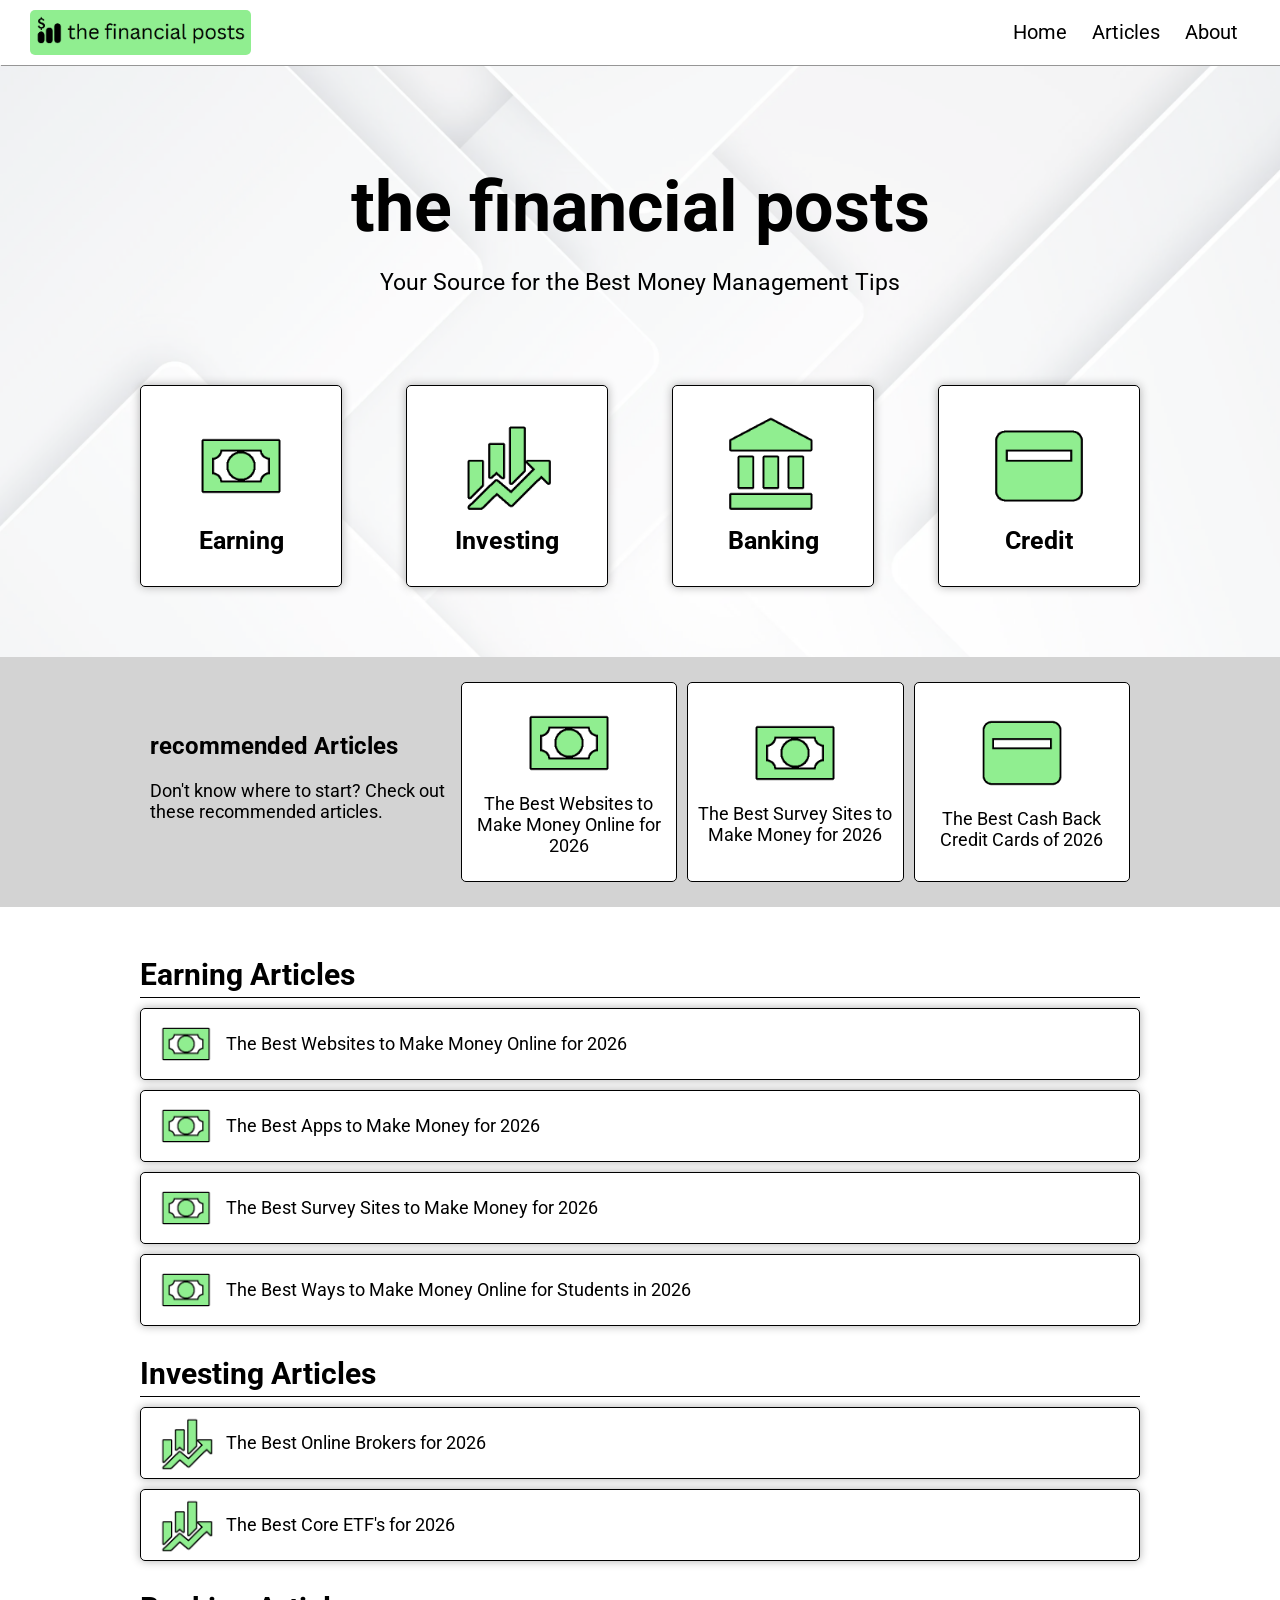
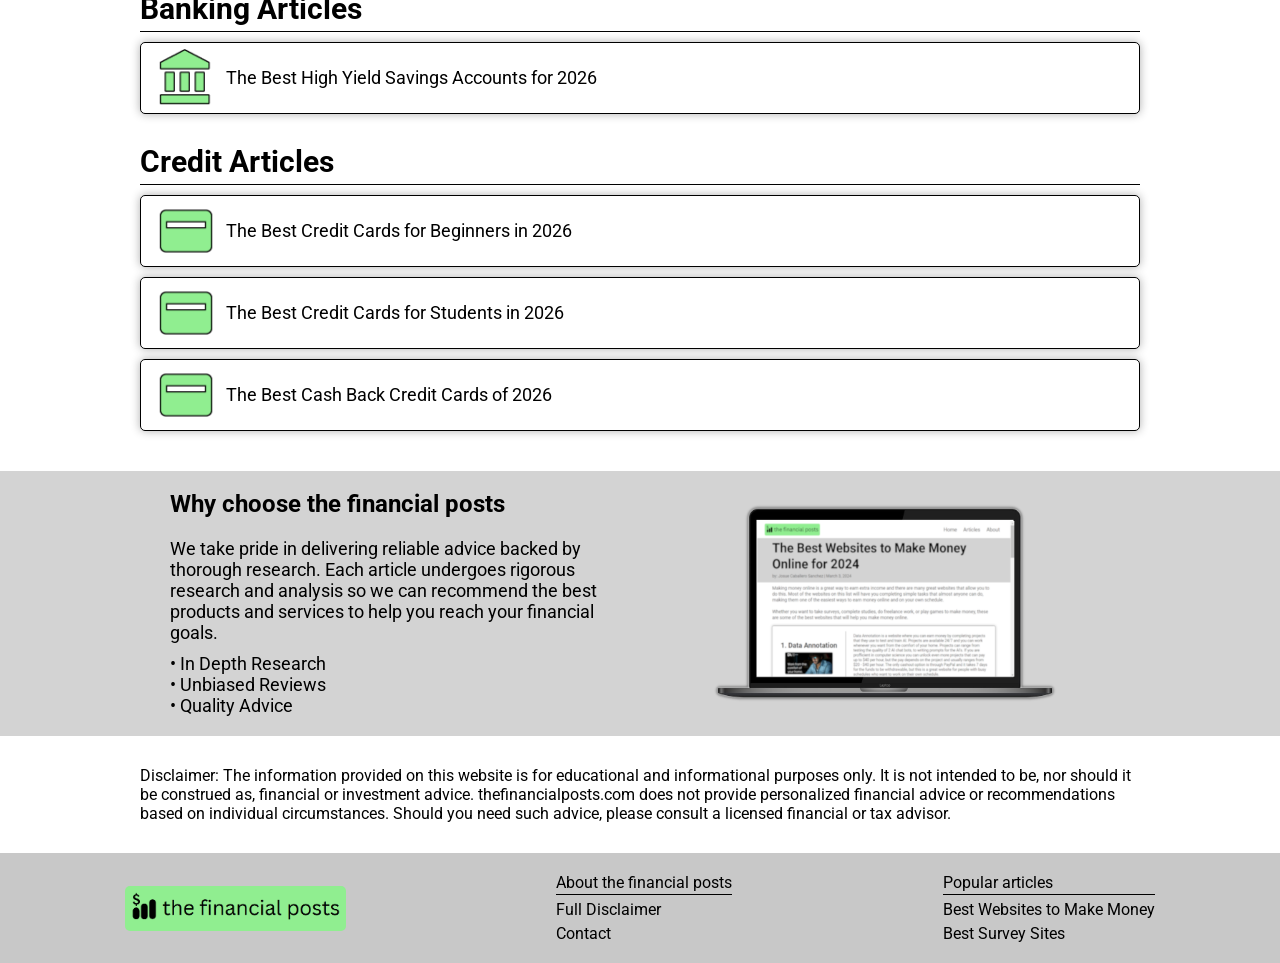
<file: index.html>
<!DOCTYPE html>
<html lang="en">
<head>
  <meta name="google-site-verification" content="AImWyW5A7ohBLLLi5suDlNXPuI41dZzipqES9kmMzKk" />
  <meta charset="UTF-8">
  <meta name="viewport" content="width=device-width, initial-scale=1.0">
  <meta name="description" content="Discover expert advice and practical tips on making money, 
  investing, banking, and more at the financial posts.">
  <title>Your Source for the Best Money Management Tips</title>

  <link rel="preconnect" href="https://fonts.googleapis.com">
  <link rel="preconnect" href="https://fonts.gstatic.com" crossorigin>
  <link href="https://fonts.googleapis.com/css2?family=Roboto:ital,wght@0,100;0,300;0,400;0,500;0,700;0,900;1,100;1,300;1,400;1,500;1,700;1,900&display=swap" rel="stylesheet">

  <link rel="stylesheet" href="index-files/styles.css">
  <script src="index-files/script.js" defer></script>

  <link rel="icon" type="image/png" href="index-files/assets/icon.png">
</head>

<body>
  <header>

    <div class="toggle-button-container">
      <a href="https://thefinancialposts.com" class="header-title"><img src="index-files/assets/logo.png" alt="logo"></a>

      <a href="#" class="header-toggle-button">
      <span class="bar"></span>
      <span class="bar"></span>
      <span class="bar"></span>
      </a>
    </div>

      <ul class="navbar-links">
        <li><a href="https://thefinancialposts.com">Home</a></li>
        <li><a href="#articles">Articles</a></li>
        <li><a href="about.html">About</a></li>
      </ul>

  </header>

  <main class="top-main">
    <h1 class="title">the financial posts</h1>
    <br>
    <h2 class="slogan">Your Source for the Best Money Management Tips</h2>

    <div class="sections-container">
      <a href="#articles" class="section-container">
        <img src="index-files/assets/cash.png" alt="cash icon">
        <p>Earning</p>
      </a>

      <a href="#investing" class="section-container">
        <img src="index-files/assets/finance.png" alt="finance icon">
        <p>Investing</p>
      </a>

      <a href="#banking" class="section-container">
        <img src="index-files/assets/bank.png" alt=" bank icon">
        <p>Banking</p>
      </a>

      <a href="#credit" class="section-container">
        <img src="index-files/assets/credit-card.png" alt="credit card icon">
        <p>Credit</p>
      </a>
    </div>
  </main>

  <div class="banner-container-2">
    <div>
      <h2 class="banner-title">recommended Articles</h2>
      <p class="banner-text">Don't know where to start? Check out these recommended articles.</p>
    </div>
    
    <div class="recommended-container">
      <a href="best-websites-to-make-money.html" class="recommended-article-container">
        <img src="index-files/assets/cash.png" alt="cash icon">
        <p>The Best Websites to Make Money Online for 2026</p>
      </a>
      <a href="best-survey-sites.html" class="recommended-article-container">
        <img src="index-files/assets/cash.png" alt="cash icon">
        <p>The Best Survey Sites to Make Money for 2026</p>
      </a>
      <a href="best-cash-back-credit-cards.html" class="recommended-article-container">
        <img class="credit-recommended" src="index-files/assets/credit-card.png" alt="credit card icon">
        <p>The Best Cash Back Credit Cards of 2026</p>
      </a>
    </div>
  </div>

  <main>
    <p id="articles" class="heading">Earning Articles</p>

    <a href="best-websites-to-make-money.html" class="article-container">
      <img src="index-files/assets/cash.png" alt="cash icon">
      <div>The Best Websites to Make Money Online for 2026</div>
    </a>
    <a href="best-apps-to-make-money.html" class="article-container">
      <img src="index-files/assets/cash.png" alt="cash icon">
      <div>The Best Apps to Make Money for 2026</div>
    </a>
    <a href="best-survey-sites.html" class="article-container">
      <img src="index-files/assets/cash.png" alt="cash icon">
      <div>The Best Survey Sites to Make Money for 2026</div>
    </a>
    <a href="best-ways-to-make-money-for-students.html" class="article-container">
      <img src="index-files/assets/cash.png" alt="cash icon">
      <div>The Best Ways to Make Money Online for Students in 2026</div>
    </a>

    <p id="investing" class="heading header-space">Investing Articles</p>
    <a href="best-brokers.html" class="article-container">
      <img src="index-files/assets/finance.png" alt="finance icon">
      <div>The Best Online Brokers for 2026</div>
    </a>
    <a href="best-core-etfs.html" class="article-container">
      <img src="index-files/assets/finance.png" alt="finance icon">
      <div>The Best Core ETF's for 2026</div>
    </a>

    <p id="banking" class="heading header-space">Banking Articles</p>
    <a href="best-high-yield-savings.html" class="article-container">
      <img src="index-files/assets/bank.png" alt="bank icon">
      <div>The Best High Yield Savings Accounts for 2026</div>
    </a>

    <p id="credit" class="heading header-space">Credit Articles</p>
    <a href="best-credit-cards-for-beginners.html" class="article-container">
      <img src="index-files/assets/credit-card.png" alt="credit card icon">
      <div>The Best Credit Cards for Beginners in 2026</div>
    </a>
    <a href="best-credit-cards-for-students.html" class="article-container">
      <img src="index-files/assets/credit-card.png" alt="credit card icon">
      <div>The Best Credit Cards for Students in 2026</div>
    </a>
    <a href="best-cash-back-credit-cards.html" class="article-container">
      <img src="index-files/assets/credit-card.png" alt="credit card icon">
      <div>The Best Cash Back Credit Cards of 2026</div>
    </a>
  </main>

  <div class="banner-container">
    <div>
      <p class="banner-title"><b>Why choose the financial posts</b></p>
      <p class="banner-text">We take pride in delivering reliable advice backed by thorough research. Each article undergoes 
        rigorous research and analysis so we can recommend the best products and services to help you 
        reach your financial goals.
      </p>
      <p>&#x2022; In Depth Research</p>
      <p>&#x2022; Unbiased Reviews</p>
      <p>&#x2022; Quality Advice</p>
    </div>

    <img src="index-files/assets/laptop-site.png" alt="laptop image">
  </div>

  <main>
    <article>
      Disclaimer: The information provided on this website is for educational and informational 
      purposes only. It is not intended to be, nor should it be construed as, financial or investment advice. 
      thefinancialposts.com does not provide personalized financial advice or recommendations 
      based on individual circumstances. Should you need such advice, please consult a licensed financial 
      or tax advisor.
    </article>
  </main>

  <footer>
    <img class="footer-logo" src="index-files/assets/logo.png" alt="logo">
    <div class="footer-container">
      <p class="footer-header">About the financial posts</p>
      <a href="disclaimer.html">Full Disclaimer</a>
      <a href="contact.html">Contact</a>
    </div>
    <div class="footer-container">
      <p class="footer-header">Popular articles</p>
      <a href="best-websites-to-make-money.html">Best Websites to Make Money</a>
      <a href="best-survey-sites.html">Best Survey Sites</a>
    </div>
  </footer>

</body>

</html>
</file>
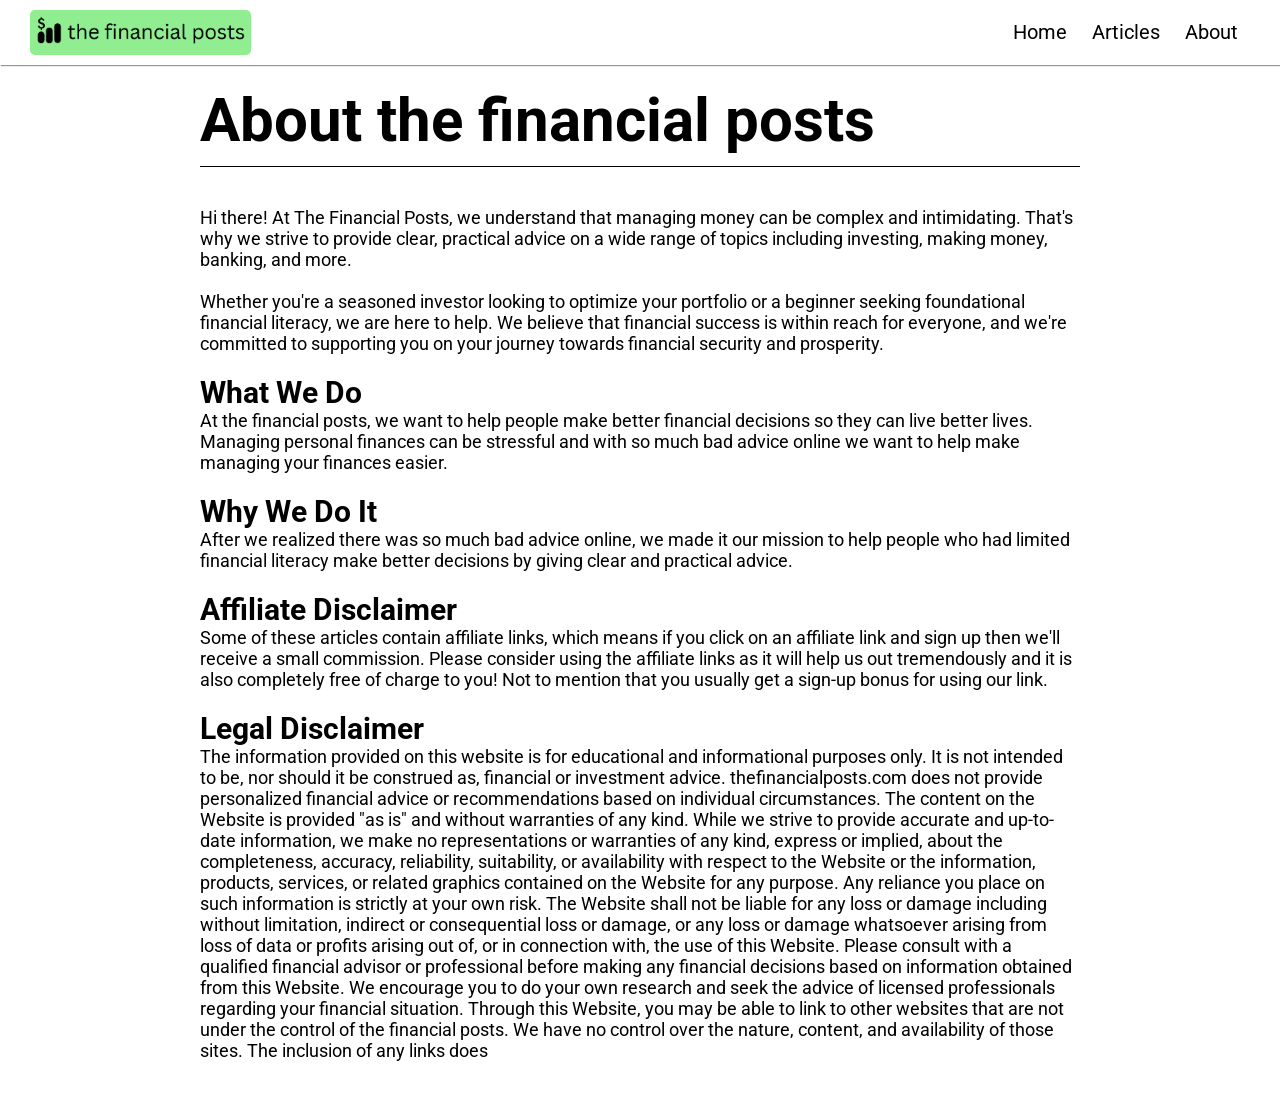
<file: about.html>
<!DOCTYPE html>
<html lang="en">
<head>
  <meta charset="UTF-8">
  <meta name="viewport" content="width=device-width, initial-scale=1.0">
  <title>About The Financial Posts</title>
  <meta name="description" content="Learn all about the financial posts!">

  <link rel="preconnect" href="https://fonts.googleapis.com">
  <link rel="preconnect" href="https://fonts.gstatic.com" crossorigin>
  <link href="https://fonts.googleapis.com/css2?family=Roboto:ital,wght@0,100;0,300;0,400;0,500;0,700;0,900;1,100;1,300;1,400;1,500;1,700;1,900&display=swap" rel="stylesheet">

  <link rel="stylesheet" href="about-files/styles.css">
  <script src="about-files/script.js" defer></script>

  <link rel="icon" type="image/png" href="about-files/assets/icon.png">
</head>

<body>
  <header>

    <div class="toggle-button-container">
      <a href="https://thefinancialposts.com" class="header-title"><img src="about-files/assets/logo.png" alt="logo"></a>

      <a href="#" class="header-toggle-button">
      <span class="bar"></span>
      <span class="bar"></span>
      <span class="bar"></span>
      </a>
    </div>

      <ul class="navbar-links">
        <li><a href="https://thefinancialposts.com">Home</a></li>
        <li><a href="https://thefinancialposts.com#articles">Articles</a></li>
        <li><a href="about.html">About</a></li>
      </ul>

  </header>

  <main>
    <h1 class="title">About the financial posts</h1>

    <article class="main-article">
      <div>
        Hi there! At The Financial Posts, we understand that managing money can be complex and intimidating. 
        That's why we strive to provide clear, practical advice on a wide range of topics including investing, 
        making money, banking, and more.
      </div>
      <br>
      <div>
        Whether you're a seasoned investor looking to optimize your portfolio or a beginner seeking foundational 
        financial literacy, we are here to help. We believe that 
        financial success is within reach for everyone, and we're committed to supporting you on your journey 
        towards financial security and prosperity. 
      </div>
      <br>

      <p class="heading">What We Do</p>
      <div>
        At the financial posts, we want to help people make better financial decisions so they can live better lives. 
        Managing personal finances can be stressful and with so much bad advice online we want to help make managing 
        your finances easier.
      </div>

      <br>
      <p class="heading">Why We Do It</p>
      <div>
        After we realized there was so much bad advice online, we made it our mission to help 
        people who had limited financial literacy make better decisions by giving clear and practical advice.
      </div>

      <br>
      <p class="heading">Affiliate Disclaimer</p>
      <div>
        Some of these articles contain affiliate links, which means if you click on an affiliate link and sign up then 
        we'll receive a small commission. Please consider using the affiliate links as it will help us out 
        tremendously and it is also completely free of charge to you! Not to mention that you usually get a 
        sign-up bonus for using our link. 
      </div>

      <br>
      <p class="heading">Legal Disclaimer</p>
      <div>
        The information provided on this website is for educational and informational purposes only. 
        It is not intended to be, nor should it be construed as, financial or investment advice. 
        thefinancialposts.com does not provide personalized financial advice or recommendations based on 
        individual circumstances. 
        The content on the Website is provided "as is" and without warranties of any kind. 
        While we strive to provide accurate and up-to-date information, we make no representations or 
        warranties of any kind, express or implied, about the completeness, accuracy, reliability, 
        suitability, or availability with respect to the Website or the information, products, services, or 
        related graphics contained on the Website for any purpose. Any reliance you place on such information is strictly at your own risk. The Website shall not be liable for any loss or damage including without limitation, indirect or consequential loss or damage, or any loss or damage whatsoever arising from loss of data or profits arising out of, or in connection with, the use of this Website.

        Please consult with a qualified financial advisor or professional before making any financial decisions based on information obtained from this Website. We encourage you to do your own research and seek the advice of licensed professionals regarding your financial situation.
        
        Through this Website, you may be able to link to other websites that are not under the control of the financial posts. We have no control over the nature, content, and availability of those sites. The inclusion of any links does
      </div>
      
    </article>

  </main>

</body>

</html>
</file>
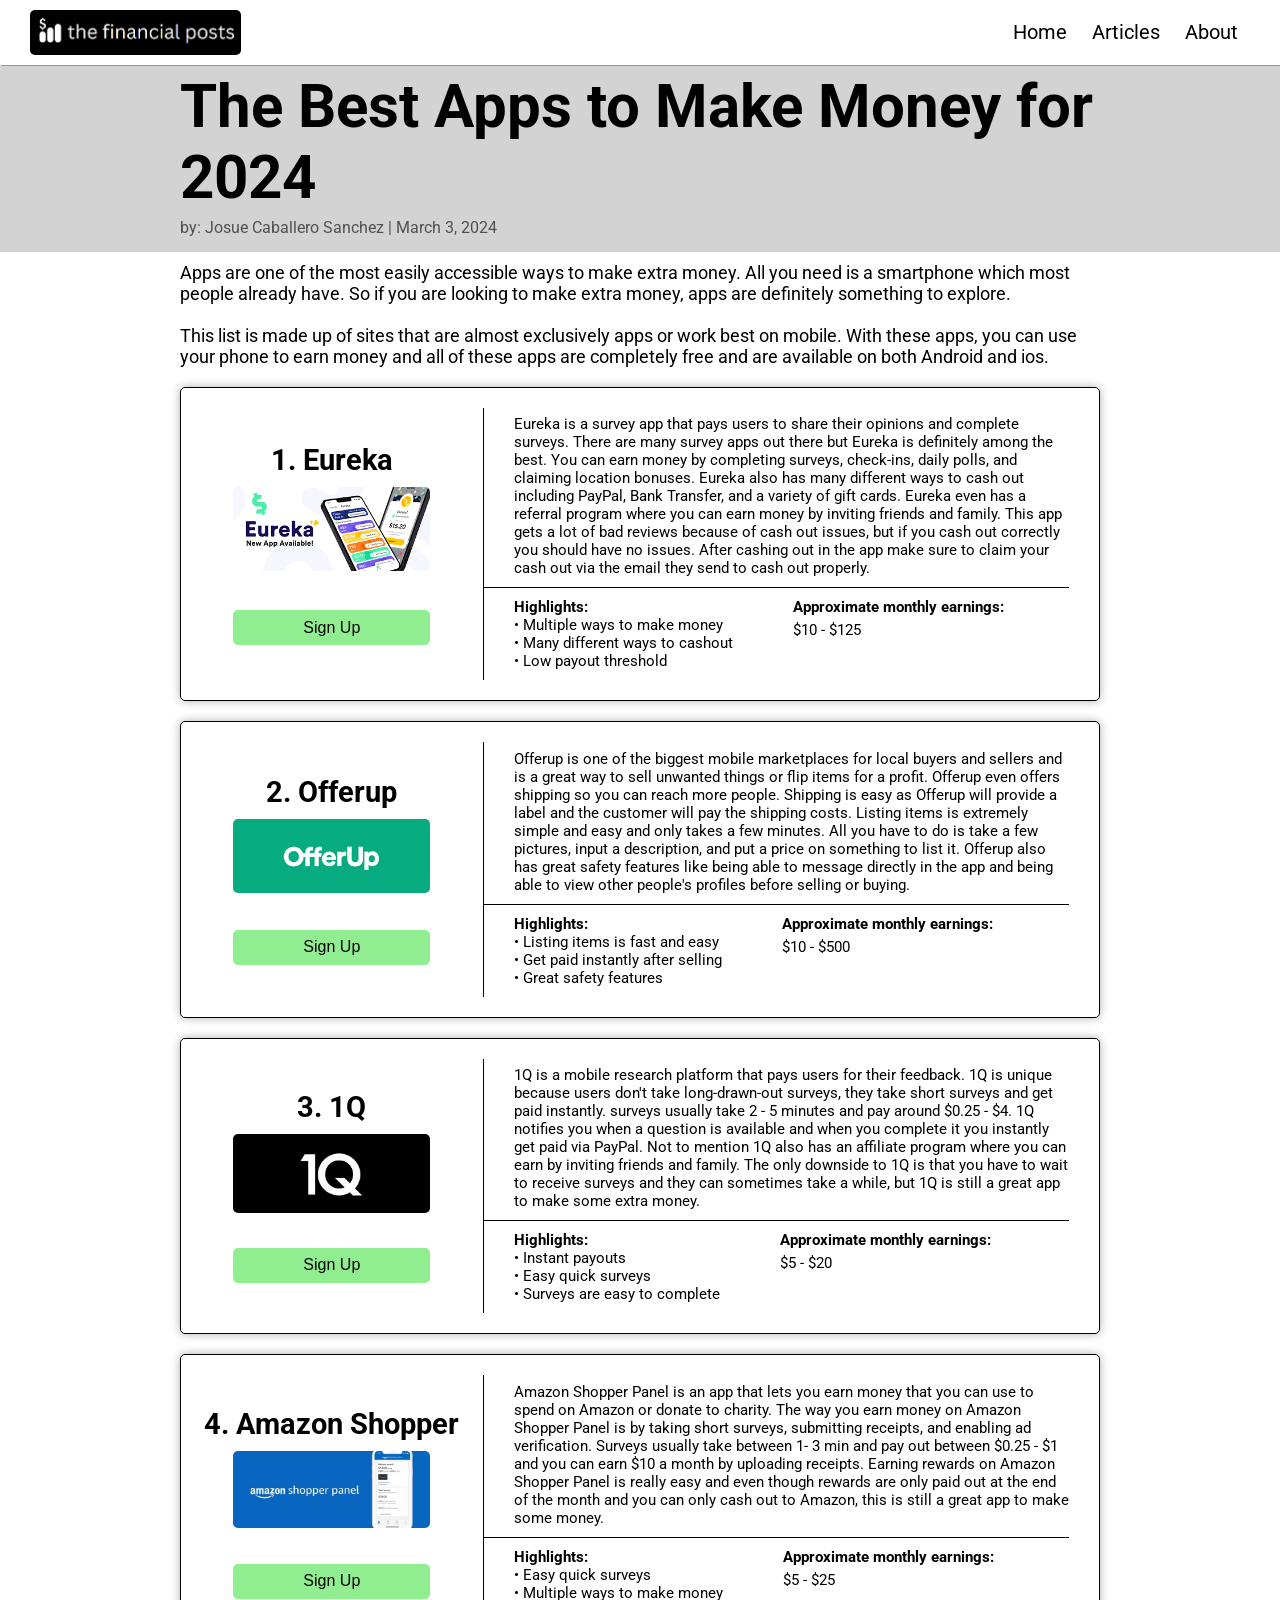
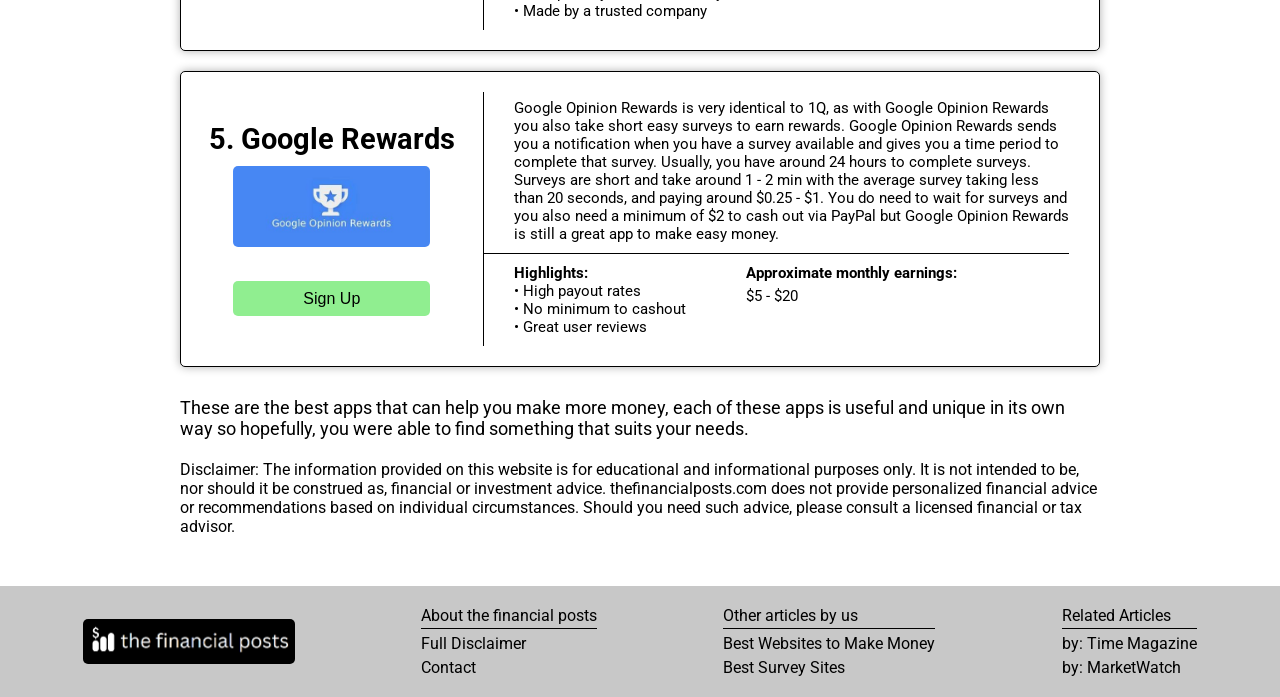
<file: best-apps-to-make-money.html>
<!DOCTYPE html>
<html lang="en">
<head>
  <meta charset="UTF-8">
  <meta name="viewport" content="width=device-width, initial-scale=1.0">
  <meta name="description" content="There are a lot of different apps to make money. Find out which 
  apps are the best!">
  <title>The Best Apps to Make Money for 2024 | The Financial Posts</title>

  <link rel="preconnect" href="https://fonts.googleapis.com">
  <link rel="preconnect" href="https://fonts.gstatic.com" crossorigin>
  <link href="https://fonts.googleapis.com/css2?family=Roboto:ital,wght@0,100;0,300;0,400;0,500;0,700;0,900;1,100;1,300;1,400;1,500;1,700;1,900&display=swap" rel="stylesheet">

  <link rel="stylesheet" href="best-websites-to-make-money-files/styles.css">
  <script src="best-websites-to-make-money-files/script.js" defer></script>

  <link rel="icon" type="image/png" href="best-websites-to-make-money-files/assets/icon.png">
</head>

<body>
  <header>

    <div class="toggle-button-container">
      <a href="https://thefinancialposts.com" class="header-title"><img src="best-websites-to-make-money-files/assets/logo.png" alt="logo"></a>

      <a href="#" class="header-toggle-button">
      <span class="bar"></span>
      <span class="bar"></span>
      <span class="bar"></span>
      </a>
    </div>

      <ul class="navbar-links">
        <li><a href="https://thefinancialposts.com">Home</a></li>
        <li><a href="https://thefinancialposts.com#articles">Articles</a></li>
        <li><a href="about.html">About</a></li>
      </ul>
  </header>

  <div class="title-container">
    <h1 class="title">The Best Apps to Make Money for 2024</h1>
    <p class="website-info">by: Josue Caballero Sanchez | March 3, 2024</p>
  </div>

  <main>
    
    <article class="main-article">
      <div>
        Apps are one of the most easily accessible ways to make extra money. All you need is a smartphone which
        most people already have. So if you are looking to make extra money, apps are definitely something to explore.
      </div>
      <br>
      <div>
        This list is made up of sites that are almost exclusively apps or work best on mobile. 
        With these apps, you can use your phone to earn money and all of these apps are completely free 
        and are available on both Android and ios.
      </div>
    </article>

    <div class="item-container">
      <div class="item-name-container">
        <div>
          <h2 class="item-name">1. Eureka</h2>
          <img class="freecash-img" src="best-websites-to-make-money-files/assets/eureka.PNG" alt="Eureka banner">
        </div>
        
        <form action="https://eurekasurveys.page.link/4UXYKYBnjHNaEAeY7" method="get" target="_blank">
          <button type="submit">Sign Up</button>
        </form>
      </div>

      <div class="item-description-container">
        <div class="item-description">Eureka is a survey app that pays users to share their opinions and complete surveys. There are many survey 
          apps out there but Eureka is definitely among the best. You can earn money by completing surveys, check-ins, daily polls,  
          and claiming location bonuses. Eureka also has many different ways to cash out including PayPal, Bank Transfer, and a variety of gift cards.
          Eureka even has a referral program where you can earn money by inviting 
          friends and family. This app gets a lot of bad reviews because of cash out issues, but if you cash out 
          correctly you should have no issues. After cashing out in the app make sure to claim your cash out via 
          the email they send to cash out properly.
        </div>

        <div class="pros-cons-container">
          <div class="pros">
            <p><b>Highlights:</b></p>
            <p>&#x2022; Multiple ways to make money</p>
            <p>&#x2022; Many different ways to cashout</p>
            <p>&#x2022; Low payout threshold</p>
          </div>

          <div class="approximation">
            <p><b>Approximate monthly earnings:</b></p>
            <p class="approx-space">$10 - $125</p>
          </div>
        </div>
      </div>
      
    </div>

    <div class="item-container">
      <div class="item-name-container">
        <div>
          <h2 class="item-name">2. Offerup</h2>
          <img class="freecash-img" src="best-websites-to-make-money-files/assets/offerup.PNG" alt="Offerup banner">
        </div>
        
        <form action="https://about.offerup.com/install-now/" method="get" target="_blank">
          <button type="submit">Sign Up</button>
        </form>
      </div>

      <div class="item-description-container">
        <div class="item-description">Offerup is one of the biggest mobile marketplaces for local buyers and 
          sellers and is a great way to sell unwanted things or flip items for a profit. Offerup even 
          offers shipping so you can reach more people. Shipping is easy as Offerup will provide a 
          label and the customer will pay the shipping costs. Listing items is extremely simple and easy and only takes
          a few minutes. All you have to do is take a few pictures, input a description, and put a price on 
          something to list it. Offerup also has great safety features like being able to message directly in 
          the app and being able to view other people's profiles before selling or buying.
        </div>

        <div class="pros-cons-container">
          <div class="pros">
            <p><b>Highlights:</b></p>
            <p>&#x2022; Listing items is fast and easy</p>
            <p>&#x2022; Get paid instantly after selling</p>
            <p>&#x2022; Great safety features</p>
          </div>

          <div class="approximation">
            <p><b>Approximate monthly earnings:</b></p>
            <p class="approx-space">$10 - $500</p>
          </div>
        </div>
      </div>
      
    </div>

    <div class="item-container">
      <div class="item-name-container">
        <div>
          <h2 class="item-name">3. 1Q</h2>
          <img src="best-websites-to-make-money-files/assets/1q.PNG" alt="1Q banner">
        </div>
        <form action="https://site.1q.com/answer/" method="get" target="_blank">
          <button type="submit">Sign Up</button>
        </form>
      </div>

      <div class="item-description-container">
        <div class="item-description">
          1Q is a mobile research platform that pays users for their feedback. 1Q is unique because users don't take long-drawn-out 
         surveys, they take short surveys and get paid instantly. surveys usually take 2 - 5 minutes and pay around 
        $0.25 - $4. 1Q notifies you when a question is available and when you complete it you instantly get paid via PayPal.
        Not to mention 1Q also has an affiliate program where you can earn by inviting friends and family. The only downside to 1Q is that you have to wait to receive 
        surveys and they can sometimes take a while, but 1Q is still a great app to make some extra money.
        </div>

        <div class="pros-cons-container">
          <div class="pros">
            <p><b>Highlights:</b></p>
            <p>&#x2022; Instant payouts</p>
            <p>&#x2022; Easy quick surveys</p>
            <p>&#x2022; Surveys are easy to complete</p>
          </div>

          <div class="approximation">
            <p><b>Approximate monthly earnings:</b></p>
            <p class="approx-space">$5 - $20</p>
          </div>
        </div>
      </div>
      
    </div>

    <div class="item-container">
      <div class="item-name-container">
        <div>
          <h2 class="item-name">4. Amazon Shopper</h2>
          <img src="best-websites-to-make-money-files/assets/amazon.JPG" alt="Amazon Shopper Panel banner">
        </div>
        <form action="https://panel.amazon.com/" method="get" target="_blank">
          <button type="submit">Sign Up</button>
        </form>
      </div>

      <div class="item-description-container">
        <div class="item-description">
          Amazon Shopper Panel is an app that lets you earn money that you can use to spend on Amazon or
          donate to charity. The way you earn money on Amazon Shopper Panel is by taking short surveys, submitting
          receipts, and enabling ad verification. Surveys usually take between 1- 3 min and pay out 
          between $0.25 - $1 and you can earn $10 a month by uploading receipts. Earning rewards on Amazon Shopper 
          Panel is really easy and even though rewards are only paid out at the end of the month and you can 
          only cash out to Amazon, this 
          is still a great app to make some money.
        </div>

        <div class="pros-cons-container">
          <div class="pros">
            <p><b>Highlights:</b></p>
            <p>&#x2022; Easy quick surveys</p>
            <p>&#x2022; Multiple ways to make money</p>
            <p>&#x2022; Made by a trusted company</p>
          </div>

          <div class="approximation">
            <p><b>Approximate monthly earnings:</b></p>
            <p class="approx-space">$5 - $25</p>
          </div>
        </div>
      </div>
      
    </div>

    <div class="item-container">
      <div class="item-name-container">
        <div>
          <h2 class="item-name">5. Google Rewards</h2>
          <img src="best-websites-to-make-money-files/assets/google.JPG" alt="Google Opinion Rewards banner">
        </div>
        <form action="https://surveys.google.com/google-opinion-rewards/" method="get" target="_blank">
          <button type="submit">Sign Up</button>
        </form>
      </div>

      <div class="item-description-container">
        <div class="item-description">
          Google Opinion Rewards is very identical to 1Q, as with Google Opinion Rewards you also take short 
          easy surveys to earn rewards. Google Opinion Rewards sends you a notification when you have a survey available and 
          gives you a time period to complete that survey. Usually, you have around 24 hours to 
          complete surveys. Surveys are short and take around 1 - 2 min with the 
          average survey taking less than 20 seconds, and 
          paying around $0.25 - $1. You do need to wait for surveys and you also need a minimum of $2 to cash out 
          via PayPal but Google Opinion Rewards is 
          still a great app to make easy money.
        </div>

        <div class="pros-cons-container">
          <div class="pros">
            <p><b>Highlights:</b></p>
            <p>&#x2022; High payout rates</p>
            <p>&#x2022; No minimum to cashout</p>
            <p>&#x2022; Great user reviews</p>
          </div>

          <div class="approximation">
            <p><b>Approximate monthly earnings:</b></p>
            <p class="approx-space">$5 - $20</p>
          </div>
        </div>
      </div>
      
    </div>

    <article class="ending-article" >
      <p>
        These are the best apps that can help you make more money, each of these apps is 
        useful and unique in its own way so hopefully, you were able to find something that suits your needs.
      </p>
      <br>
      <p class="disclaimer">
        Disclaimer: The information provided on this website is for educational and informational purposes only. 
        It is not intended to be, nor should it be construed as, financial or investment advice. 
        thefinancialposts.com does not provide personalized financial advice or recommendations based on 
        individual circumstances. Should you need such advice, please consult a licensed financial or tax 
        advisor.
      </p>
    </article>
  </main>

  <footer>
    <img class="footer-logo" src="best-websites-to-make-money-files/assets/logo.png" alt="logo">
    <div class="footer-container">
      <p class="footer-header">About the financial posts</p>
      <a href="disclaimer.html">Full Disclaimer</a>
      <a href="contact.html">Contact</a>
    </div>
    <div class="footer-container">
      <p class="footer-header">Other articles by us</p>
      <a href="best-websites-to-make-money.html">Best Websites to Make Money</a>
      <a href="best-survey-sites.html">Best Survey Sites</a>
    </div>
    <div class="footer-container related-articles">
      <p class="footer-header">Related Articles</p>
      <a target="_blank" href="https://time.com/personal-finance/article/best-money-making-apps/">by: Time Magazine</a>
      <a target="_blank" href="https://www.marketwatch.com/guides/banking/apps-you-can-make-money-on/">by: MarketWatch</a>
    </div>
  </footer>

</body>

</html>
</file>
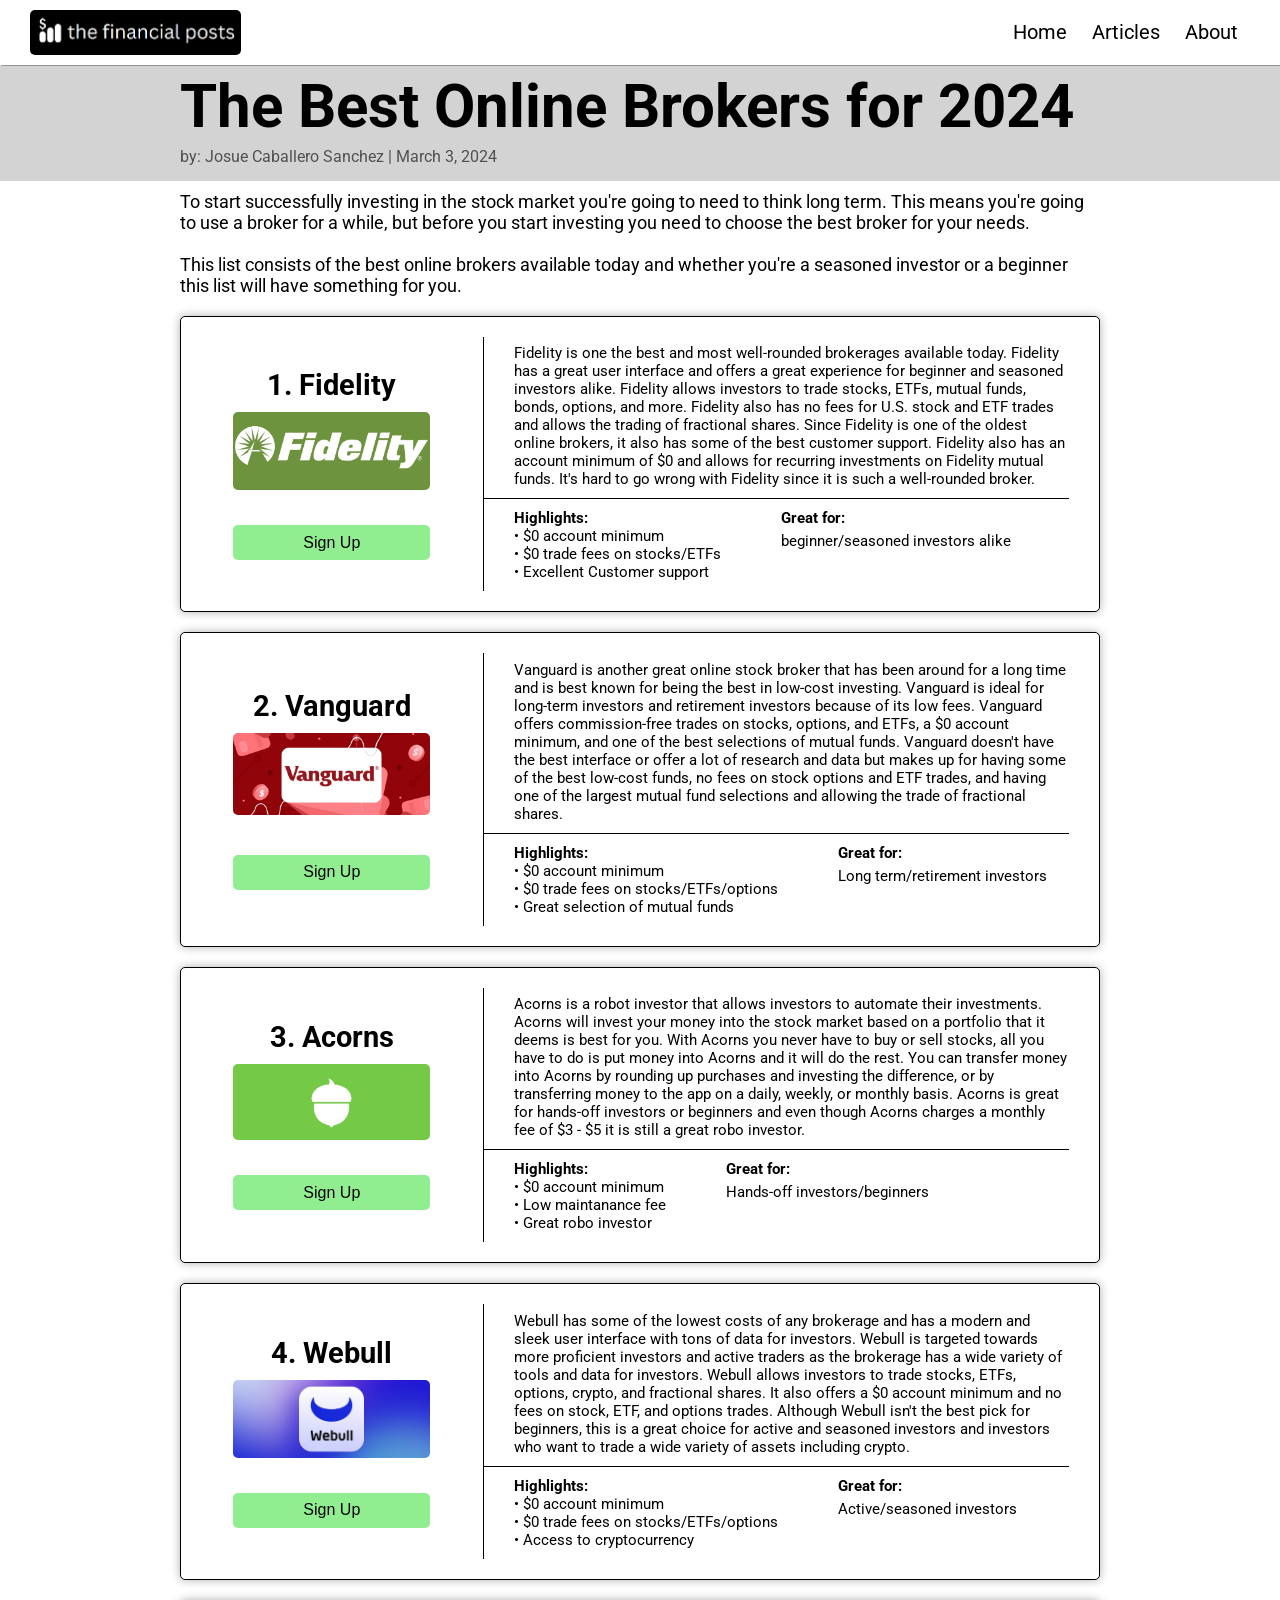
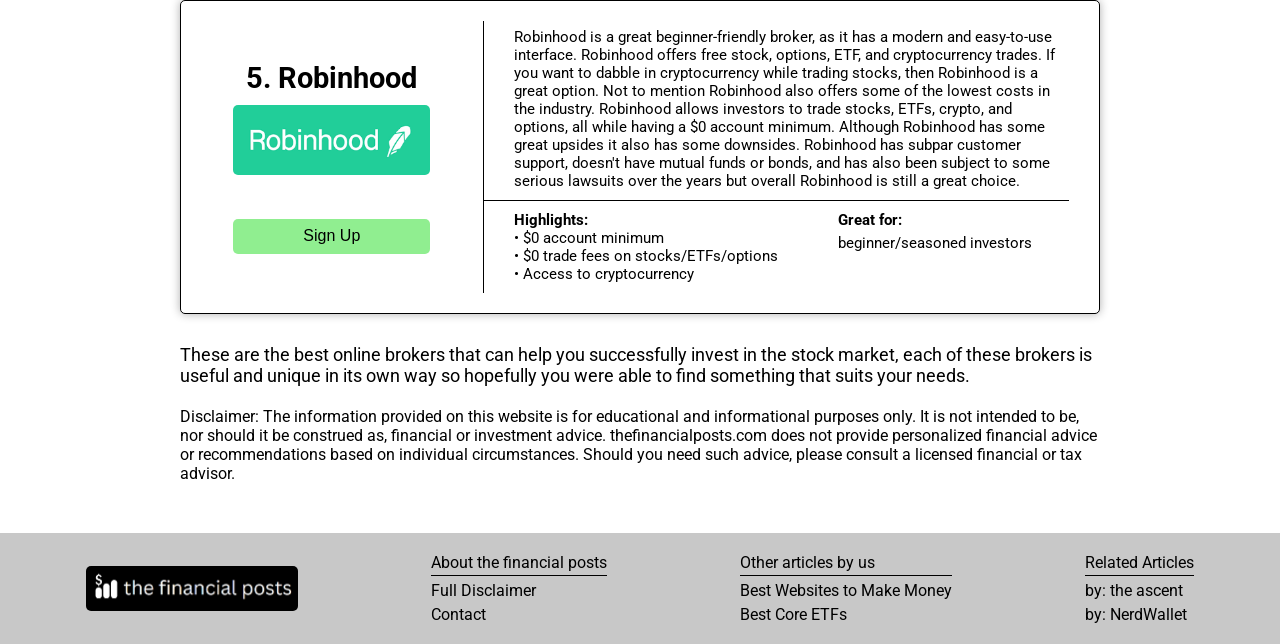
<file: best-brokers.html>
<!DOCTYPE html>
<html lang="en">
<head>
  <meta charset="UTF-8">
  <meta name="viewport" content="width=device-width, initial-scale=1.0">
  <meta name="description" content="There are a lot of great online stock brokers, find out which 
  ones are the best!">
  <title>The Best Online Brokers for 2024 | The Financial Posts</title>

  <link rel="preconnect" href="https://fonts.googleapis.com">
  <link rel="preconnect" href="https://fonts.gstatic.com" crossorigin>
  <link href="https://fonts.googleapis.com/css2?family=Roboto:ital,wght@0,100;0,300;0,400;0,500;0,700;0,900;1,100;1,300;1,400;1,500;1,700;1,900&display=swap" rel="stylesheet">

  <link rel="stylesheet" href="best-websites-to-make-money-files/styles.css">
  <script src="best-websites-to-make-money-files/script.js" defer></script>

  <link rel="icon" type="image/png" href="best-websites-to-make-money-files/assets/icon.png">
</head>

<body>
  <header>

    <div class="toggle-button-container">
      <a href="https://thefinancialposts.com" class="header-title"><img src="best-websites-to-make-money-files/assets/logo.png" alt="logo"></a>

      <a href="#" class="header-toggle-button">
      <span class="bar"></span>
      <span class="bar"></span>
      <span class="bar"></span>
      </a>
    </div>

      <ul class="navbar-links">
        <li><a href="https://thefinancialposts.com">Home</a></li>
        <li><a href="https://thefinancialposts.com#articles">Articles</a></li>
        <li><a href="about.html">About</a></li>
      </ul>
  </header>

  <div class="title-container">
    <h1 class="title">The Best Online Brokers for 2024</h1>
    <p class="website-info">by: Josue Caballero Sanchez | March 3, 2024</p>
  </div>

  <main>
    
    <article class="main-article">
      <div>
        To start successfully investing in the stock market you're going to need to think long term. 
        This means you're going to use a broker for a while, but before you start investing you need to 
        choose the best broker for your needs.
      </div>
      <br>
      <div>
        This list consists of the best online brokers available today and whether you're a seasoned investor or 
        a beginner this list will have something for you.
      </div>
    </article>

    <div class="item-container">
      <div class="item-name-container">
        <div>
          <h2 class="item-name">1. Fidelity</h2>
          <img class="freecash-img" src="best-websites-to-make-money-files/assets/fidelity.jpeg" alt="Fidelity banner">
        </div>
        
        <form action="https://www.fidelity.com/open-account/join-fidelity-investments?s_tnt=174374%3A1%3A0&adobe_mc_sdid=SDID%3D7F66FC48B884981F-3F94903CBE7A211B%7CMCORGID%3DEDCF01AC512D2B770A490D4C%40AdobeOrg%7CTS%3D1715563558&adobe_mc_ref=https%3A%2F%2Fwww.fidelity.com%2F" method="get" target="_blank">
          <button type="submit">Sign Up</button>
        </form>
      </div>

      <div class="item-description-container">
        <div class="item-description">Fidelity is one the best and most well-rounded brokerages available today. 
          Fidelity has a great user interface and offers a great experience for beginner and seasoned investors 
          alike. Fidelity allows investors to trade stocks, ETFs, mutual funds, bonds, options, and more. 
          Fidelity also has no fees for U.S. stock and ETF trades and allows the trading of fractional shares. 
          Since Fidelity is one of the oldest online brokers, it also has some of the best customer support. 
          Fidelity also has an account minimum of $0 and allows for recurring investments on Fidelity mutual funds. 
          It's hard to go wrong with Fidelity since it is such a well-rounded broker.
        </div>

        <div class="pros-cons-container">
          <div class="pros">
            <p><b>Highlights:</b></p>
            <p>&#x2022; $0 account minimum</p>
            <p>&#x2022; $0 trade fees on stocks/ETFs</p>
            <p>&#x2022; Excellent Customer support</p>
          </div>

          <div class="approximation">
            <p><b>Great for:</b></p>
            <p class="approx-space">beginner/seasoned investors alike</p>
          </div>
        </div>
      </div>
      
    </div>

    <div class="item-container">
      <div class="item-name-container">
        <div>
          <h2 class="item-name">2. Vanguard</h2>
          <img class="freecash-img" src="best-websites-to-make-money-files/assets/vanguard.png" alt="Vanguard banner">
        </div>
        
        <form action="https://personal1.vanguard.com/mmx-move-money/registration-check" method="get" target="_blank">
          <button type="submit">Sign Up</button>
        </form>
      </div>

      <div class="item-description-container">
        <div class="item-description">Vanguard is another great online stock broker that has been around for a 
          long time and is best known for being the best in low-cost investing. Vanguard is ideal for long-term 
          investors and retirement investors because of its low fees. Vanguard offers commission-free trades on 
          stocks, options, and ETFs, a $0 account minimum, and one of the best selections of mutual funds.
          Vanguard doesn't have the best interface or offer a lot of research and data but makes up 
          for having some of the best low-cost funds, no fees 
          on stock options and ETF trades, and having one of the largest mutual fund selections and allowing 
          the trade of fractional shares.
        </div>

        <div class="pros-cons-container">
          <div class="pros">
            <p><b>Highlights:</b></p>
            <p>&#x2022; $0 account minimum</p>
            <p>&#x2022; $0 trade fees on stocks/ETFs/options</p>
            <p>&#x2022; Great selection of mutual funds</p>
          </div>

          <div class="approximation">
            <p><b>Great for:</b></p>
            <p class="approx-space">Long term/retirement investors</p>
          </div>
        </div>
      </div>
      
    </div>

    <div class="item-container">
      <div class="item-name-container">
        <div>
          <h2 class="item-name">3. Acorns</h2>
          <img src="best-websites-to-make-money-files/assets/acorns.png" alt="Acorns banner">
        </div>
        <form action="https://www.acorns.com/?s1=google&campaign={CampaignName}&keyword=invest&utm_term=paidmedia&gad_source=1&gclid=Cj0KCQjw3ZayBhDRARIsAPWzx8rzUBdsaO5LRZ8bO5vSWMaa7xAMPTjlROm6a5USdseYoaF9VHgyCKQaAsjOEALw_wcB" method="get" target="_blank">
          <button type="submit">Sign Up</button>
        </form>
      </div>

      <div class="item-description-container">
        <div class="item-description">
          Acorns is a robot investor that allows investors to automate their investments. Acorns will invest 
          your money into the stock market based on a portfolio that it deems is best for you. With Acorns you 
          never have to buy or sell stocks, all you have to do is put money into Acorns and it will do the 
          rest. You can transfer money into Acorns by rounding up purchases and investing the difference, or by 
          transferring money to the app on a daily, weekly, or monthly basis. Acorns is great for hands-off 
          investors or beginners and even though Acorns charges a monthly fee of $3 - $5 it is still a great robo 
          investor. 
        </div>

        <div class="pros-cons-container">
          <div class="pros">
            <p><b>Highlights:</b></p>
            <p>&#x2022; $0 account minimum</p>
            <p>&#x2022; Low maintanance fee</p>
            <p>&#x2022; Great robo investor</p>
          </div>

          <div class="approximation">
            <p><b>Great for:</b></p>
            <p class="approx-space">Hands-off investors/beginners</p>
          </div>
        </div>
      </div>
      
    </div>

    <div class="item-container">
      <div class="item-name-container">
        <div>
          <h2 class="item-name">4. Webull</h2>
          <img src="best-websites-to-make-money-files/assets/webull.jpg" alt="Webull banner">
        </div>
        <form action="https://a.webull.com/Tfjte7HRvZQsy8sokC" method="get" target="_blank">
          <button type="submit">Sign Up</button>
        </form>
      </div>

      <div class="item-description-container">
        <div class="item-description">
          Webull has some of the lowest costs of any brokerage and has a modern and sleek user interface with 
          tons of data for investors. Webull is targeted towards more proficient investors and active traders 
          as the brokerage has a wide variety of tools  and data for investors. Webull allows investors 
          to trade stocks, ETFs, options, crypto, and fractional shares. It also offers a $0 account minimum 
          and no fees on stock, ETF, and options trades. Although Webull isn't the best 
          pick for beginners, this is a great choice for active and seasoned investors and investors who 
          want to trade a wide variety of assets including crypto.
        </div>

        <div class="pros-cons-container">
          <div class="pros">
            <p><b>Highlights:</b></p>
            <p>&#x2022; $0 account minimum</p>
            <p>&#x2022; $0 trade fees on stocks/ETFs/options</p>
            <p>&#x2022; Access to cryptocurrency</p>
          </div>

          <div class="approximation">
            <p><b>Great for:</b></p>
            <p class="approx-space">Active/seasoned investors</p>
          </div>
        </div>
      </div>
      
    </div>

    <div class="item-container">
      <div class="item-name-container">
        <div>
          <h2 class="item-name">5. Robinhood</h2>
          <img src="best-websites-to-make-money-files/assets/robinhood.png" alt="Robinhood banner">
        </div>
        <form action="https://robinhood.com/us/en/" method="get" target="_blank">
          <button type="submit">Sign Up</button>
        </form>
      </div>

      <div class="item-description-container">
        <div class="item-description">
          Robinhood is a great beginner-friendly broker, as it has a modern and easy-to-use interface. Robinhood 
          offers free stock, options, ETF, and cryptocurrency trades. If you want to dabble in cryptocurrency 
          while trading stocks, then Robinhood is a great option. Not to mention Robinhood also offers some 
          of the lowest costs in the industry. Robinhood allows investors to trade stocks, ETFs, crypto, and options, 
          all while having a $0 account minimum. Although Robinhood has some great upsides it also has some 
          downsides. Robinhood has subpar customer support, doesn't have mutual funds or bonds, and has also 
          been subject to some serious lawsuits over the years but overall Robinhood is still a great choice.
        </div>

        <div class="pros-cons-container">
          <div class="pros">
            <p><b>Highlights:</b></p>
            <p>&#x2022; $0 account minimum</p>
            <p>&#x2022; $0 trade fees on stocks/ETFs/options</p>
            <p>&#x2022; Access to cryptocurrency</p>
          </div>

          <div class="approximation">
            <p><b>Great for:</b></p>
            <p class="approx-space">beginner/seasoned investors</p>
          </div>
        </div>
      </div>
      
    </div>

    <article class="ending-article" >
      <p>
        These are the best online brokers that can help you successfully invest in the stock market, each of these brokers is 
        useful and unique in its own way so hopefully you were able to find something that suits your needs.
      </p>
      <br>
      <p class="disclaimer">
        Disclaimer: The information provided on this website is for educational and informational purposes only. 
        It is not intended to be, nor should it be construed as, financial or investment advice. 
        thefinancialposts.com does not provide personalized financial advice or recommendations based on 
        individual circumstances. Should you need such advice, please consult a licensed financial or tax 
        advisor.
      </p>
    </article>
  </main>

  <footer>
    <img class="footer-logo" src="best-websites-to-make-money-files/assets/logo.png" alt="logo">
    <div class="footer-container">
      <p class="footer-header">About the financial posts</p>
      <a href="disclaimer.html">Full Disclaimer</a>
      <a href="contact.html">Contact</a>
    </div>
    <div class="footer-container">
      <p class="footer-header">Other articles by us</p>
      <a href="best-websites-to-make-money.html">Best Websites to Make Money</a>
      <a href="best-core-etfs.html">Best Core ETFs</a>
    </div>
    <div class="footer-container related-articles">
      <p class="footer-header">Related Articles</p>
      <a target="_blank" href="https://www.fool.com/the-ascent/buying-stocks/landing/top-online-stock-brokers-for-you/?publisher=ta-brok-co-adw-na-brokerage-1-na-na&campaign_group=596324065674&gad=1&gclid=Cj0KCQjwiIOmBhDjARIsAP6YhSUj_7Cm4aEGoPq5nCZKbni9vII88tHKIFELaT3mjnOzdDAQXk9OIBEaAqPWEALw_wcB">by: the ascent</a>
      <a target="_blank" href="https://www.nerdwallet.com/m/investing/compare-online-brokers-for-day-trading?bucket_id=Primary+LP&gad_source=1&gclid=CjwKCAjw0YGyBhByEiwAQmBEWj4W7E6PChSvszwyf5kVyamjPiAzPlkT9RrwY-yepWZtfsOx0pvOKxoCyEoQAvD_BwE&gclsrc=aw.ds&mktg_body=2989&mktg_hline=19335&mktg_place=kwd-297546393501&model_execution_id=AC8E333D-75BB-4F23-8CF1-B2B38882F9B9&nw_campaign_id=1547470&utm_campaign=in_mktg_paid_020724_daytrading_lower-funnel_broad_desktop&utm_content=ta&utm_medium=cpc&utm_source=goog&utm_term=best+broker+for+day+trading">by: NerdWallet</a>
    </div>
  </footer>

</body>

</html>
</file>
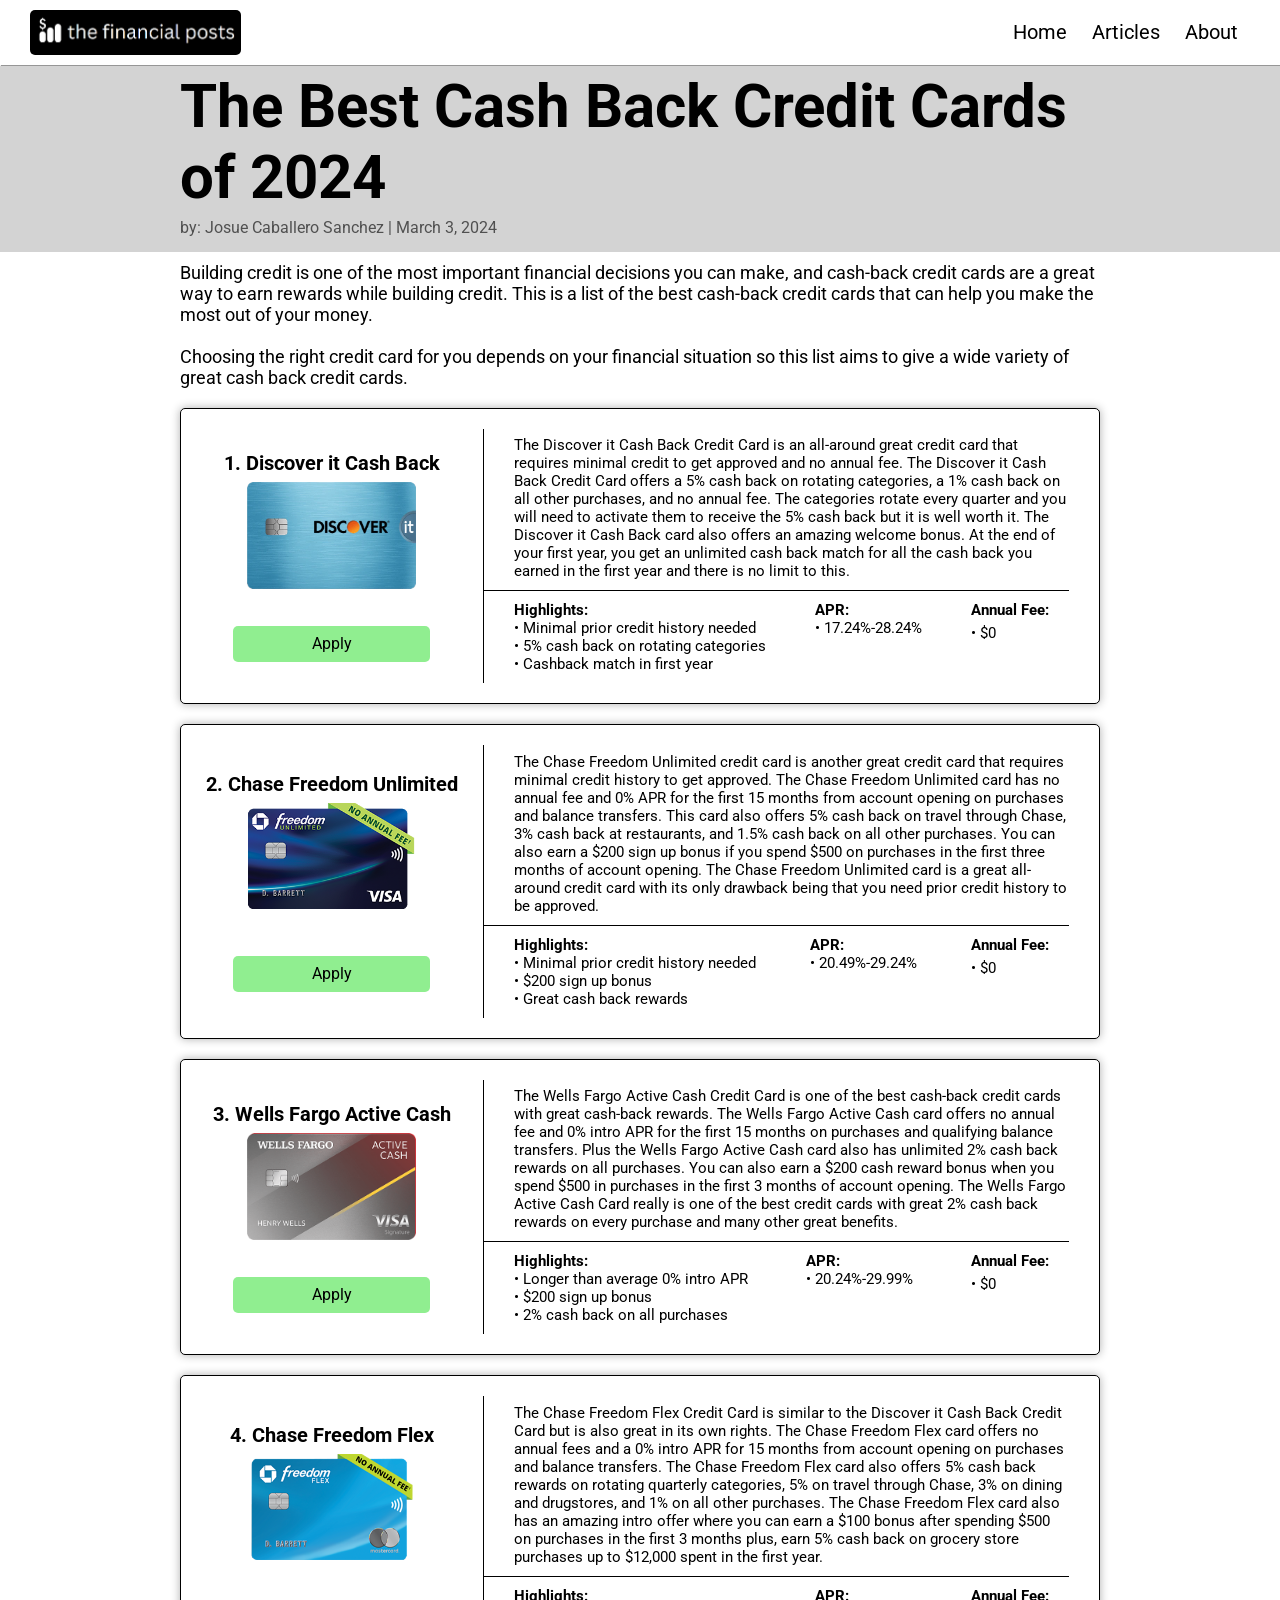
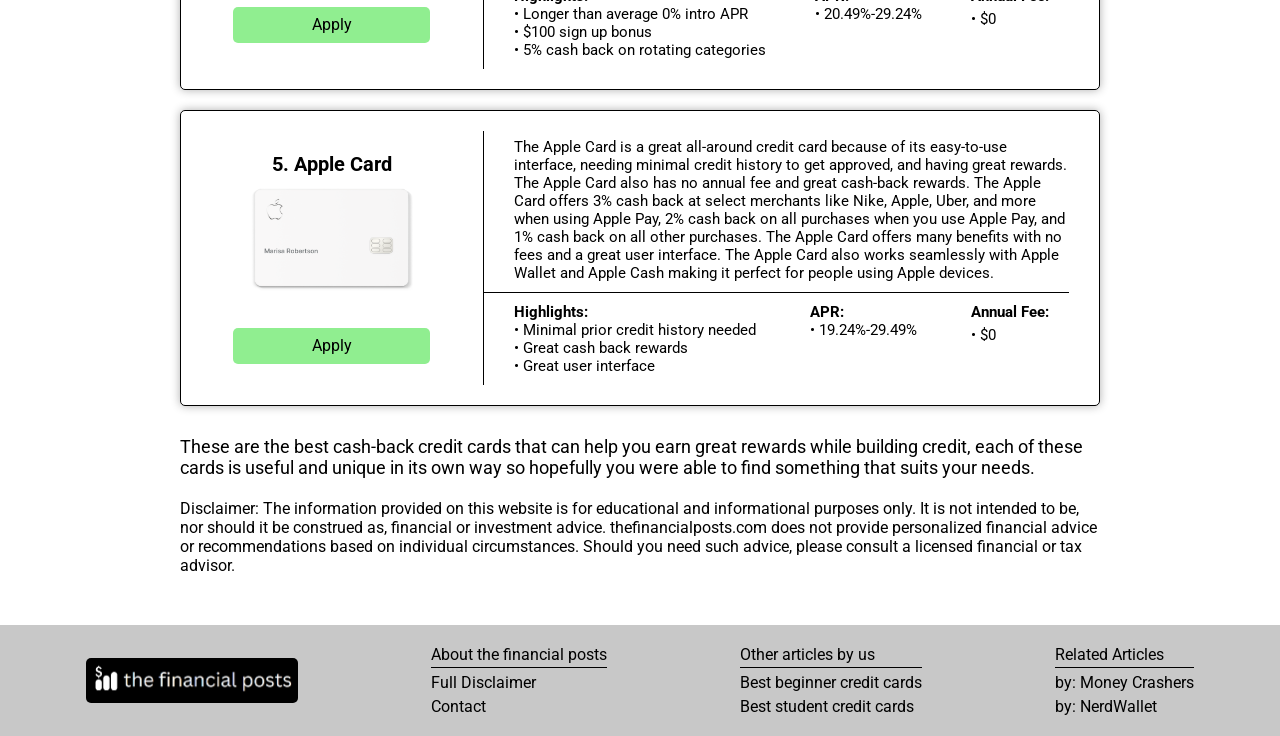
<file: best-cash-back-credit-cards.html>
<!DOCTYPE html>
<html lang="en">
<head>
  <meta charset="UTF-8">
  <meta name="viewport" content="width=device-width, initial-scale=1.0">
  <meta name="description" content="There are a lot of great cash back credit cards that can help you get great rewards while building credit. 
  Discover some of the best cash back credit cards in 2024!">
  <title>The Best Cash Back Credit Cards of 2024 | The Financial Posts</title>

  <link rel="preconnect" href="https://fonts.googleapis.com">
  <link rel="preconnect" href="https://fonts.gstatic.com" crossorigin>
  <link href="https://fonts.googleapis.com/css2?family=Roboto:ital,wght@0,100;0,300;0,400;0,500;0,700;0,900;1,100;1,300;1,400;1,500;1,700;1,900&display=swap" rel="stylesheet">

  <link rel="stylesheet" href="credit-files/styles.css">
  <script src="best-websites-to-make-money-files/script.js" defer></script>

  <link rel="icon" type="image/png" href="best-websites-to-make-money-files/assets/icon.png">
</head>

<body>
  <header>

    <div class="toggle-button-container">
      <a href="https://thefinancialposts.com" class="header-title"><img src="best-websites-to-make-money-files/assets/logo.png" alt="logo"></a>

      <a href="#" class="header-toggle-button">
      <span class="bar"></span>
      <span class="bar"></span>
      <span class="bar"></span>
      </a>
    </div>

      <ul class="navbar-links">
        <li><a href="https://thefinancialposts.com">Home</a></li>
        <li><a href="https://thefinancialposts.com#articles">Articles</a></li>
        <li><a href="about.html">About</a></li>
      </ul>
  </header>

  <div class="title-container">
    <h1 class="title">The Best Cash Back Credit Cards of 2024</h1>
    <p class="website-info">by: Josue Caballero Sanchez | March 3, 2024</p>
  </div>

  <main>
    
    <article class="main-article">
      <div>
        Building credit is one of the most important financial decisions you can make, and cash-back credit cards 
        are a great way to earn rewards while building credit. This is a list of the best 
        cash-back credit cards that can help you make the most out of your money. 
      </div>
      <br>
      <div>
        Choosing the right credit card for you depends on your financial situation so this list aims to give a 
        wide variety of great cash back credit cards.
      </div>
    </article>

    <div class="item-container">
      <div class="item-name-container">
        <div>
          <h2 class="item-name">1. Discover it Cash Back</h2>
          <img src="credit-files/assets/discover-it.png" alt="Discover it Cash Back Card banner">
        </div>
        <form action="https://www.discover.com/credit-cards/cash-back/it-card.html" method="get" target="_blank">
          <button type="submit">Apply</button>
        </form>
      </div>

      <div class="item-description-container">
        <div class="item-description">
          The Discover it Cash Back Credit Card is an all-around great credit card that requires minimal credit 
          to get approved and no annual fee. The Discover it Cash Back Credit Card offers a 5% cash back on rotating categories, 
          a 1% cash back on all other purchases, and no annual fee. The categories rotate every quarter and you 
          will need to activate them to receive the 5% cash back but it is well worth it. The Discover it Cash Back card also offers an 
          amazing welcome bonus. At the end of your first year, you get an unlimited cash back match for all the 
          cash back you earned in the first year and there is no limit to this.
        </div>

        <div class="pros-cons-container">
          <div class="pros">
            <p><b>Highlights:</b></p>
            <p>&#x2022; Minimal prior credit history needed</p>
            <p>&#x2022; 5% cash back on rotating categories</p>
            <p>&#x2022; Cashback match in first year</p>
          </div>

          <div class="pros">
            <p><b>APR:</b></p>
            <p>&#x2022; 17.24%-28.24%</p>
          </div>

          <div class="approximation">
            <p><b>Annual Fee:</b></p>
            <p class="approx-space">&#x2022; $0</p>
          </div>
        </div>
      </div>
      
    </div>

    <div class="item-container">
      <div class="item-name-container">
        <div>
          <h2 class="item-name">2. Chase Freedom Unlimited</h2>
          <img src="credit-files/assets/freedom-unlimited.png" alt="Chase Freedom Unlimited Card banner">
        </div>
        <form action="https://creditcards.chase.com/cash-back-credit-cards/freedom/unlimited" method="get" target="_blank">
          <button type="submit">Apply</button>
        </form>
      </div>

      <div class="item-description-container">
        <div class="item-description">
          The Chase Freedom Unlimited credit card is another great credit card that requires minimal credit 
          history to get approved. The Chase Freedom Unlimited card has no annual fee and 0% APR for the first 
          15 months from account opening on purchases and balance transfers. This card also offers  
          5% cash back on travel through Chase, 3% cash back at restaurants, and 1.5% cash back on all other 
          purchases. You can also earn a $200 sign up bonus if you spend $500 on purchases in the first three 
          months of account opening. The Chase Freedom Unlimited card is a great all-around credit card with 
          its only drawback being that you need prior credit history to be approved. 
        </div>

        <div class="pros-cons-container">
          <div class="pros">
            <p><b>Highlights:</b></p>
            <p>&#x2022; Minimal prior credit history needed</p>
            <p>&#x2022; $200 sign up bonus</p>
            <p>&#x2022; Great cash back rewards</p>
          </div>

          <div class="pros">
            <p><b>APR:</b></p>
            <p>&#x2022; 20.49%-29.24%</p>
          </div>

          <div class="approximation">
            <p><b>Annual Fee:</b></p>
            <p class="approx-space">&#x2022; $0</p>
          </div>
        </div>
      </div>
      
    </div>

    <div class="item-container">
      <div class="item-name-container">
        <div>
          <h2 class="item-name">3. Wells Fargo Active Cash</h2>
          <img src="credit-files/assets/active-cash.png" alt="Wells Fargo Active Cash Card banner">
        </div>
        <form action="https://creditcards.wellsfargo.com/active-cash-credit-card/?RCTTST=RCTCTL1&sub_channel=SEO&vendor_code=G" method="get" target="_blank">
          <button type="submit">Apply</button>
        </form>
      </div>

      <div class="item-description-container">
        <div class="item-description">
          The Wells Fargo Active Cash Credit Card is one of the best cash-back credit cards with great cash-back rewards. 
          The Wells Fargo Active Cash card offers no annual fee and 0% intro APR for the first 15 months on purchases 
          and qualifying balance transfers. Plus the Wells Fargo Active Cash card also has unlimited 2% cash back 
          rewards on all purchases. You can also earn a $200 cash reward bonus when you spend $500 in purchases 
          in the first 3 months of account opening. The Wells Fargo Active Cash Card really is one of the best 
          credit cards with great 2% cash back rewards on every purchase and many other great benefits.
        </div>

        <div class="pros-cons-container">
          <div class="pros">
            <p><b>Highlights:</b></p>
            <p>&#x2022; Longer than average 0% intro APR</p>
            <p>&#x2022; $200 sign up bonus</p>
            <p>&#x2022; 2% cash back on all purchases</p>
          </div>

          <div class="pros">
            <p><b>APR:</b></p>
            <p>&#x2022; 20.24%-29.99%</p>
          </div>

          <div class="approximation">
            <p><b>Annual Fee:</b></p>
            <p class="approx-space">&#x2022; $0</p>
          </div>
        </div>
      </div>
      
    </div>

    <div class="item-container">
      <div class="item-name-container">
        <div>
          <h2 class="item-name">4. Chase Freedom Flex</h2>
          <img src="credit-files/assets/freedom-flex.png" alt="Chase Freedom Flex Card banner">
        </div>
        <form action="https://creditcards.chase.com/cash-back-credit-cards/freedom/flex" method="get" target="_blank">
          <button type="submit">Apply</button>
        </form>
      </div>

      <div class="item-description-container">
        <div class="item-description">
          The Chase Freedom Flex Credit Card is similar to the Discover it Cash Back Credit Card but is also 
          great in its own rights. The Chase Freedom Flex card offers no annual fees and a 0% intro APR
          for 15 months from account opening on purchases and balance transfers. The Chase Freedom Flex card 
          also offers 5% cash back rewards on rotating quarterly categories, 5% on travel through Chase, 
          3% on dining and drugstores, and 1%  on all other purchases. The Chase Freedom Flex card also 
          has an amazing intro offer where you can earn a $100 bonus after spending $500 on purchases in the 
          first 3 months plus, earn 5% cash back on grocery store purchases up to $12,000 spent in the first 
          year.
        </div>

        <div class="pros-cons-container">
          <div class="pros">
            <p><b>Highlights:</b></p>
            <p>&#x2022; Longer than average 0% intro APR</p>
            <p>&#x2022; $100 sign up bonus</p>
            <p>&#x2022; 5% cash back on rotating categories</p>
          </div>

          <div class="pros">
            <p><b>APR:</b></p>
            <p>&#x2022; 20.49%-29.24%</p>
          </div>

          <div class="approximation">
            <p><b>Annual Fee:</b></p>
            <p class="approx-space">&#x2022; $0</p>
          </div>
        </div>
      </div>
      
    </div>

    <div class="item-container">
      <div class="item-name-container">
        <div>
          <h2 class="item-name">5. Apple Card</h2>
          <img src="credit-files/assets/apple-card.png" alt="Apple Card banner">
        </div>
        <form action="https://learn.applecard.apple/apply?itscg=20201&itsct=crd-sem-159229744741-699573513728&mttnsubad=crd-sem-159229744741-699573513728&mttnsubkw=kwd-12539470&mttnsubplmnt=c_adext:&mttnagencyid=c1a&mttncc=US&mttnpid=Google%20AdWords&cid=apy-318-100000070000-100000000000876" method="get" target="_blank">
          <button type="submit">Apply</button>
        </form>
      </div>

      <div class="item-description-container">
        <div class="item-description">
          The Apple Card is a great all-around credit card because of its easy-to-use interface, needing 
          minimal credit history to get approved, and having great rewards. The Apple Card also has no annual fee and great cash-back 
          rewards. The Apple Card offers 3% cash back at select merchants like Nike, Apple, Uber, and more when 
          using Apple Pay, 2% cash back on all purchases when you use Apple Pay, and 1% cash back on all other 
          purchases. The Apple Card offers many benefits with no fees and a great user interface. 
          The Apple Card also works seamlessly with Apple Wallet and Apple Cash making it perfect 
          for people using Apple devices.
        </div>

        <div class="pros-cons-container">
          <div class="pros">
            <p><b>Highlights:</b></p>
            <p>&#x2022; Minimal prior credit history needed</p>
            <p>&#x2022; Great cash back rewards</p>
            <p>&#x2022; Great user interface</p>
          </div>

          <div class="pros">
            <p><b>APR:</b></p>
            <p>&#x2022; 19.24%-29.49%</p>
          </div>

          <div class="approximation">
            <p><b>Annual Fee:</b></p>
            <p class="approx-space">&#x2022; $0</p>
          </div>
        </div>
      </div>
      
    </div>

    <article class="ending-article" >
      <p>
        These are the best cash-back credit cards that can help you earn great rewards while building credit, 
        each of these cards is 
        useful and unique in its own way so hopefully you were able to find something that suits your needs.
      </p>
      <br>
      <p class="disclaimer">
        Disclaimer: The information provided on this website is for educational and informational purposes only. 
        It is not intended to be, nor should it be construed as, financial or investment advice. 
        thefinancialposts.com does not provide personalized financial advice or recommendations based on 
        individual circumstances. Should you need such advice, please consult a licensed financial or tax 
        advisor.
      </p>
    </article>
  </main>

  <footer>
    <img class="footer-logo" src="best-websites-to-make-money-files/assets/logo.png" alt="logo">
    <div class="footer-container">
      <p class="footer-header">About the financial posts</p>
      <a href="disclaimer.html">Full Disclaimer</a>
      <a href="contact.html">Contact</a>
    </div>
    <div class="footer-container">
      <p class="footer-header">Other articles by us</p>
      <a href="best-credit-cards-for-beginners.html">Best beginner credit cards</a>
      <a href="best-credit-cards-for-students.html">Best student credit cards</a>
    </div>
    <div class="footer-container related-articles">
      <p class="footer-header">Related Articles</p>
      <a target="_blank" href="https://www.moneycrashers.com/best-cash-back-credit-cards/">by: Money Crashers</a>
      <a target="_blank" href="https://www.nerdwallet.com/best/credit-cards/cash-back">by: NerdWallet</a>
    </div>
  </footer>

</body>

</html>
</file>
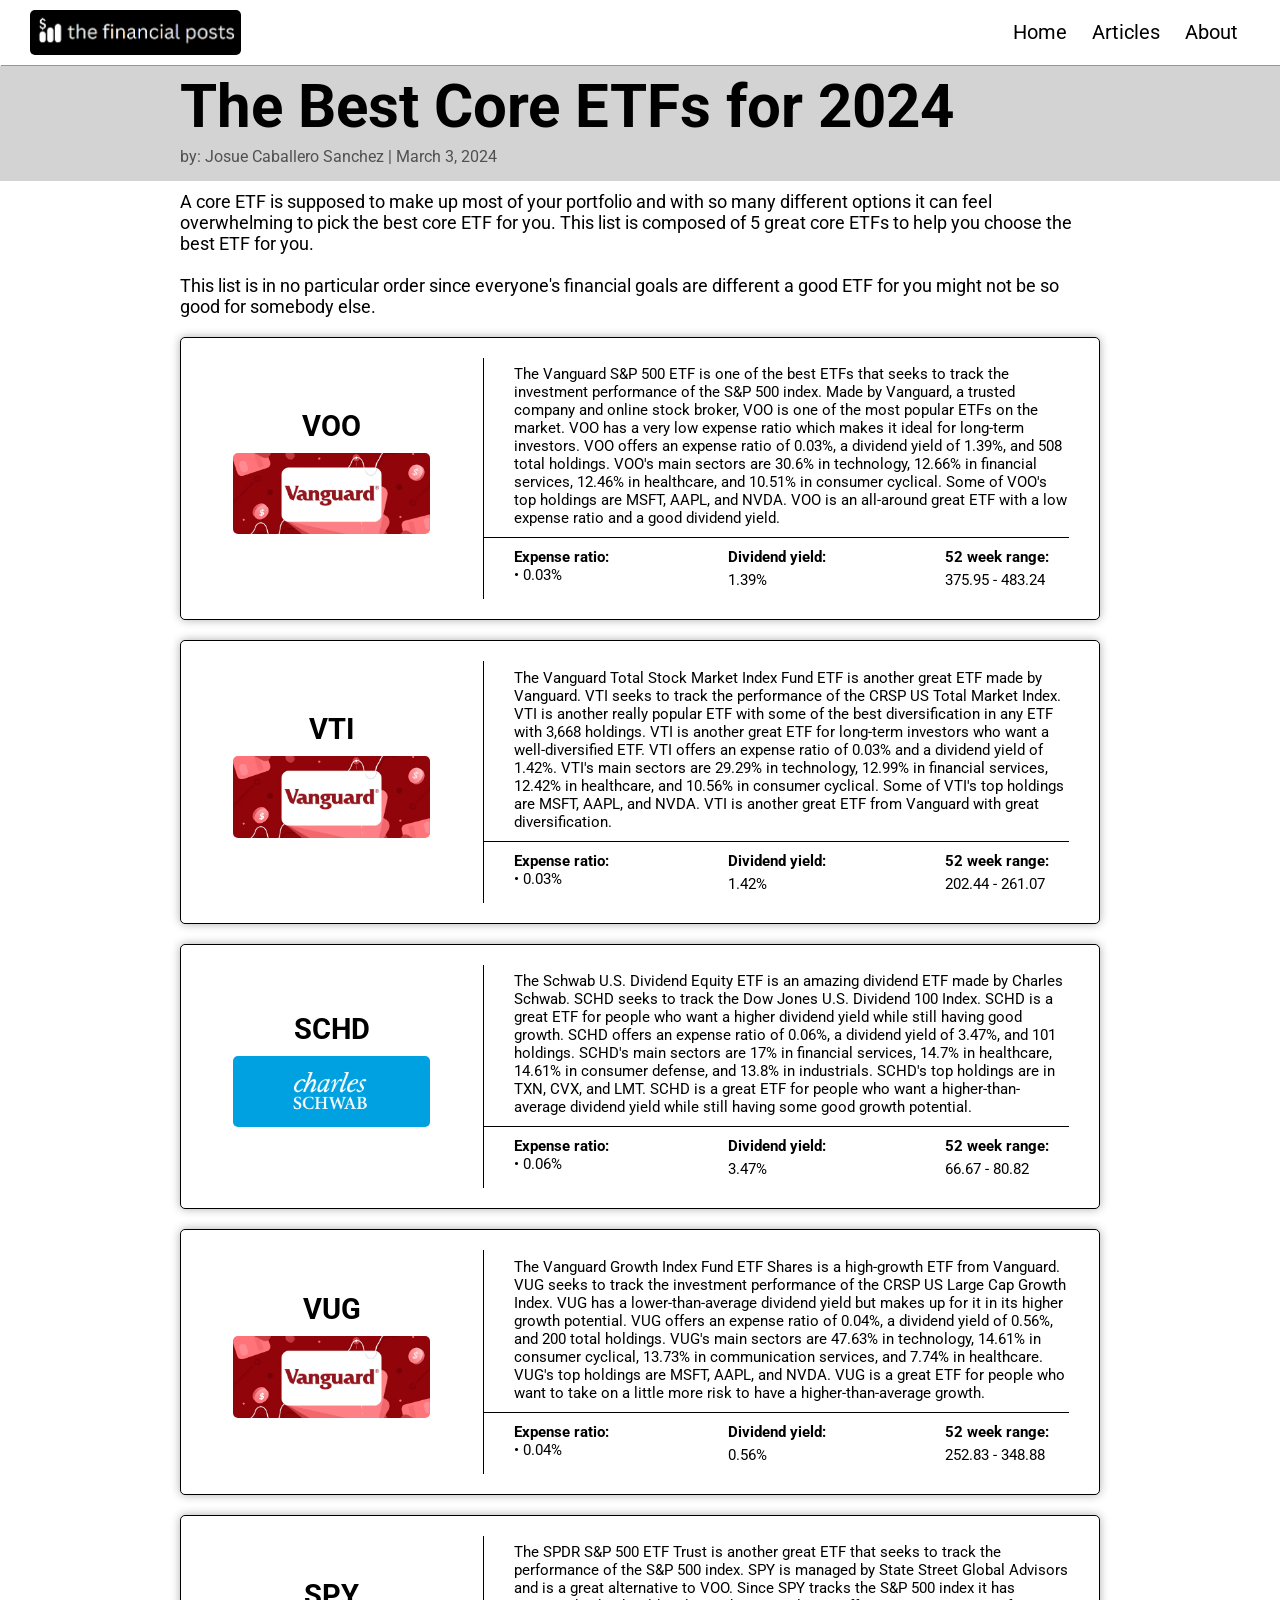
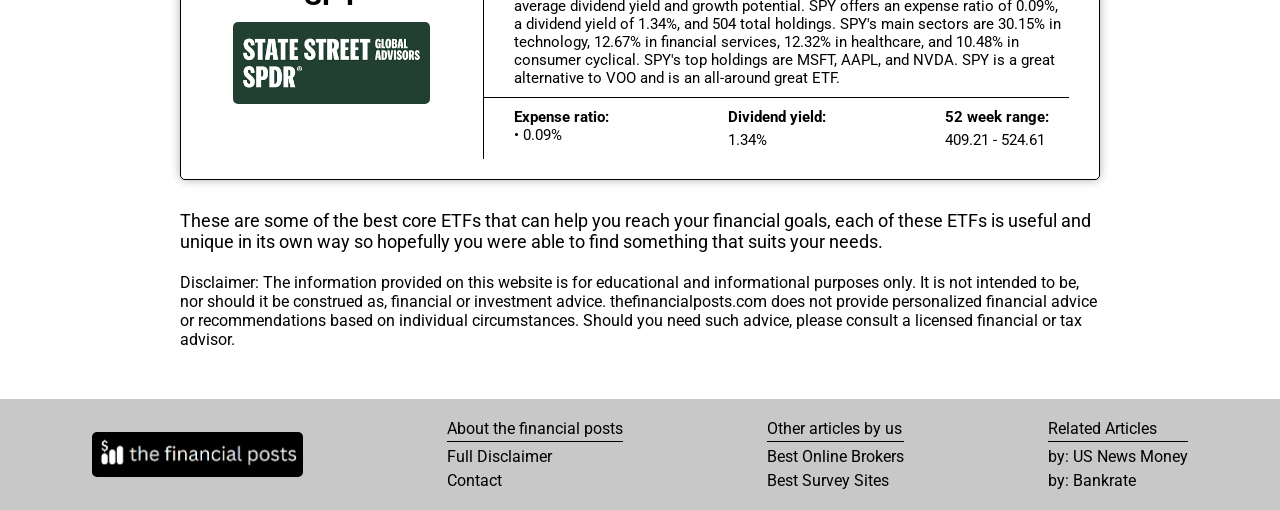
<file: best-core-etfs.html>
<!DOCTYPE html>
<html lang="en">
<head>
  <meta charset="UTF-8">
  <meta name="viewport" content="width=device-width, initial-scale=1.0">
  <meta name="description" content="There are a lot of great core ETFs that can help you maximize returns in your portfolio. Find out some 
  the best core ETFs!">
  <title>The Best Core ETFs for 2024 | The Financial Posts</title>

  <link rel="preconnect" href="https://fonts.googleapis.com">
  <link rel="preconnect" href="https://fonts.gstatic.com" crossorigin>
  <link href="https://fonts.googleapis.com/css2?family=Roboto:ital,wght@0,100;0,300;0,400;0,500;0,700;0,900;1,100;1,300;1,400;1,500;1,700;1,900&display=swap" rel="stylesheet">

  <link rel="stylesheet" href="etf-files/styles.css">
  <script src="best-websites-to-make-money-files/script.js" defer></script>

  <link rel="icon" type="image/png" href="best-websites-to-make-money-files/assets/icon.png">
</head>

<body>
  <header>

    <div class="toggle-button-container">
      <a href="https://thefinancialposts.com" class="header-title"><img src="best-websites-to-make-money-files/assets/logo.png" alt="logo"></a>

      <a href="#" class="header-toggle-button">
      <span class="bar"></span>
      <span class="bar"></span>
      <span class="bar"></span>
      </a>
    </div>

      <ul class="navbar-links">
        <li><a href="https://thefinancialposts.com">Home</a></li>
        <li><a href="https://thefinancialposts.com#articles">Articles</a></li>
        <li><a href="about.html">About</a></li>
      </ul>
  </header>

  <div class="title-container">
    <h1 class="title">The Best Core ETFs for 2024</h1>
    <p class="website-info">by: Josue Caballero Sanchez | March 3, 2024</p>
  </div>

  <main>
    
    <article class="main-article">
      <div>
        A core ETF is supposed to make up most of your portfolio and with so many different options it can feel 
        overwhelming to pick the best core ETF for you. This list is composed of 5 great core ETFs to help 
        you choose the best ETF for you.
      </div>
      <br>
      <div>
        This list is in no particular order since everyone's financial goals are different a good ETF for you 
        might not be so good for somebody else.
      </div>
    </article>

    <div class="item-container">
      <div class="item-name-container">
        <div>
          <h2 class="item-name">VOO</h2>
          <img class="freecash-img" src="best-websites-to-make-money-files/assets/vanguard.png" alt="Vanguard banner">
        </div>
      </div>

      <div class="item-description-container">
        <div class="item-description">The Vanguard S&P 500 ETF is one of the best ETFs that seeks to track the investment performance 
          of the S&P 500 index. Made by Vanguard, a trusted company and online stock broker, VOO is one of the 
          most popular ETFs on the market. VOO has a very low expense ratio which makes it ideal for long-term 
          investors. VOO offers an expense ratio of 0.03%, a dividend yield of 1.39%, and 508 total holdings. VOO's main sectors are 30.6% 
          in technology, 12.66% in financial services, 12.46% in healthcare, and 10.51% in consumer cyclical. Some 
          of VOO's top holdings are MSFT, AAPL, and NVDA. VOO is an all-around great ETF with a low expense ratio 
          and a good dividend yield.
        </div>

        <div class="pros-cons-container">
          <div class="pros">
            <p><b>Expense ratio:</b></p>
            <p>&#x2022; 0.03%</p>
          </div>

          <div class="pros">
            <p><b>Dividend yield:</b></p>
            <p class="approx-space">1.39%</p>
          </div>

          <div class="approximation">
            <p><b>52 week range:</b></p>
            <p class="approx-space">375.95 - 483.24</p>
          </div>
          
        </div>

        
      </div>
      
    </div>

    <div class="item-container">
      <div class="item-name-container">
        <div>
          <h2 class="item-name">VTI</h2>
          <img class="freecash-img" src="best-websites-to-make-money-files/assets/vanguard.png" alt="Vanguard banner">
        </div>
      </div>

      <div class="item-description-container">
        <div class="item-description">The Vanguard Total Stock Market Index Fund ETF is another great 
          ETF made by Vanguard. VTI seeks to track the performance of the CRSP US Total Market Index. VTI is 
          another really popular ETF with some of the best diversification in any ETF with 3,668 holdings. 
          VTI is another great ETF for long-term investors who want a well-diversified ETF.
          VTI offers an expense ratio of 0.03% and a dividend yield of 1.42%. VTI's main sectors are 29.29% in 
          technology, 12.99% in financial services, 12.42% in healthcare, and 10.56% in consumer cyclical. Some 
          of VTI's top holdings are MSFT, AAPL, and NVDA. VTI is another great ETF from Vanguard with great 
          diversification.
        </div>

        <div class="pros-cons-container">
          <div class="pros">
            <p><b>Expense ratio:</b></p>
            <p>&#x2022; 0.03%</p>
          </div>

          <div class="pros">
            <p><b>Dividend yield:</b></p>
            <p class="approx-space">1.42%</p>
          </div>

          <div class="approximation">
            <p><b>52 week range:</b></p>
            <p class="approx-space">202.44 - 261.07</p>
          </div>
        </div>
      </div>
      
    </div>

    <div class="item-container">
      <div class="item-name-container">
        <div>
          <h2 class="item-name">SCHD</h2>
          <img src="best-websites-to-make-money-files/assets/schwab.png" alt="Charles Schwab banner">
        </div>
      </div>

      <div class="item-description-container">
        <div class="item-description">
          The Schwab U.S. Dividend Equity ETF is an amazing dividend ETF made by Charles Schwab. SCHD seeks to 
          track the Dow Jones U.S. Dividend 100 Index. SCHD is a great ETF for people who want a higher dividend 
          yield while still having good growth. SCHD offers an expense ratio of 0.06%, a dividend yield of 3.47%, 
          and 101 holdings. SCHD's main sectors are 17% in financial services, 14.7% in healthcare, 14.61% in consumer 
          defense, and 13.8% in industrials. SCHD's top holdings are in TXN, CVX, and LMT. SCHD is a great 
          ETF for people who want a higher-than-average dividend yield while still having some good growth 
          potential.
        </div>

        <div class="pros-cons-container">
          <div class="pros">
            <p><b>Expense ratio:</b></p>
            <p>&#x2022; 0.06%</p>
          </div>

          <div class="pros">
            <p><b>Dividend yield:</b></p>
            <p class="approx-space">3.47%</p>
          </div>

          <div class="approximation">
            <p><b>52 week range:</b></p>
            <p class="approx-space">66.67 - 80.82</p>
          </div>
        </div>
      </div>
      
    </div>

    <div class="item-container">
      <div class="item-name-container">
        <div>
          <h2 class="item-name">VUG</h2>
          <img src="best-websites-to-make-money-files/assets/vanguard.png" alt="Vanguard banner">
        </div>
      </div>

      <div class="item-description-container">
        <div class="item-description">
          The Vanguard Growth Index Fund ETF Shares is a high-growth ETF from Vanguard. VUG seeks to track 
          the investment performance of the CRSP US Large Cap Growth Index. VUG has a lower-than-average dividend 
          yield but makes up for it in its higher growth potential. VUG offers an expense ratio of 0.04%, a 
          dividend yield of 0.56%, and 200 total holdings. VUG's main sectors are 47.63% in technology, 
          14.61% in consumer cyclical, 13.73% in communication services, and 7.74% in healthcare. VUG's top 
          holdings are MSFT, AAPL, and NVDA. VUG is a great ETF for people who want to take on a little more 
          risk to have a higher-than-average growth.
        </div>

        <div class="pros-cons-container">
          <div class="pros">
            <p><b>Expense ratio:</b></p>
            <p>&#x2022; 0.04%</p>
          </div>

          <div class="pros">
            <p><b>Dividend yield:</b></p>
            <p class="approx-space">0.56%</p>
          </div>

          <div class="approximation">
            <p><b>52 week range:</b></p>
            <p class="approx-space">252.83 - 348.88</p>
          </div>
        </div>
      </div>
      
    </div>

    <div class="item-container">
      <div class="item-name-container">
        <div>
          <h2 class="item-name">SPY</h2>
          <img src="best-websites-to-make-money-files/assets/SPDR.png" alt="State Street Global Advisors banner">
        </div>
      </div>

      <div class="item-description-container">
        <div class="item-description">
          The SPDR S&P 500 ETF Trust is another great ETF that seeks to track the performance of 
          the S&P 500 index. SPY is managed by State Street Global Advisors and is a great alternative to VOO. 
          Since SPY tracks the S&P 500 index it has average dividend yield and growth potential. SPY offers 
          an expense ratio of 0.09%, a dividend yield of 1.34%, and 504 total holdings. SPY's main sectors are 
          30.15% in technology, 12.67% in financial services, 12.32% in healthcare, and 10.48% in consumer cyclical.
          SPY's top holdings are MSFT, AAPL, and NVDA. SPY is a great alternative to VOO and is an all-around  
          great ETF.
        </div>

        <div class="pros-cons-container">
          <div class="pros">
            <p><b>Expense ratio:</b></p>
            <p>&#x2022; 0.09%</p>
          </div>

          <div class="pros">
            <p><b>Dividend yield:</b></p>
            <p class="approx-space">1.34%</p>
          </div>

          <div class="approximation">
            <p><b>52 week range:</b></p>
            <p class="approx-space">409.21 - 524.61</p>
          </div>
        </div>
        </div>
      </div>
      
    </div>

    <article class="ending-article" >
      <p>
        These are some of the best core ETFs that can help you reach your financial goals, each of these ETFs is
        useful and unique in its own way so hopefully you were able to find something that suits your needs.
      </p>
      <br>
      <p class="disclaimer">
        Disclaimer: The information provided on this website is for educational and informational purposes only. 
        It is not intended to be, nor should it be construed as, financial or investment advice. 
        thefinancialposts.com does not provide personalized financial advice or recommendations based on 
        individual circumstances. Should you need such advice, please consult a licensed financial or tax 
        advisor.
      </p>
    </article>
  </main>

  <footer>
    <img class="footer-logo" src="best-websites-to-make-money-files/assets/logo.png" alt="logo">
    <div class="footer-container">
      <p class="footer-header">About the financial posts</p>
      <a href="disclaimer.html">Full Disclaimer</a>
      <a href="contact.html">Contact</a>
    </div>
    <div class="footer-container">
      <p class="footer-header">Other articles by us</p>
      <a href="best-brokers.html">Best Online Brokers</a>
      <a href="best-survey-sites.html">Best Survey Sites</a>
    </div>
    <div class="footer-container related-articles">
      <p class="footer-header">Related Articles</p>
      <a target="_blank" href="https://money.usnews.com/funds/etfs">by: US News Money</a>
      <a target="_blank" href="https://www.bankrate.com/investing/best-etfs/#best-etfs">by: Bankrate</a>
    </div>
  </footer>

</body>

</html>
</file>
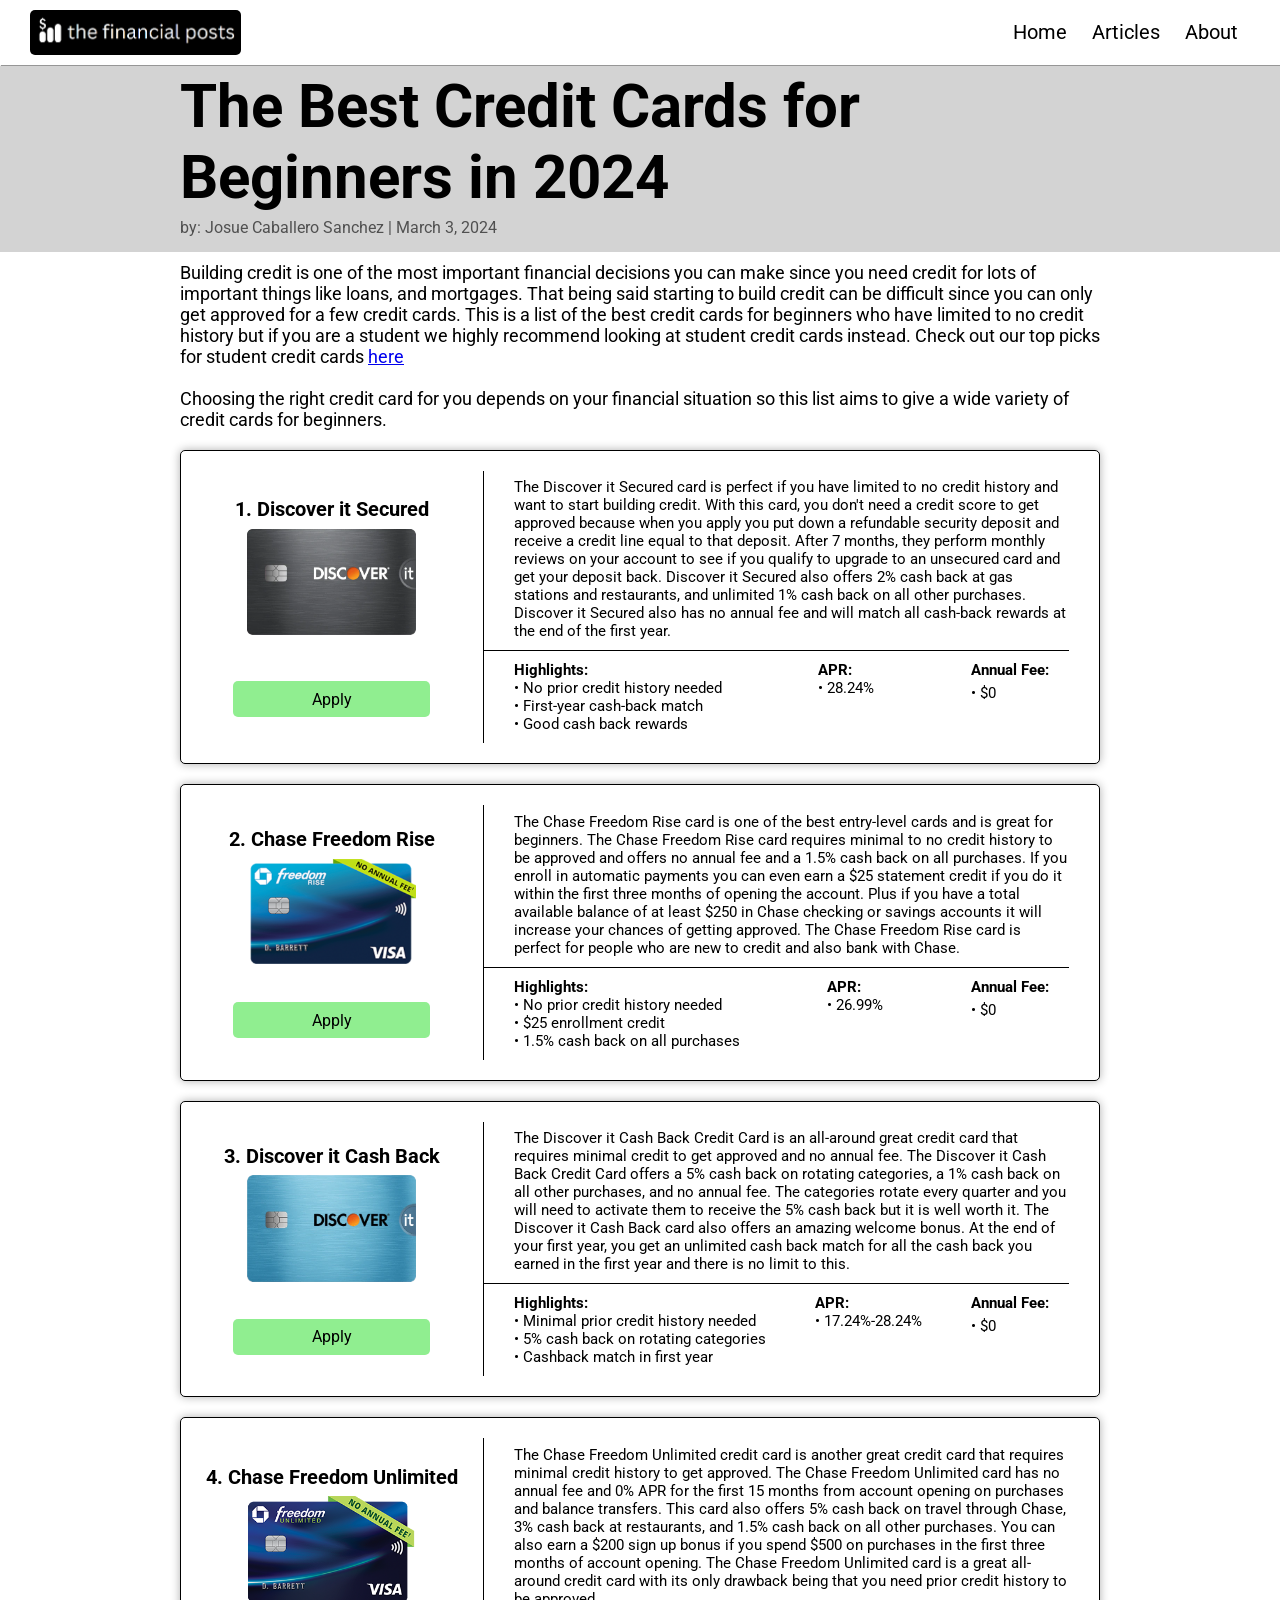
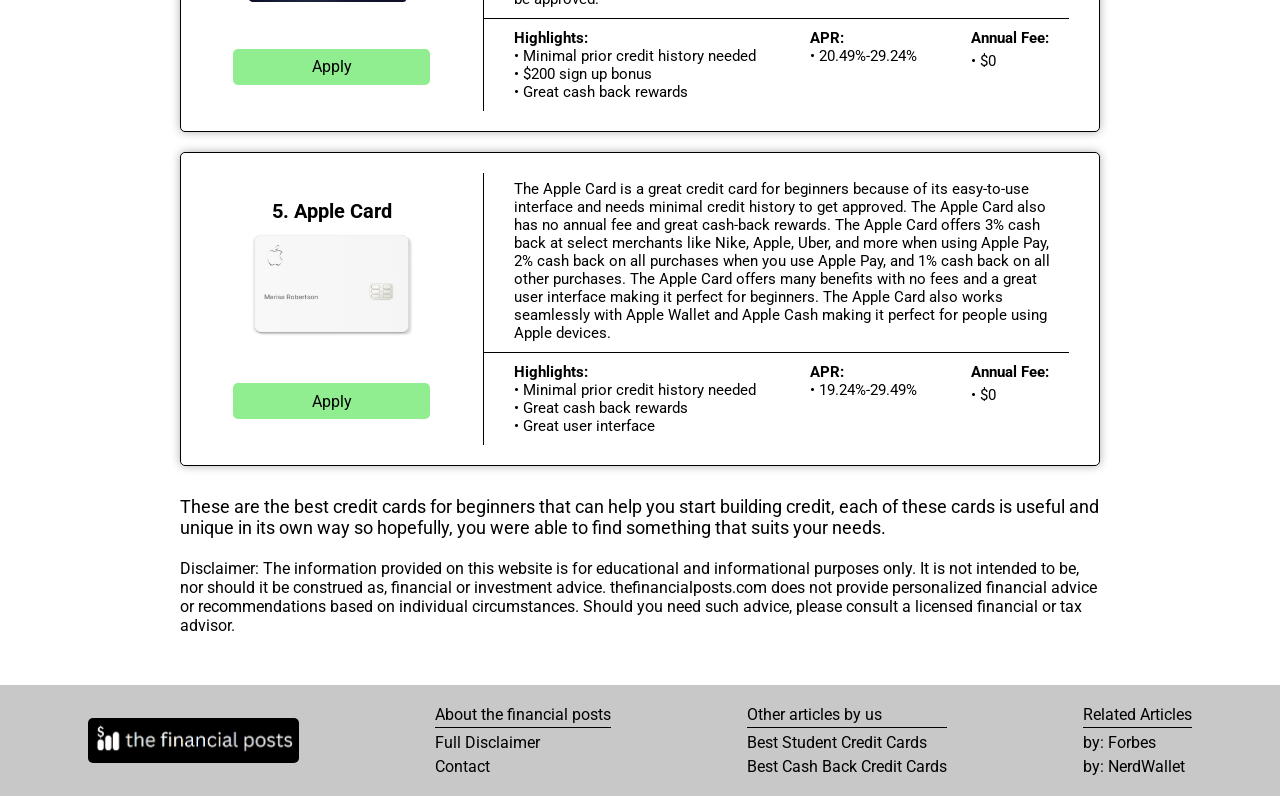
<file: best-credit-cards-for-beginners.html>
<!DOCTYPE html>
<html lang="en">
<head>
  <meta charset="UTF-8">
  <meta name="viewport" content="width=device-width, initial-scale=1.0">
  <meta name="description" content="There are a lot of great beginner credit cards that can help you start building credit. 
  Discover some of the best beginner credit cards in 2024!">
  <title>The Best Credit Cards for Beginners in 2024 | The Financial Posts</title>

  <link rel="preconnect" href="https://fonts.googleapis.com">
  <link rel="preconnect" href="https://fonts.gstatic.com" crossorigin>
  <link href="https://fonts.googleapis.com/css2?family=Roboto:ital,wght@0,100;0,300;0,400;0,500;0,700;0,900;1,100;1,300;1,400;1,500;1,700;1,900&display=swap" rel="stylesheet">

  <link rel="stylesheet" href="credit-files/styles.css">
  <script src="best-websites-to-make-money-files/script.js" defer></script>

  <link rel="icon" type="image/png" href="best-websites-to-make-money-files/assets/icon.png">
</head>

<body>
  <header>

    <div class="toggle-button-container">
      <a href="https://thefinancialposts.com" class="header-title"><img src="best-websites-to-make-money-files/assets/logo.png" alt="logo"></a>

      <a href="#" class="header-toggle-button">
      <span class="bar"></span>
      <span class="bar"></span>
      <span class="bar"></span>
      </a>
    </div>

      <ul class="navbar-links">
        <li><a href="https://thefinancialposts.com">Home</a></li>
        <li><a href="https://thefinancialposts.com#articles">Articles</a></li>
        <li><a href="about.html">About</a></li>
      </ul>
  </header>

  <div class="title-container">
    <h1 class="title">The Best Credit Cards for Beginners in 2024</h1>
    <p class="website-info">by: Josue Caballero Sanchez | March 3, 2024</p>
  </div>

  <main>
    
    <article class="main-article">
      <div>
        Building credit is one of the most important financial decisions you can make since you need credit for 
        lots of important things like loans, and mortgages. That being said starting to build credit 
        can be difficult since you can only get approved for a few credit cards. This is a list of the best 
        credit cards for beginners who have limited to no credit history but if you are a student we highly 
        recommend looking at student credit cards instead. Check out our top picks for student credit cards <a href="best-credit-cards-for-students.html">here</a>
      </div>
      <br>
      <div>
        Choosing the right credit card for you depends on your financial situation so this list aims to give a 
        wide variety of credit cards for beginners.
      </div>
    </article>

    <div class="item-container">
      <div class="item-name-container">
        <div>
          <h2 class="item-name">1. Discover it Secured</h2>
          <img class="freecash-img" src="credit-files/assets/discover-it-secured.png" alt="Discover it Secured Card banner">
        </div>
        
        <form action="https://www.discover.com/credit-cards/secured/" method="get" target="_blank">
          <button type="submit">Apply</button>
        </form>
      </div>

      <div class="item-description-container">
        <div class="item-description">
          The Discover it Secured card is perfect if you have limited to no credit history and want to 
          start building credit. With this card, you don't need a credit score to get approved 
          because when you apply you put down a refundable security deposit and receive a credit line 
          equal to that deposit. After 7 months, they perform monthly reviews on your account to see if 
          you qualify to upgrade to an unsecured card and get your deposit back. Discover it Secured also offers 
          2% cash back at gas stations and restaurants, and unlimited 1% cash back on all other purchases. 
          Discover it Secured also has no annual fee and will match all cash-back rewards at the end of the 
          first year. 
        </div>

        <div class="pros-cons-container">
          <div class="pros">
            <p><b>Highlights:</b></p>
            <p>&#x2022; No prior credit history needed</p>
            <p>&#x2022; First-year cash-back match</p>
            <p>&#x2022; Good cash back rewards</p>
          </div>

          <div class="pros">
            <p><b>APR:</b></p>
            <p>&#x2022; 28.24%</p>
          </div>

          <div class="approximation">
            <p><b>Annual Fee:</b></p>
            <p class="approx-space">&#x2022; $0</p>
          </div>
        </div>
      </div>
      
    </div>

    <div class="item-container">
      <div class="item-name-container">
        <div>
          <h2 class="item-name">2. Chase Freedom Rise</h2>
          <img class="freecash-img" src="credit-files/assets/freedom-rise.png" alt="Chase Freedom Rise Card banner">
        </div>
        
        <form action="https://creditcards.chase.com/cash-back-credit-cards/freedom/rise" method="get" target="_blank">
          <button type="submit">Apply</button>
        </form>
      </div>

      <div class="item-description-container">
        <div class="item-description">The Chase Freedom Rise card is one of the best entry-level cards and is great 
          for beginners. The Chase Freedom Rise card requires minimal to no credit history to be approved and  
          offers no annual fee and a 1.5% cash back on all purchases. If you enroll in automatic payments you 
          can even earn a $25 statement credit if you do it within the first three months of opening the account. 
          Plus if you have a total available balance of at least $250 
          in Chase checking or savings accounts it will increase your chances of getting approved. The Chase Freedom 
          Rise card is perfect for people who are new to credit and also bank with Chase.
        </div>

        <div class="pros-cons-container">
          <div class="pros">
            <p><b>Highlights:</b></p>
            <p>&#x2022; No prior credit history needed</p>
            <p>&#x2022; $25 enrollment credit</p>
            <p>&#x2022; 1.5% cash back on all purchases</p>
          </div>

          <div class="pros">
            <p><b>APR:</b></p>
            <p>&#x2022; 26.99%</p>
          </div>

          <div class="approximation">
            <p><b>Annual Fee:</b></p>
            <p class="approx-space">&#x2022; $0</p>
          </div>
        </div>
      </div>
      
    </div>

    <div class="item-container">
      <div class="item-name-container">
        <div>
          <h2 class="item-name">3. Discover it Cash Back</h2>
          <img src="credit-files/assets/discover-it.png" alt="Discover it Cash Back Card banner">
        </div>
        <form action="https://www.discover.com/credit-cards/cash-back/it-card.html" method="get" target="_blank">
          <button type="submit">Apply</button>
        </form>
      </div>

      <div class="item-description-container">
        <div class="item-description">
          The Discover it Cash Back Credit Card is an all-around great credit card that requires minimal credit 
          to get approved and no annual fee. The Discover it Cash Back Credit Card offers a 5% cash back on rotating categories, 
          a 1% cash back on all other purchases, and no annual fee. The categories rotate every quarter and you 
          will need to activate them to receive the 5% cash back but it is well worth it. The Discover it Cash Back card also offers an 
          amazing welcome bonus. At the end of your first year, you get an unlimited cash back match for all the 
          cash back you earned in the first year and there is no limit to this.
        </div>

        <div class="pros-cons-container">
          <div class="pros">
            <p><b>Highlights:</b></p>
            <p>&#x2022; Minimal prior credit history needed</p>
            <p>&#x2022; 5% cash back on rotating categories</p>
            <p>&#x2022; Cashback match in first year</p>
          </div>

          <div class="pros">
            <p><b>APR:</b></p>
            <p>&#x2022; 17.24%-28.24%</p>
          </div>

          <div class="approximation">
            <p><b>Annual Fee:</b></p>
            <p class="approx-space">&#x2022; $0</p>
          </div>
        </div>
      </div>
      
    </div>

    <div class="item-container">
      <div class="item-name-container">
        <div>
          <h2 class="item-name">4. Chase Freedom Unlimited</h2>
          <img src="credit-files/assets/freedom-unlimited.png" alt="Chase Freedom Unlimited Card banner">
        </div>
        <form action="https://creditcards.chase.com/cash-back-credit-cards/freedom/unlimited" method="get" target="_blank">
          <button type="submit">Apply</button>
        </form>
      </div>

      <div class="item-description-container">
        <div class="item-description">
          The Chase Freedom Unlimited credit card is another great credit card that requires minimal credit 
          history to get approved. The Chase Freedom Unlimited card has no annual fee and 0% APR for the first 
          15 months from account opening on purchases and balance transfers. This card also offers  
          5% cash back on travel through Chase, 3% cash back at restaurants, and 1.5% cash back on all other 
          purchases. You can also earn a $200 sign up bonus if you spend $500 on purchases in the first three 
          months of account opening. The Chase Freedom Unlimited card is a great all-around credit card with 
          its only drawback being that you need prior credit history to be approved. 
        </div>

        <div class="pros-cons-container">
          <div class="pros">
            <p><b>Highlights:</b></p>
            <p>&#x2022; Minimal prior credit history needed</p>
            <p>&#x2022; $200 sign up bonus</p>
            <p>&#x2022; Great cash back rewards</p>
          </div>

          <div class="pros">
            <p><b>APR:</b></p>
            <p>&#x2022; 20.49%-29.24%</p>
          </div>

          <div class="approximation">
            <p><b>Annual Fee:</b></p>
            <p class="approx-space">&#x2022; $0</p>
          </div>
        </div>
      </div>
      
    </div>

    <div class="item-container">
      <div class="item-name-container">
        <div>
          <h2 class="item-name">5. Apple Card</h2>
          <img src="credit-files/assets/apple-card.png" alt="Apple Card banner">
        </div>
        <form action="https://learn.applecard.apple/apply?itscg=20201&itsct=crd-sem-159229744741-699573513728&mttnsubad=crd-sem-159229744741-699573513728&mttnsubkw=kwd-12539470&mttnsubplmnt=c_adext:&mttnagencyid=c1a&mttncc=US&mttnpid=Google%20AdWords&cid=apy-318-100000070000-100000000000876" method="get" target="_blank">
          <button type="submit">Apply</button>
        </form>
      </div>

      <div class="item-description-container">
        <div class="item-description">
          The Apple Card is a great credit card for beginners because of its easy-to-use interface and needs 
          minimal credit history to get approved. The Apple Card also has no annual fee and great cash-back 
          rewards. The Apple Card offers 3% cash back at select merchants like Nike, Apple, Uber, and more when 
          using Apple Pay, 2% cash back on all purchases when you use Apple Pay, and 1% cash back on all other 
          purchases. The Apple Card offers many benefits with no fees and a great user interface making it perfect for beginners. 
          The Apple Card also works seamlessly with Apple Wallet and Apple Cash making it perfect 
          for people using Apple devices.
        </div>

        <div class="pros-cons-container">
          <div class="pros">
            <p><b>Highlights:</b></p>
            <p>&#x2022; Minimal prior credit history needed</p>
            <p>&#x2022; Great cash back rewards</p>
            <p>&#x2022; Great user interface</p>
          </div>

          <div class="pros">
            <p><b>APR:</b></p>
            <p>&#x2022; 19.24%-29.49%</p>
          </div>

          <div class="approximation">
            <p><b>Annual Fee:</b></p>
            <p class="approx-space">&#x2022; $0</p>
          </div>
        </div>
      </div>
      
    </div>

    <article class="ending-article" >
      <p>
        These are the best credit cards for beginners that can help you start building credit, each of these cards is 
        useful and unique in its own way so hopefully, you were able to find something that suits your needs.
      </p>
      <br>
      <p class="disclaimer">
        Disclaimer: The information provided on this website is for educational and informational purposes only. 
        It is not intended to be, nor should it be construed as, financial or investment advice. 
        thefinancialposts.com does not provide personalized financial advice or recommendations based on 
        individual circumstances. Should you need such advice, please consult a licensed financial or tax 
        advisor.
      </p>
    </article>
  </main>

  <footer>
    <img class="footer-logo" src="best-websites-to-make-money-files/assets/logo.png" alt="logo">
    <div class="footer-container">
      <p class="footer-header">About the financial posts</p>
      <a href="disclaimer.html">Full Disclaimer</a>
      <a href="contact.html">Contact</a>
    </div>
    <div class="footer-container">
      <p class="footer-header">Other articles by us</p>
      <a href="best-credit-cards-for-students.html">Best Student Credit Cards</a>
      <a href="best-cash-back-credit-cards.html">Best Cash Back Credit Cards</a>
    </div>
    <div class="footer-container related-articles">
      <p class="footer-header">Related Articles</p>
      <a target="_blank" href="https://www.forbes.com/advisor/credit-cards/best/first-credit-card/">by: Forbes</a>
      <a target="_blank" href="https://www.nerdwallet.com/best/credit-cards/no-credit">by: NerdWallet</a>
    </div>
  </footer>

</body>

</html>
</file>
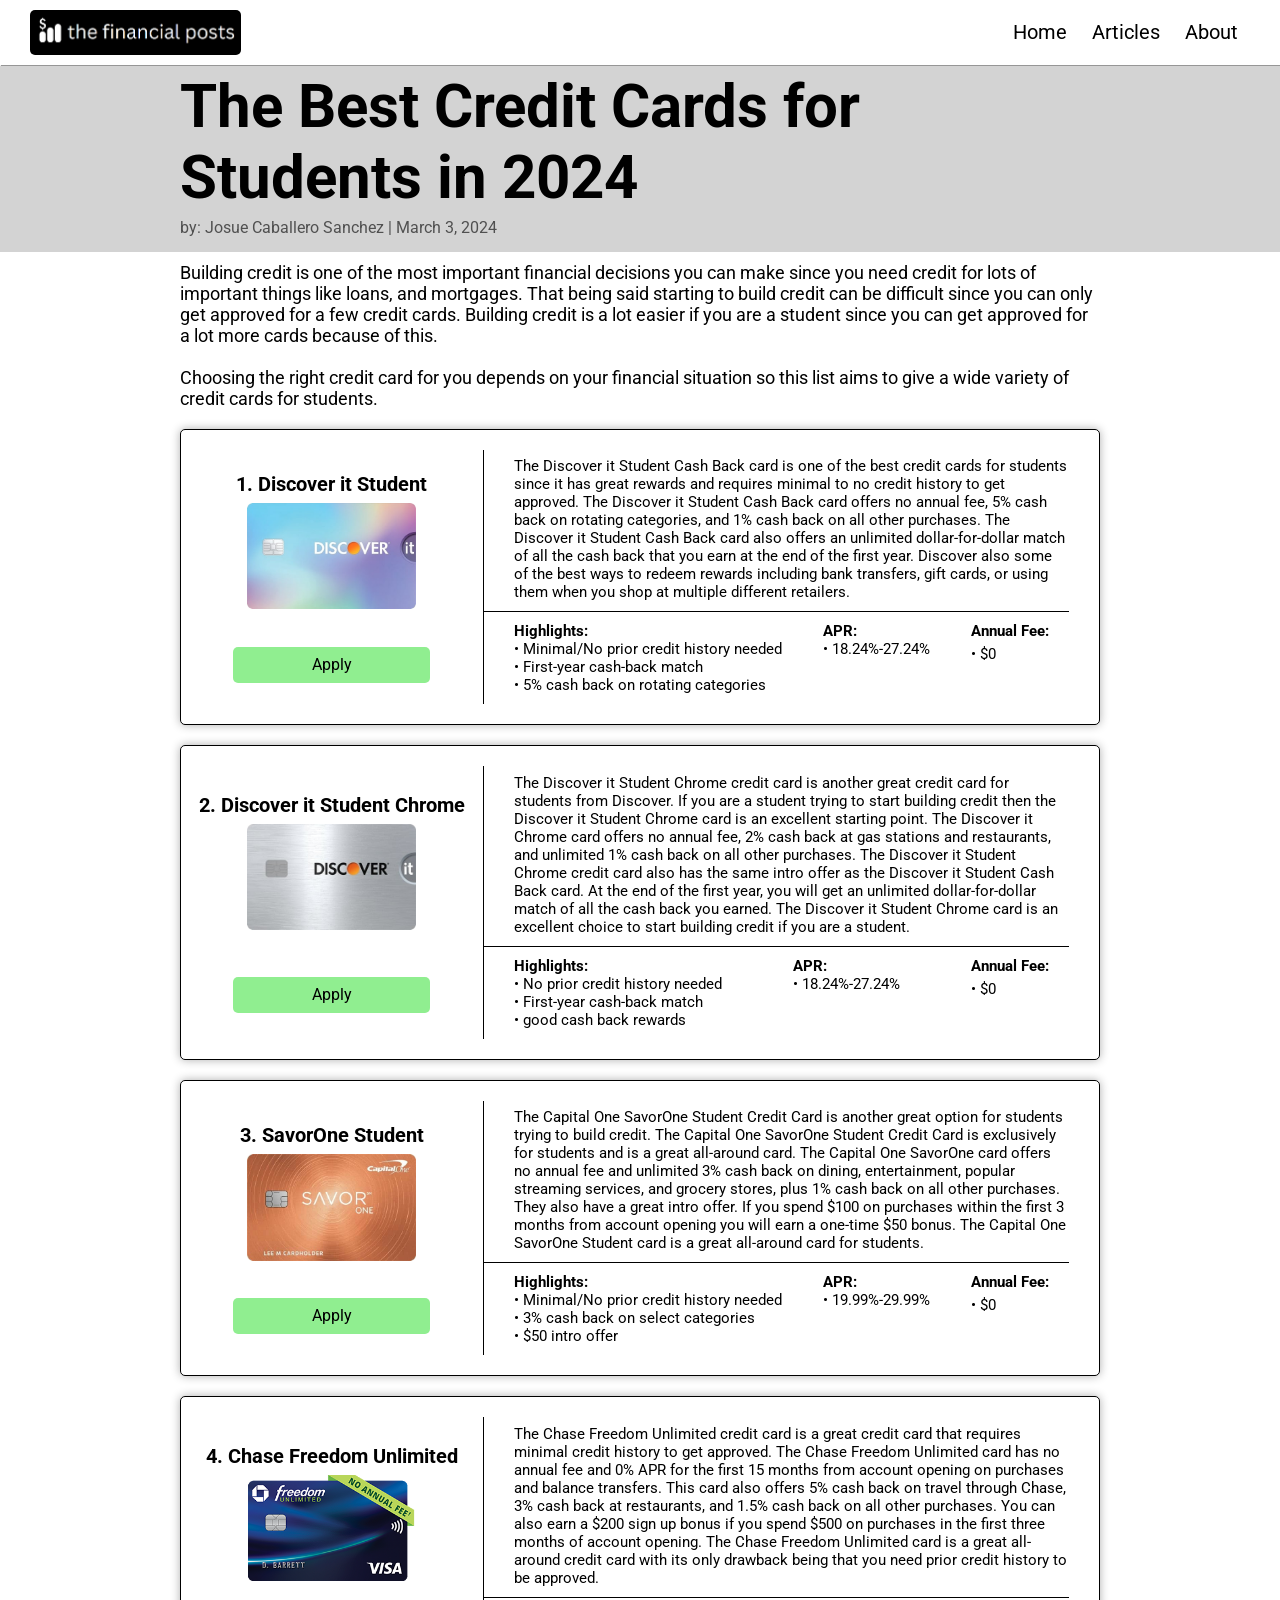
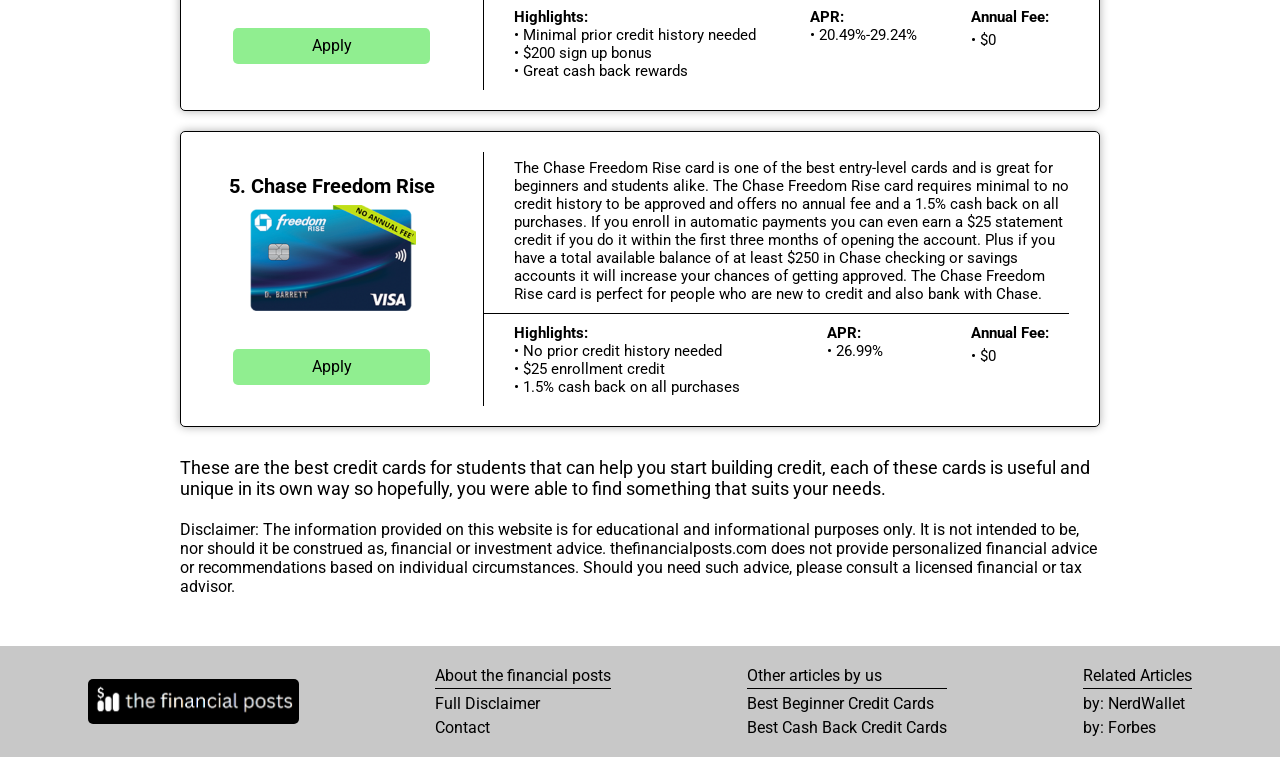
<file: best-credit-cards-for-students.html>
<!DOCTYPE html>
<html lang="en">
<head>
  <meta charset="UTF-8">
  <meta name="viewport" content="width=device-width, initial-scale=1.0">
  <meta name="description" content="There are a lot of great student credit cards that can help you build credit. 
    Discover some of the best student credit cards in 2024!">
  <title>The Best Credit Cards for Students in 2024 | The Financial Posts</title>

  <link rel="preconnect" href="https://fonts.googleapis.com">
  <link rel="preconnect" href="https://fonts.gstatic.com" crossorigin>
  <link href="https://fonts.googleapis.com/css2?family=Roboto:ital,wght@0,100;0,300;0,400;0,500;0,700;0,900;1,100;1,300;1,400;1,500;1,700;1,900&display=swap" rel="stylesheet">

  <link rel="stylesheet" href="credit-files/styles.css">
  <script src="best-websites-to-make-money-files/script.js" defer></script>

  <link rel="icon" type="image/png" href="best-websites-to-make-money-files/assets/icon.png">
</head>

<body>
  <header>

    <div class="toggle-button-container">
      <a href="https://thefinancialposts.com" class="header-title"><img src="best-websites-to-make-money-files/assets/logo.png" alt="logo"></a>

      <a href="#" class="header-toggle-button">
      <span class="bar"></span>
      <span class="bar"></span>
      <span class="bar"></span>
      </a>
    </div>

      <ul class="navbar-links">
        <li><a href="https://thefinancialposts.com">Home</a></li>
        <li><a href="https://thefinancialposts.com#articles">Articles</a></li>
        <li><a href="about.html">About</a></li>
      </ul>
  </header>

  <div class="title-container">
    <h1 class="title">The Best Credit Cards for Students in 2024</h1>
    <p class="website-info">by: Josue Caballero Sanchez | March 3, 2024</p>
  </div>

  <main>
    
    <article class="main-article">
      <div>
        Building credit is one of the most important financial decisions you can make since you need credit for 
        lots of important things like loans, and mortgages. That being said starting to build credit 
        can be difficult since you can only get approved for a few credit cards. Building credit is a lot easier 
        if you are a student since you can get approved for a lot more cards because of this.
      </div>
      <br>
      <div>
        Choosing the right credit card for you depends on your financial situation so this list aims to give a 
        wide variety of credit cards for students.
      </div>
    </article>

    <div class="item-container">
      <div class="item-name-container">
        <div>
          <h2 class="item-name">1. Discover it Student</h2>
          <img class="freecash-img" src="credit-files/assets/discover-it-student.jpg" alt="Discover it Student Credit Card banner">
        </div>
        
        <form action="https://www.discover.com/credit-cards/student-credit-card/it-card.html" method="get" target="_blank">
          <button type="submit">Apply</button>
        </form>
      </div>

      <div class="item-description-container">
        <div class="item-description">
          The Discover it Student Cash Back card is one of the best credit cards for students since it has great 
          rewards and requires minimal to no credit history to get approved. The Discover it Student Cash Back 
          card offers no annual fee, 5% cash back on rotating categories, and 1% cash back on all other purchases. 
          The Discover it Student Cash Back card also offers an unlimited dollar-for-dollar match of all the cash 
          back that you earn at the end of the first year. Discover also some of the best ways to redeem rewards 
          including bank transfers, gift cards, or using them when you shop at multiple different retailers.

        </div>

        <div class="pros-cons-container">
          <div class="pros">
            <p><b>Highlights:</b></p>
            <p>&#x2022; Minimal/No prior credit history needed</p>
            <p>&#x2022; First-year cash-back match</p>
            <p>&#x2022; 5% cash back on rotating categories</p>
          </div>

          <div class="pros">
            <p><b>APR:</b></p>
            <p>&#x2022; 18.24%-27.24%</p>
          </div>

          <div class="approximation">
            <p><b>Annual Fee:</b></p>
            <p class="approx-space">&#x2022; $0</p>
          </div>
        </div>
      </div>
      
    </div>

    <div class="item-container">
      <div class="item-name-container">
        <div>
          <h2 class="item-name">2. Discover it Student Chrome</h2>
          <img class="freecash-img" src="credit-files/assets/discover-it-chrome.jpg" alt="Discover it Student Chrome Card banner">
        </div>
        
        <form action="https://www.discover.com/credit-cards/student-credit-card/chrome-card.html" method="get" target="_blank">
          <button type="submit">Apply</button>
        </form>
      </div>

      <div class="item-description-container">
        <div class="item-description">The Discover it Student Chrome credit card is another great credit card for students 
          from Discover. If you are a student trying to start building credit then the Discover it Student Chrome card 
          is an excellent starting point. The Discover it Chrome card offers no annual fee, 2% cash back at gas 
          stations and restaurants, and unlimited 1% cash back on all other purchases. The Discover it Student Chrome 
          credit card also has the same intro offer as the Discover it Student Cash Back card. At the end of the 
          first year, you will get an unlimited dollar-for-dollar match of all the cash back you earned. The Discover 
          it Student Chrome card is an excellent choice to start building credit if you are a student.
        </div>

        <div class="pros-cons-container">
          <div class="pros">
            <p><b>Highlights:</b></p>
            <p>&#x2022; No prior credit history needed</p>
            <p>&#x2022; First-year cash-back match</p>
            <p>&#x2022; good cash back rewards</p>
          </div>

          <div class="pros">
            <p><b>APR:</b></p>
            <p>&#x2022; 18.24%-27.24%</p>
          </div>

          <div class="approximation">
            <p><b>Annual Fee:</b></p>
            <p class="approx-space">&#x2022; $0</p>
          </div>
        </div>
      </div>
      
    </div>

    <div class="item-container">
      <div class="item-name-container">
        <div>
          <h2 class="item-name">3. SavorOne Student</h2>
          <img src="credit-files/assets/savor-one.jpg" alt="SavorOne Student Card banner">
        </div>
        <form action="https://www.capitalone.com/credit-cards/savorone-student/" method="get" target="_blank">
          <button type="submit">Apply</button>
        </form>
      </div>

      <div class="item-description-container">
        <div class="item-description">
          The Capital One SavorOne Student Credit Card is another great option for students trying to build credit. 
          The Capital One SavorOne Student Credit Card is exclusively for students and is a great all-around card. 
          The Capital One SavorOne card offers no annual fee and unlimited 3% cash back on dining, entertainment, 
          popular streaming services, and grocery stores, plus 1% cash back on all other purchases. They also 
          have a great intro offer. If you spend $100 on purchases within the first 3 months from account opening 
          you will earn a one-time $50 bonus. The Capital One SavorOne Student card is a great all-around card for 
          students. 
        </div>

        <div class="pros-cons-container">
          <div class="pros">
            <p><b>Highlights:</b></p>
            <p>&#x2022; Minimal/No prior credit history needed</p>
            <p>&#x2022; 3% cash back on select categories</p>
            <p>&#x2022; $50 intro offer</p>
          </div>

          <div class="pros">
            <p><b>APR:</b></p>
            <p>&#x2022; 19.99%-29.99%</p>
          </div>

          <div class="approximation">
            <p><b>Annual Fee:</b></p>
            <p class="approx-space">&#x2022; $0</p>
          </div>
        </div>
      </div>
      
    </div>

    <div class="item-container">
      <div class="item-name-container">
        <div>
          <h2 class="item-name">4. Chase Freedom Unlimited</h2>
          <img src="credit-files/assets/freedom-unlimited.png" alt="Chase Freedom Unlimited Card banner">
        </div>
        <form action="https://creditcards.chase.com/cash-back-credit-cards/freedom/unlimited" method="get" target="_blank">
          <button type="submit">Apply</button>
        </form>
      </div>

      <div class="item-description-container">
        <div class="item-description">
          The Chase Freedom Unlimited credit card is a great credit card that requires minimal credit 
          history to get approved. The Chase Freedom Unlimited card has no annual fee and 0% APR for the first 
          15 months from account opening on purchases and balance transfers. This card also offers   
          5% cash back on travel through Chase, 3% cash back at restaurants, and 1.5% cash back on all other 
          purchases. You can also earn a $200 sign up bonus if you spend $500 on purchases in the first three 
          months of account opening. The Chase Freedom Unlimited card is a great all-around credit card with 
          its only drawback being that you need prior credit history to be approved. 
        </div>

        <div class="pros-cons-container">
          <div class="pros">
            <p><b>Highlights:</b></p>
            <p>&#x2022; Minimal prior credit history needed</p>
            <p>&#x2022; $200 sign up bonus</p>
            <p>&#x2022; Great cash back rewards</p>
          </div>

          <div class="pros">
            <p><b>APR:</b></p>
            <p>&#x2022; 20.49%-29.24%</p>
          </div>

          <div class="approximation">
            <p><b>Annual Fee:</b></p>
            <p class="approx-space">&#x2022; $0</p>
          </div>
        </div>
      </div>
      
    </div>

    <div class="item-container">
      <div class="item-name-container">
        <div>
          <h2 class="item-name">5. Chase Freedom Rise</h2>
          <img class="freecash-img" src="credit-files/assets/freedom-rise.png" alt="Chase Freedom Rise Card banner">
        </div>
        
        <form action="https://creditcards.chase.com/cash-back-credit-cards/freedom/rise" method="get" target="_blank">
          <button type="submit">Apply</button>
        </form>
      </div>

      <div class="item-description-container">
        <div class="item-description">The Chase Freedom Rise card is one of the best entry-level cards and is great 
          for beginners and students alike. The Chase Freedom Rise card requires minimal to no credit history to be approved and  
          offers no annual fee and a 1.5% cash back on all purchases. If you enroll in automatic payments you 
          can even earn a $25 statement credit if you do it within the first three months of opening the account. 
          Plus if you have a total available balance of at least $250 
          in Chase checking or savings accounts it will increase your chances of getting approved. The Chase Freedom 
          Rise card is perfect for people who are new to credit and also bank with Chase.
        </div>

        <div class="pros-cons-container">
          <div class="pros">
            <p><b>Highlights:</b></p>
            <p>&#x2022; No prior credit history needed</p>
            <p>&#x2022; $25 enrollment credit</p>
            <p>&#x2022; 1.5% cash back on all purchases</p>
          </div>

          <div class="pros">
            <p><b>APR:</b></p>
            <p>&#x2022; 26.99%</p>
          </div>

          <div class="approximation">
            <p><b>Annual Fee:</b></p>
            <p class="approx-space">&#x2022; $0</p>
          </div>
        </div>
      </div>
      
    </div>

    <article class="ending-article" >
      <p>
        These are the best credit cards for students that can help you start building credit, each of these cards is 
        useful and unique in its own way so hopefully, you were able to find something that suits your needs.
      </p>
      <br>
      <p class="disclaimer">
        Disclaimer: The information provided on this website is for educational and informational purposes only. 
        It is not intended to be, nor should it be construed as, financial or investment advice. 
        thefinancialposts.com does not provide personalized financial advice or recommendations based on 
        individual circumstances. Should you need such advice, please consult a licensed financial or tax 
        advisor.
      </p>
    </article>
  </main>

  <footer>
    <img class="footer-logo" src="best-websites-to-make-money-files/assets/logo.png" alt="logo">
    <div class="footer-container">
      <p class="footer-header">About the financial posts</p>
      <a href="disclaimer.html">Full Disclaimer</a>
      <a href="contact.html">Contact</a>
    </div>
    <div class="footer-container">
      <p class="footer-header">Other articles by us</p>
      <a href="best-credit-cards-for-beginners.html">Best Beginner Credit Cards</a>
      <a href="best-cash-back-credit-cards.html">Best Cash Back Credit Cards</a>
    </div>
    <div class="footer-container related-articles">
      <p class="footer-header">Related Articles</p>
      <a target="_blank" href="https://www.nerdwallet.com/m/credit-cards/excellent-student-credit-cards-b?bucket_id=lp2&gad_source=1&gclid=CjwKCAjwupGyBhBBEiwA0UcqaBPuBHMkcgbc9LZmkZgZ3LaB_s1LLRpfDeoSLXuM9iYAwDW_U4UmnxoCCZUQAvD_BwE&gclsrc=aw.ds&mktg_body=2851&mktg_hline=19110&mktg_place=aud-2108676495482%3Akwd-132837933&model_execution_id=FA761294-B945-42BB-9AC9-A629DD6E9409&nw_campaign_id=150282926065101200&utm_campaign=cc_mktg_paid_022723_student_alpha_rlsa&utm_content=ta&utm_medium=cpc&utm_source=goog&utm_term=best+credit+cards+for+students">by: NerdWallet</a>
      <a target="_blank" href="https://www.forbes.com/advisor/l/best-student-credit-cards-v2/?utm_campaign=21164150622&accountid=9033979427&utm_content=160847869157&utm_term=kwd-24577953&network=g&device=c&placement=&location_physical=9030100&device_model=&creative=696156635186&gad_source=1&gclid=CjwKCAjwupGyBhBBEiwA0UcqaEUJhMZQSRRseJwfSsoVCgUXSnGpl8KISQ8ow92kuhRi538vycqyUhoCz1sQAvD_BwE">by: Forbes</a>
    </div>
  </footer>

</body>

</html>
</file>
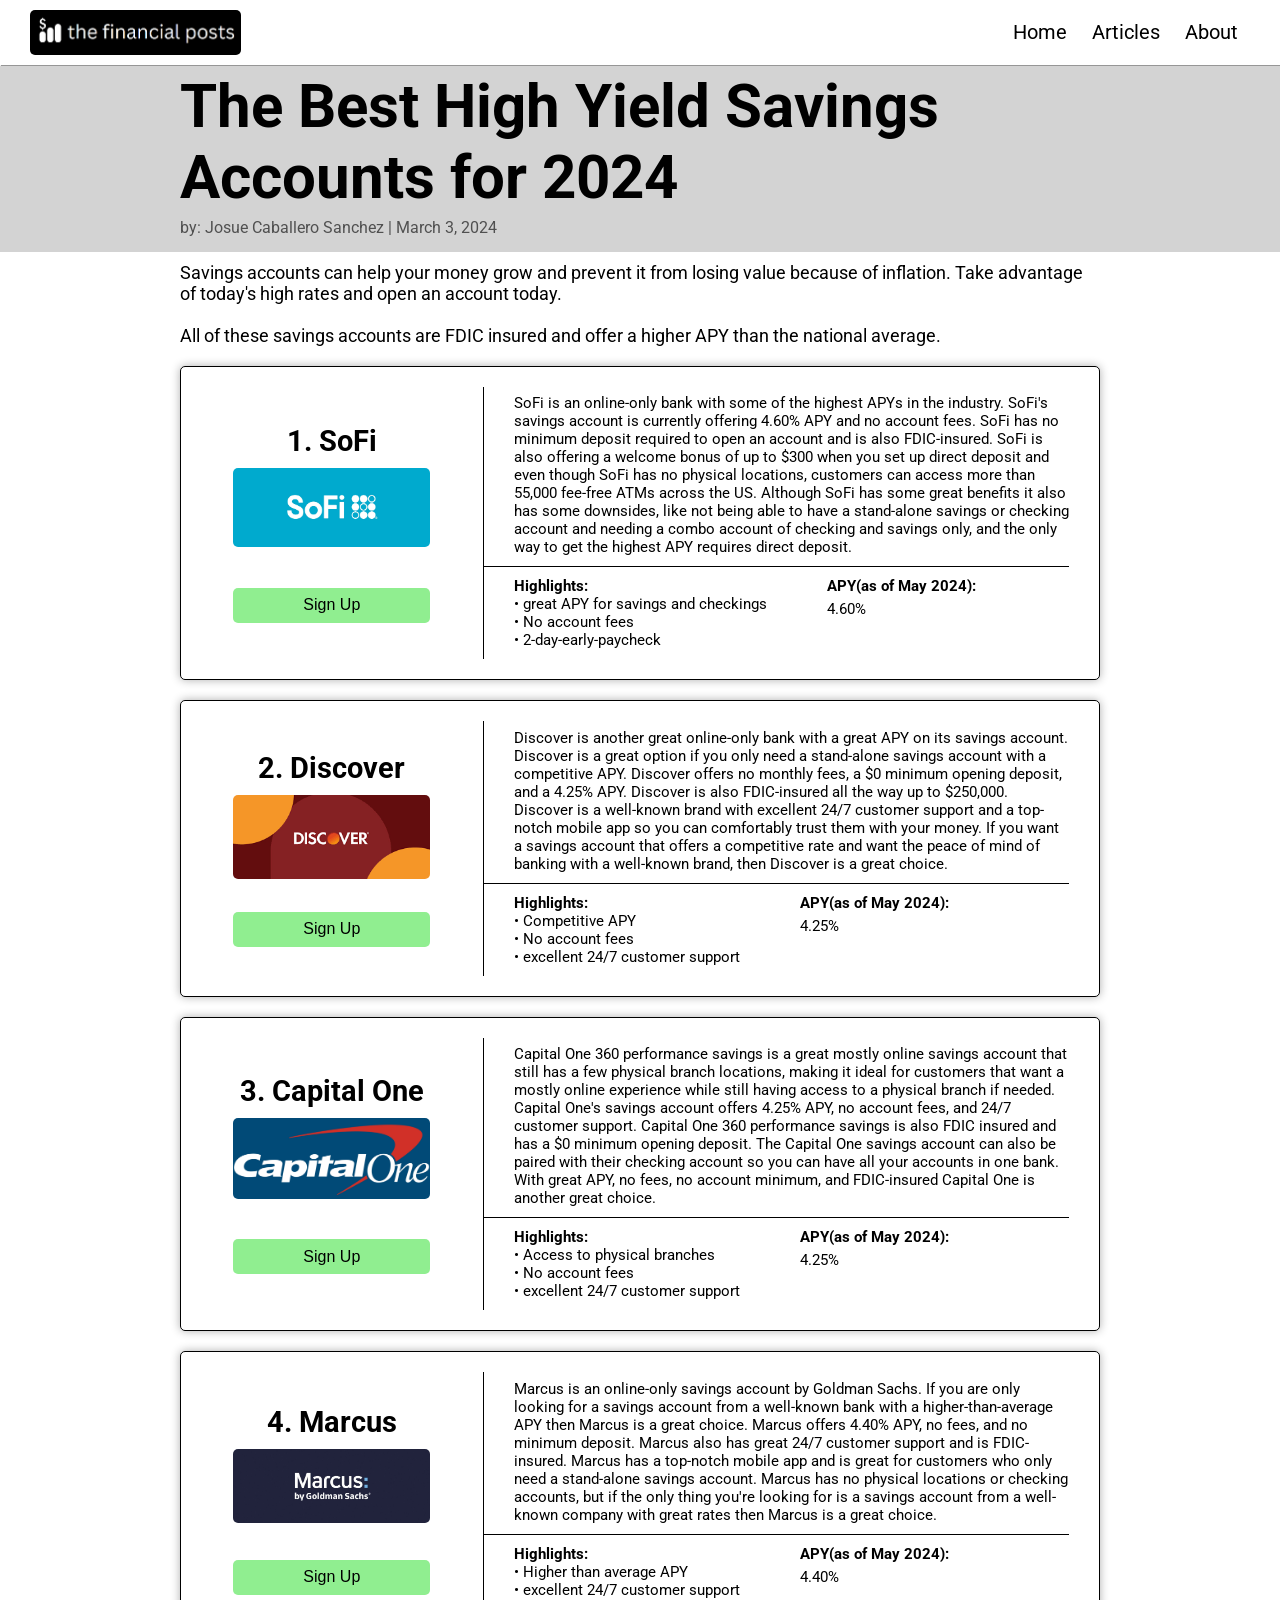
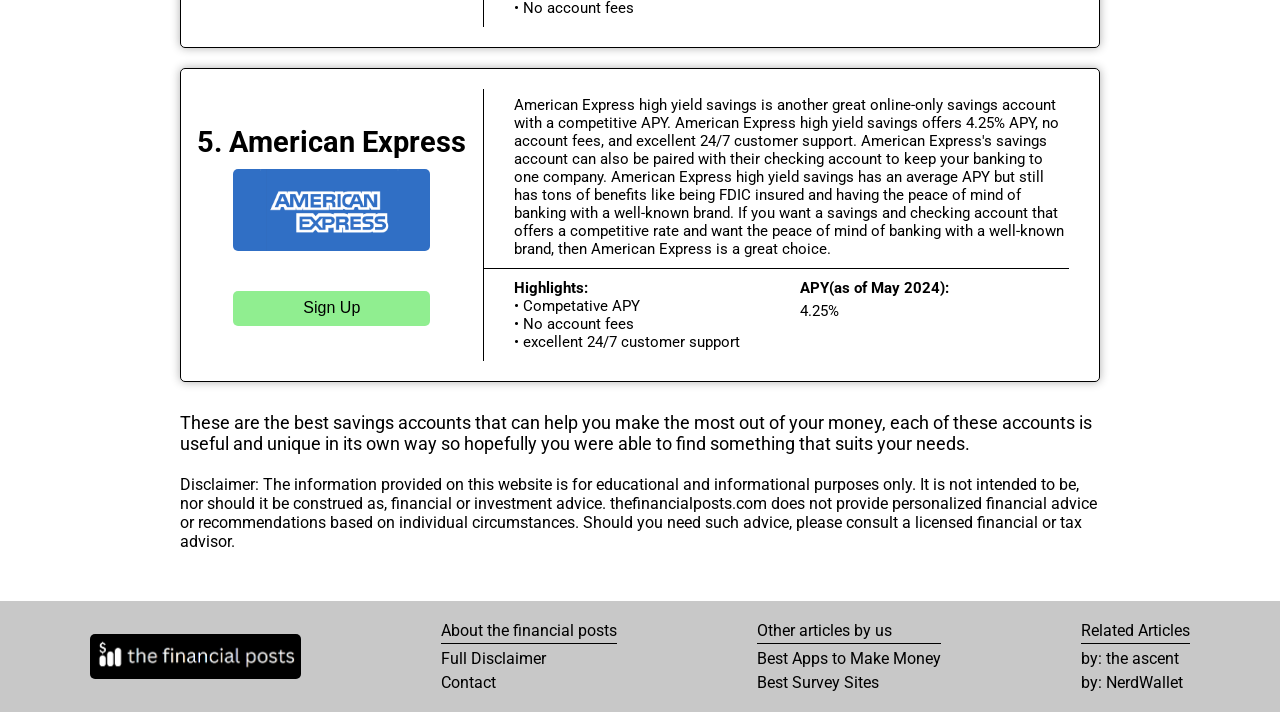
<file: best-high-yield-savings.html>
<!DOCTYPE html>
<html lang="en">
<head>
  <meta charset="UTF-8">
  <meta name="viewport" content="width=device-width, initial-scale=1.0">
  <meta name="description" content="There are a lot of different high yield savings accounts that can help you make the most out of your money. Find out some  
  of the best high yield savings accounts available now!">
  <title>The Best High Yield Savings Accounts for 2024 | The Financial Posts</title>

  <link rel="preconnect" href="https://fonts.googleapis.com">
  <link rel="preconnect" href="https://fonts.gstatic.com" crossorigin>
  <link href="https://fonts.googleapis.com/css2?family=Roboto:ital,wght@0,100;0,300;0,400;0,500;0,700;0,900;1,100;1,300;1,400;1,500;1,700;1,900&display=swap" rel="stylesheet">

  <link rel="stylesheet" href="best-websites-to-make-money-files/styles.css">
  <script src="best-websites-to-make-money-files/script.js" defer></script>

  <link rel="icon" type="image/png" href="best-websites-to-make-money-files/assets/icon.png">
</head>

<body>
  <header>

    <div class="toggle-button-container">
      <a href="https://thefinancialposts.com" class="header-title"><img src="best-websites-to-make-money-files/assets/logo.png" alt="logo"></a>

      <a href="#" class="header-toggle-button">
      <span class="bar"></span>
      <span class="bar"></span>
      <span class="bar"></span>
      </a>
    </div>

      <ul class="navbar-links">
        <li><a href="https://thefinancialposts.com">Home</a></li>
        <li><a href="https://thefinancialposts.com#articles">Articles</a></li>
        <li><a href="about.html">About</a></li>
      </ul>
  </header>

  <div class="title-container">
    <h1 class="title">The Best High Yield Savings Accounts for 2024</h1>
    <p class="website-info">by: Josue Caballero Sanchez | March 3, 2024</p>
  </div>

  <main>
    
    <article class="main-article">
      <div>
        Savings accounts can help your money grow and prevent it from losing value because of inflation. 
        Take advantage of today's high rates and open an account today.
      </div>
      <br>
      <div>
        All of these savings accounts are FDIC insured and offer a higher APY than the national average.
      </div>
    </article>

    <div class="item-container">
      <div class="item-name-container">
        <div>
          <h2 class="item-name">1. SoFi</h2>
          <img class="freecash-img" src="best-websites-to-make-money-files/assets/SoFi.jpg" alt="Data Annotation banner">
        </div>
        
        <form action="https://www.sofi.com/banking-short/?campaign=MRKT_SEM_MCI_MON_BRAPLUS_ACQ_EXT_ALL_tCPA_ACTO_20230404_CORE-HHI-TEST_PSE_GOG_NONE_US_EN_SFehoh8db56wamw0pb3n07_e_g_c_653743567644_sofi%20savings%20account&utm_source=MRKT_ADWORDS&utm_medium=SEM&utm_campaign=MRKT_SEM_MCI_MON_BRAPLUS_ACQ_EXT_ALL_tCPA_ACTO_20230404_CORE-HHI-TEST_PSE_GOG_NONE_US_EN_SFehoh8db56wamw0pb3n07_e_g_c_653743567644_sofi%20savings%20account&cl_vend=google&cl_ch=sem&cl_camp=19923190239&cl_adg=146435080743&cl_crtv=653743567644&cl_kw=sofi%20savings%20account&cl_pub=google.com&cl_place=&cl_dvt=c&cl_pos=&cl_mt=e&cl_gtid=kwd-607001533189&opti_ca=19923190239&opti_ag=146435080743&opti_ad=653743567644&opti_key=kwd-607001533189&gclid=CjwKCAjw9IayBhBJEiwAVuc3fnEgRJvchRaqPGoE7YU7kJU_9IbOjCZ51mlThn7BrK2_PVLV30-YlBoC3RoQAvD_BwE&adname=&gclsrc=aw.ds&gad_source=1&ds_agid=58700008347216931&ds_cid=71700000108979674&ds_eid=700000001859011&ds_kid=43700075897188640" method="get" target="_blank">
          <button type="submit">Sign Up</button>
        </form>
      </div>

      <div class="item-description-container">
        <div class="item-description">
          SoFi is an online-only bank with some of the highest APYs in the industry. SoFi's savings account is 
          currently offering 4.60% APY and no account fees. SoFi has no minimum deposit required to open an account 
          and is also FDIC-insured. SoFi is also offering a welcome bonus of up to $300 
          when you set up direct deposit and even though SoFi has no physical locations, customers can access more 
          than 55,000 fee-free ATMs across the US. Although SoFi 
          has some great benefits it also has some downsides, like not being able to have a stand-alone savings 
          or checking account and needing a combo account of checking and savings only, and the only way to get 
          the highest APY requires direct deposit.
        </div>

        <div class="pros-cons-container">
          <div class="pros">
            <p><b>Highlights:</b></p>
            <p>&#x2022; great APY for savings and checkings</p>
            <p>&#x2022; No account fees</p>
            <p>&#x2022; 2-day-early-paycheck</p>
          </div>

          <div class="approximation">
            <p><b>APY(as of May 2024):</b></p>
            <p class="approx-space">4.60%</p>
          </div>
        </div>
      </div>
      
    </div>

    <div class="item-container">
      <div class="item-name-container">
        <div>
          <h2 class="item-name">2. Discover</h2>
          <img class="freecash-img" src="best-websites-to-make-money-files/assets/discover.png" alt="Freecash banner">
        </div>
        
        <form action="https://www.discover.com/online-banking/savings-lng-01/?cmpgnid=ps-bk-ggl-nonchck-bnd-ext-rlsa-osa&src=S000019D4&van=Dbank&gad_source=1&gclid=CjwKCAjw9IayBhBJEiwAVuc3fhQRTxJAJuPuGUyaTGCB7ZEHwn-yIG3DgZovTK4DlamaH6X-o8TFNRoC8WUQAvD_BwE&gclsrc=aw.ds" method="get" target="_blank">
          <button type="submit">Sign Up</button>
        </form>
      </div>

      <div class="item-description-container">
        <div class="item-description">
          Discover is another great online-only bank with a great APY on its savings account. Discover is a great 
          option if you only need a stand-alone savings account with a competitive APY. Discover offers no 
          monthly fees, a $0 minimum opening deposit, and a 4.25% APY. Discover is also FDIC-insured all the way up to 
          $250,000. Discover is a well-known brand with excellent  24/7 customer support and a top-notch mobile app so 
          you can comfortably trust them with your money. If you want a savings account that offers a competitive 
          rate and want the peace of mind of banking with a well-known brand, then Discover is a great choice. 
        </div>

        <div class="pros-cons-container">
          <div class="pros">
            <p><b>Highlights:</b></p>
            <p>&#x2022; Competitive APY</p>
            <p>&#x2022; No account fees</p>
            <p>&#x2022; excellent 24/7 customer support</p>
          </div>

          <div class="approximation">
            <p><b>APY(as of May 2024):</b></p>
            <p class="approx-space">4.25%</p>
          </div>
        </div>
      </div>
      
    </div>

    <div class="item-container">
      <div class="item-name-container">
        <div>
          <h2 class="item-name">3. Capital One</h2>
          <img src="best-websites-to-make-money-files/assets/capital-one.jpg" alt="IntelliZoom banner">
        </div>
        <form action="https://www.capitalone.com/bank/savings-accounts/online-performance-savings-account/?06167_SE001493_AlwaysOn=&gclid=CjwKCAjw9IayBhBJEiwAVuc3fjoD2f9ZR11dEWZxW3FRrNfPWjhOI5Y3kz81uItmz-oxuq9JyPhrzxoCX3IQAvD_BwE&gclsrc=aw.ds" method="get" target="_blank">
          <button type="submit">Sign Up</button>
        </form>
      </div>

      <div class="item-description-container">
        <div class="item-description">
          Capital One 360 performance savings is a great mostly online savings account that still has a few 
          physical branch locations, making it ideal for customers that want a mostly online experience while still 
          having access to a physical branch if needed. Capital One's savings account offers 4.25% APY, no account 
          fees, and 24/7 customer support. Capital One 360 performance savings is also FDIC insured and has a $0 minimum opening deposit. 
          The Capital One savings account can also be paired with their checking account so you can have all 
          your accounts in one bank. With great APY, no fees, no account minimum, and FDIC-insured Capital One 
          is another great choice.
          
        </div>

        <div class="pros-cons-container">
          <div class="pros">
            <p><b>Highlights:</b></p>
            <p>&#x2022; Access to physical branches</p>
            <p>&#x2022; No account fees</p>
            <p>&#x2022; excellent 24/7 customer support</p>
          </div>

          <div class="approximation">
            <p><b>APY(as of May 2024):</b></p>
            <p class="approx-space">4.25%</p>
          </div>
        </div>
      </div>
      
    </div>

    <div class="item-container">
      <div class="item-name-container">
        <div>
          <h2 class="item-name">4. Marcus</h2>
          <img src="best-websites-to-make-money-files/assets/marcus.jpg" alt="Swagbucks banner">
        </div>
        <form action="https://www.marcus.com/us/en/savings/high-yield-savings?prd=os&chl=ps&schl=psg&cid=19692024658&agp=150380350729&cre=652821948855&kid=marcus%20savings&mtype=e&adpos=&gad_source=1&gclid=CjwKCAjw9IayBhBJEiwAVuc3fib4HvPUpOxvb2ulv6j40TKUjHIWHNskyEoBVbismWy5kPt8rTjrYBoCSKwQAvD_BwE&gclsrc=aw.ds" method="get" target="_blank">
          <button type="submit">Sign Up</button>
        </form>
      </div>

      <div class="item-description-container">
        <div class="item-description">
          Marcus is an online-only savings account by Goldman Sachs. If you are only looking for a 
          savings account from a well-known bank with a higher-than-average APY then Marcus is a great choice. Marcus offers 4.40% APY, 
          no fees, and no minimum deposit. Marcus also has great 24/7 customer support and is FDIC-insured. 
          Marcus has a top-notch mobile app and is great for customers who only need a stand-alone savings 
          account. Marcus has no physical locations or checking accounts, but if the only thing you're 
          looking for is a savings account from a well-known company with great rates then 
          Marcus is a great choice.
        </div>

        <div class="pros-cons-container">
          <div class="pros">
            <p><b>Highlights:</b></p>
            <p>&#x2022; Higher than average APY</p>
            <p>&#x2022; excellent 24/7 customer support</p>
            <p>&#x2022; No account fees</p>
          </div>

          <div class="approximation">
            <p><b>APY(as of May 2024):</b></p>
            <p class="approx-space">4.40%</p>
          </div>
        </div>
      </div>
      
    </div>

    <div class="item-container">
      <div class="item-name-container">
        <div>
          <h2 class="item-name">5. American Express</h2>
          <img src="best-websites-to-make-money-files/assets/amex.png" alt="Usertesting banner">
        </div>
        <form action="https://www.americanexpress.com/en-us/banking/online-savings/high-yield-savings/?extlink=as=search=71700000087431596_58700008585260079_p78398328739_686081261970&gclid=CjwKCAjw9IayBhBJEiwAVuc3fn0UXyeLfZnSlYkfMC2XBXY3tMrQc1hMsfSoFWEhus4WfMj3vfYyWhoC1NsQAvD_BwE&gclsrc=aw.ds" method="get" target="_blank">
          <button type="submit">Sign Up</button>
        </form>
      </div>

      <div class="item-description-container">
        <div class="item-description">
          American Express high yield savings is another great online-only savings account with a competitive APY. 
          American Express high yield savings offers 4.25% APY, no account fees, and excellent 24/7 customer support. 
          American Express's savings account can also be paired with their checking account to keep your banking 
          to one company. American Express high yield savings has an average APY but still has tons of benefits 
          like being FDIC insured and having the peace of mind of banking with a well-known brand. If you 
          want a savings and checking account that offers a competitive rate and want the peace of mind of 
          banking with a well-known brand, then American Express is a great choice.
        </div>

        <div class="pros-cons-container">
          <div class="pros">
            <p><b>Highlights:</b></p>
            <p>&#x2022; Competative APY</p>
            <p>&#x2022; No account fees</p>
            <p>&#x2022; excellent 24/7 customer support</p>
          </div>

          <div class="approximation">
            <p><b>APY(as of May 2024):</b></p>
            <p class="approx-space">4.25%</p>
          </div>
        </div>
      </div>
      
    </div>

    <article class="ending-article" >
      <p>
        These are the best savings accounts that can help you make the most out of your money, each of these accounts is 
        useful and unique in its own way so hopefully you were able to find something that suits your needs.
      </p>
      <br>
      <p class="disclaimer">
        Disclaimer: The information provided on this website is for educational and informational purposes only. 
        It is not intended to be, nor should it be construed as, financial or investment advice. 
        thefinancialposts.com does not provide personalized financial advice or recommendations based on 
        individual circumstances. Should you need such advice, please consult a licensed financial or tax 
        advisor.
      </p>
    </article>
  </main>

  <footer>
    <img class="footer-logo" src="best-websites-to-make-money-files/assets/logo.png" alt="logo">
    <div class="footer-container">
      <p class="footer-header">About the financial posts</p>
      <a href="disclaimer.html">Full Disclaimer</a>
      <a href="contact.html">Contact</a>
    </div>
    <div class="footer-container">
      <p class="footer-header">Other articles by us</p>
      <a href="best-apps-to-make-money.html">Best Apps to Make Money</a>
      <a href="best-survey-sites.html">Best Survey Sites</a>
    </div>
    <div class="footer-container related-articles">
      <p class="footer-header">Related Articles</p>
      <a target="_blank" href="https://www.fool.com/the-ascent/banks/landing/best-high-yield-savings-accounts/?advertisingadgroupid=155608536701&advertisingcampaignid=21016281796&campaign_group=662651367332&gad_source=1&gclid=CjwKCAjw9IayBhBJEiwAVuc3ftsb8A2IjvRujYNUn6uZLxOa3f36rUwuiTlJBoLBNa4rPsYsgNW81RoC2UUQAvD_BwE&publisher=ta-bank-co-adw-na-savings-5-na-troas&utm_medium=cpc&utm_source=google&testId=ta-bank-hysa&cellId=1&campaign=the-ascent&source_system_name=fool_splitter">by: the ascent</a>
      <a target="_blank" href="https://www.nerdwallet.com/m/banking/standout-online-savings-accounts-6?bucket_id=Primary+LP+Exact%2FPhrase&gad_source=1&gclid=CjwKCAjw9IayBhBJEiwAVuc3fjb0gw45ZGzVA8PYXooiDYMapVtAi--k6Ur-HWcHLAxSnkC_yWgPsxoCvaEQAvD_BwE&gclsrc=aw.ds&mktg_body=2989&mktg_hline=19335&mktg_place=aud-419383247711%3Akwd-43280630&model_execution_id=AB8D6712-6ACA-4454-9E7A-10E804242091&nw_campaign_id=1445393&utm_campaign=bk_mktg_paid_010123_savings_topbest&utm_content=ta&utm_medium=cpc&utm_source=goog&utm_term=best+savings+account">by: NerdWallet</a>
    </div>
  </footer>

</body>

</html>
</file>
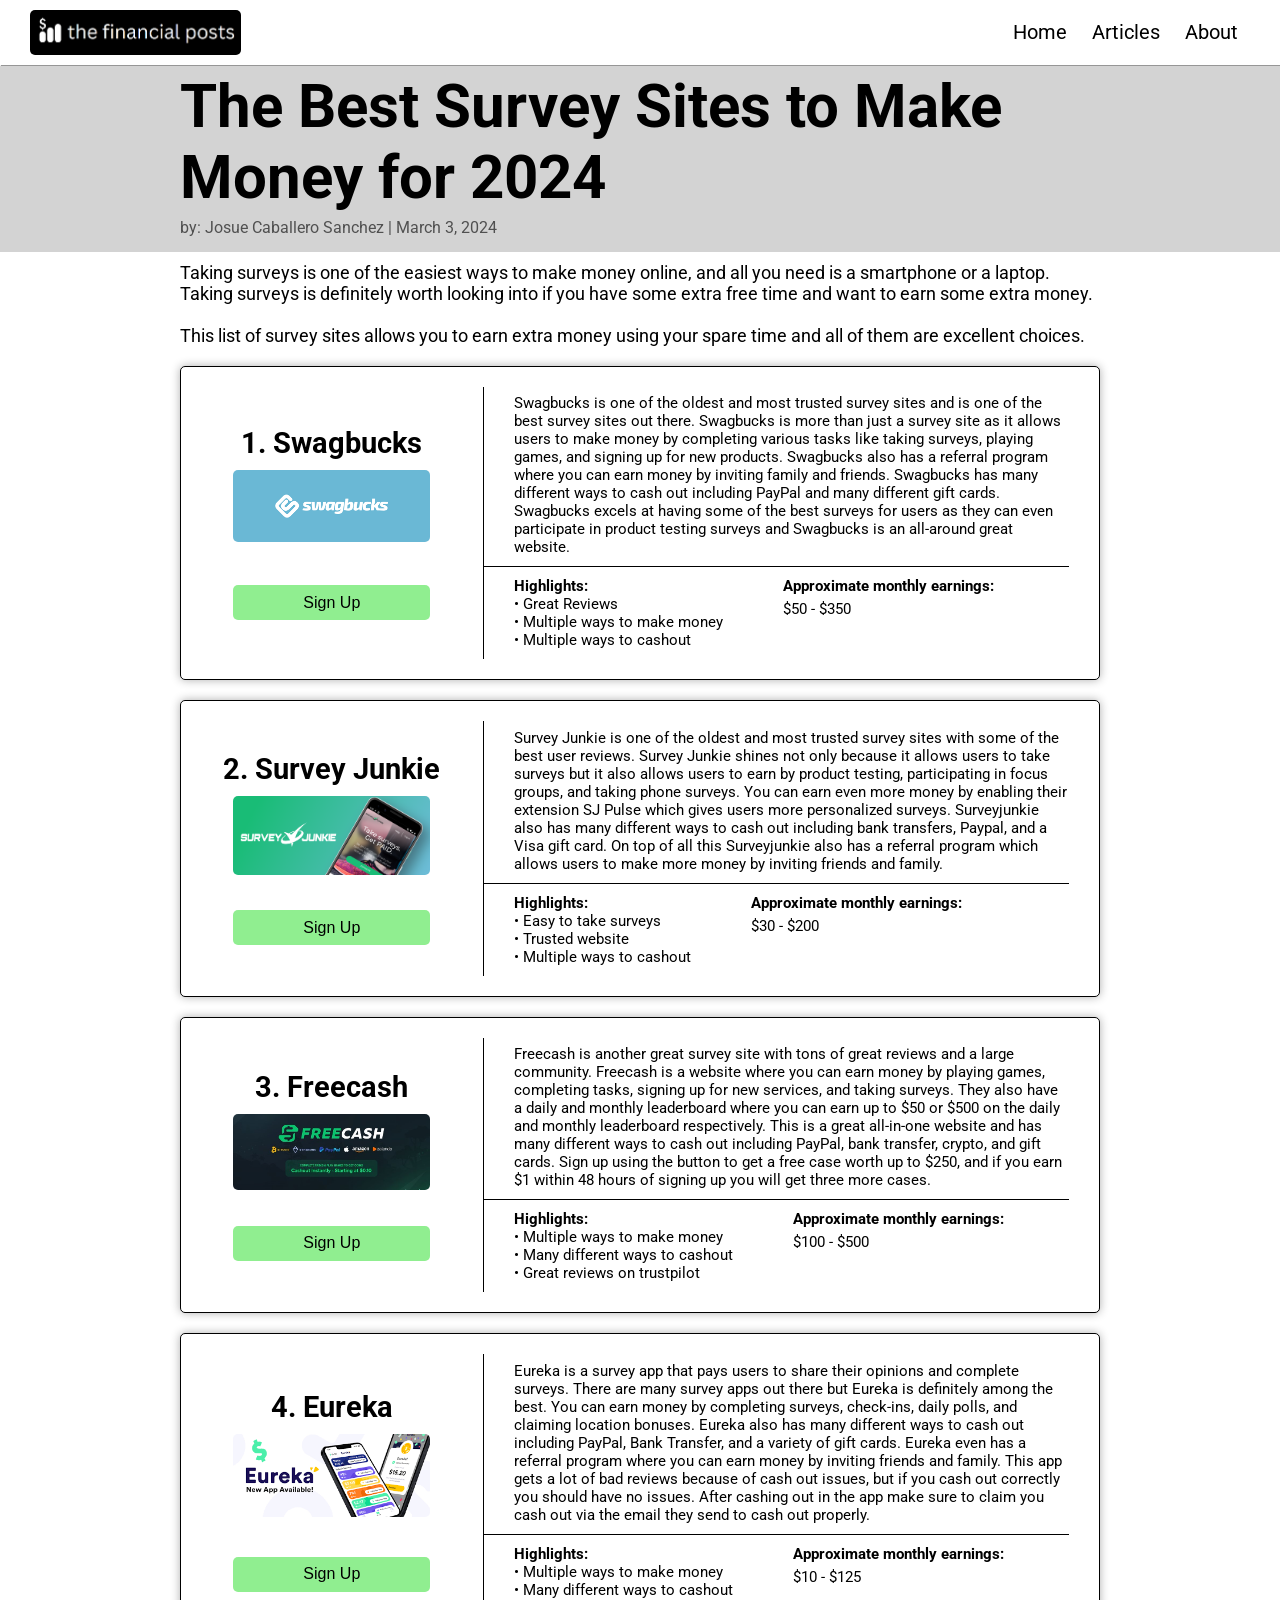
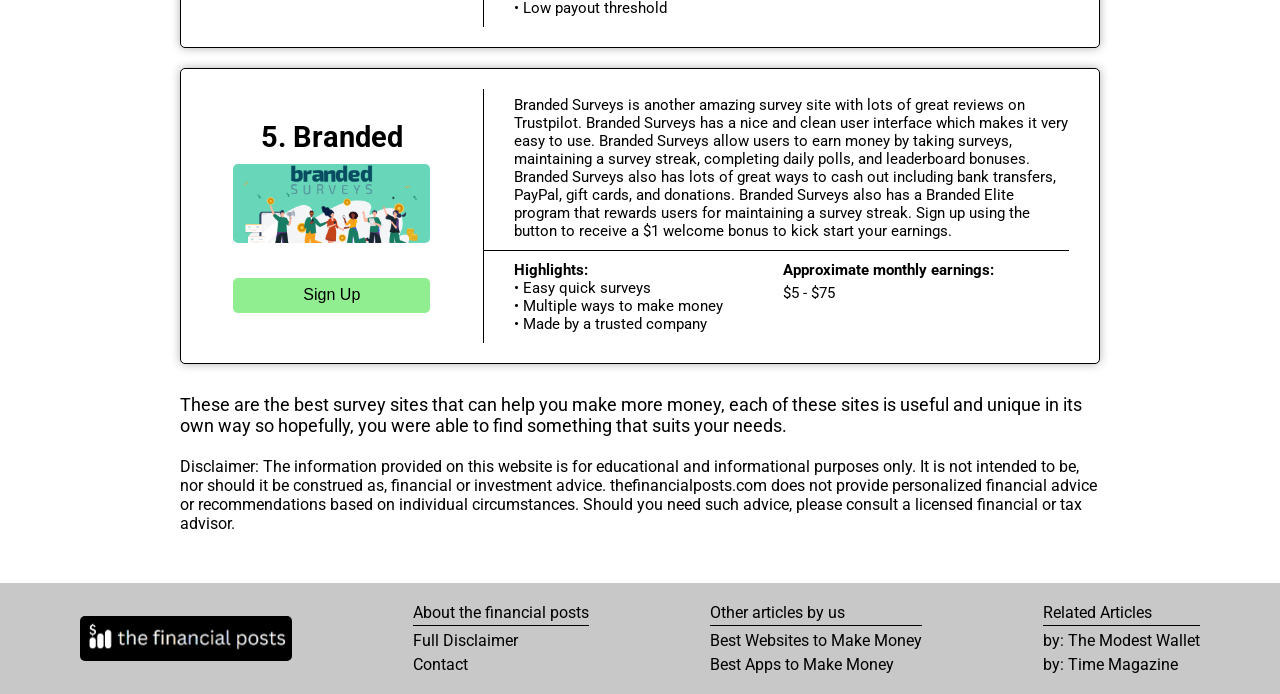
<file: best-survey-sites.html>
<!DOCTYPE html>
<html lang="en">
<head>
  <meta charset="UTF-8">
  <meta name="viewport" content="width=device-width, initial-scale=1.0">
  <meta name="description" content="There are a lot of different survey sites to make money. Find out which
   ones are the best!">
  <title>The Best Survey Sites to Make Money for 2024 | The Financial Posts</title>

  <link rel="preconnect" href="https://fonts.googleapis.com">
  <link rel="preconnect" href="https://fonts.gstatic.com" crossorigin>
  <link href="https://fonts.googleapis.com/css2?family=Roboto:ital,wght@0,100;0,300;0,400;0,500;0,700;0,900;1,100;1,300;1,400;1,500;1,700;1,900&display=swap" rel="stylesheet">

  <link rel="stylesheet" href="best-websites-to-make-money-files/styles.css">
  <script src="best-websites-to-make-money-files/script.js" defer></script>

  <link rel="icon" type="image/png" href="best-websites-to-make-money-files/assets/icon.png">
</head>

<body>
  <header>

    <div class="toggle-button-container">
      <a href="https://thefinancialposts.com" class="header-title"><img src="best-websites-to-make-money-files/assets/logo.png" alt="logo"></a>

      <a href="#" class="header-toggle-button">
      <span class="bar"></span>
      <span class="bar"></span>
      <span class="bar"></span>
      </a>
    </div>

      <ul class="navbar-links">
        <li><a href="https://thefinancialposts.com">Home</a></li>
        <li><a href="https://thefinancialposts.com#articles">Articles</a></li>
        <li><a href="about.html">About</a></li>
      </ul>
  </header>

  <div class="title-container">
    <h1 class="title">The Best Survey Sites to Make Money for 2024</h1>
    <p class="website-info">by: Josue Caballero Sanchez | March 3, 2024</p>
  </div>

  <main>
    
    <article class="main-article">
      <div>
        Taking surveys is one of the easiest ways to make money online, and all you need is a smartphone
        or a laptop. Taking surveys is definitely worth looking into if you have some extra free time and want to 
        earn some extra money.
      </div>
      <br>
      <div>
        This list of survey sites allows you to earn extra money using your spare time and all of them are 
        excellent choices.
      </div>
    </article>

    <div class="item-container">
      <div class="item-name-container">
        <div>
          <h2 class="item-name">1. Swagbucks</h2>
          <img class="freecash-img" src="best-websites-to-make-money-files/assets/swagbucks.png" alt="Swagbucks banner">
        </div>
        
        <form action="https://www.swagbucks.com/p/register?rb=120941599&rp=1" method="get" target="_blank">
          <button type="submit">Sign Up</button>
        </form>
      </div>

      <div class="item-description-container">
        <div class="item-description">Swagbucks is one of the oldest and most trusted survey sites and is 
          one of the best survey sites out there. Swagbucks is more than just a survey site as it 
          allows users to make money by completing various tasks like taking surveys, playing games, 
          and signing up for new products. Swagbucks also has a referral program where you can earn money 
          by inviting family and friends. Swagbucks has many different ways to cash out including PayPal 
          and many different gift cards. Swagbucks excels at having some of the best surveys for users as 
          they can even participate in product testing surveys and Swagbucks is an all-around great website.
        </div>

        <div class="pros-cons-container">
          <div class="pros">
            <p><b>Highlights:</b></p>
            <p>&#x2022; Great Reviews</p>
            <p>&#x2022; Multiple ways to make money</p>
            <p>&#x2022; Multiple ways to cashout</p>
          </div>

          <div class="approximation">
            <p><b>Approximate monthly earnings:</b></p>
            <p class="approx-space">$50 - $350</p>
          </div>
        </div>
      </div>
      
    </div>

    <div class="item-container">
      <div class="item-name-container">
        <div>
          <h2 class="item-name">2. Survey Junkie</h2>
          <img class="freecash-img" src="best-websites-to-make-money-files/assets/surveyjunkie.png" alt="Survey Junkie banner">
        </div>
        
        <form action="https://www.surveyjunkie.com/?invite=euid8wAmEBfZFPMvVdx3Dhkt%2BCdnt9PD0Io4j5XUHwOyA2k%3D&appv=3" method="get" target="_blank">
          <button type="submit">Sign Up</button>
        </form>
      </div>

      <div class="item-description-container">
        <div class="item-description">Survey Junkie is one of the oldest and most trusted survey sites with some of the best user reviews. 
          Survey Junkie shines not only because it allows users to take surveys but it also allows users to 
          earn by product testing, participating in focus groups, and taking phone surveys. 
          You can earn even more money by enabling their extension SJ Pulse which gives users more personalized surveys.
          Surveyjunkie also has many different ways to cash out including bank transfers, Paypal, and a Visa gift card. On 
          top of all this Surveyjunkie also has a referral program which allows users to make more money by inviting 
          friends and family.
        </div>

        <div class="pros-cons-container">
          <div class="pros">
            <p><b>Highlights:</b></p>
            <p>&#x2022; Easy to take surveys</p>
            <p>&#x2022; Trusted website</p>
            <p>&#x2022; Multiple ways to cashout</p>
          </div>

          <div class="approximation">
            <p><b>Approximate monthly earnings:</b></p>
            <p class="approx-space">$30 - $200</p>
          </div>
        </div>
      </div>
      
    </div>

    <div class="item-container">
      <div class="item-name-container">
        <div>
          <h2 class="item-name">3. Freecash</h2>
          <img src="best-websites-to-make-money-files/assets/freecash.jpg" alt="Freecash banner">
        </div>
        <form action="https://freecash.com/r/4703cf3782" method="get" target="_blank">
          <button type="submit">Sign Up</button>
        </form>
      </div>

      <div class="item-description-container">
        <div class="item-description">
          Freecash is another great survey site with tons of great reviews and a large community. Freecash is a 
          website where you can earn money by playing games, completing tasks, signing up for new services, 
          and taking surveys. They also have a daily and monthly leaderboard where you can earn up to $50 or 
          $500 on the daily and monthly leaderboard respectively. This is a great all-in-one website and has 
          many different ways to cash out including PayPal, bank transfer, crypto, and gift cards. Sign up using 
          the button to get a free case worth up to $250, and if you earn $1 within 48 hours of signing up 
          you will get three more cases.
        </div>

        <div class="pros-cons-container">
          <div class="pros">
            <p><b>Highlights:</b></p>
            <p>&#x2022; Multiple ways to make money</p>
            <p>&#x2022; Many different ways to cashout</p>
            <p>&#x2022; Great reviews on trustpilot</p>
          </div>

          <div class="approximation">
            <p><b>Approximate monthly earnings:</b></p>
            <p class="approx-space">$100 - $500</p>
          </div>
        </div>
      </div>
      
    </div>

    <div class="item-container">
      <div class="item-name-container">
        <div>
          <h2 class="item-name">4. Eureka</h2>
          <img src="best-websites-to-make-money-files/assets/eureka.PNG" alt="Eureka banner">
        </div>
        <form action="https://eurekasurveys.page.link/4UXYKYBnjHNaEAeY7" method="get" target="_blank">
          <button type="submit">Sign Up</button>
        </form>
      </div>

      <div class="item-description-container">
        <div class="item-description">
          Eureka is a survey app that pays users to share their opinions and complete surveys. There are 
          many survey apps out there but Eureka is definitely among the best. You can earn money by completing 
          surveys, check-ins, daily polls, and claiming location bonuses. Eureka also has many different ways to 
          cash out including PayPal, Bank Transfer, and a variety of gift cards. Eureka even has a referral 
          program where you can earn money by inviting friends and family. This app gets a lot of bad reviews 
          because of cash out issues, but if you cash out correctly you should have no issues. After cashing 
          out in the app make sure to claim you cash out via the email they send to cash out properly.
        </div>

        <div class="pros-cons-container">
          <div class="pros">
            <p><b>Highlights:</b></p>
            <p>&#x2022; Multiple ways to make money</p>
            <p>&#x2022; Many different ways to cashout</p>
            <p>&#x2022; Low payout threshold</p>
          </div>

          <div class="approximation">
            <p><b>Approximate monthly earnings:</b></p>
            <p class="approx-space">$10 - $125</p>
          </div>
        </div>
      </div>
      
    </div>

    <div class="item-container">
      <div class="item-name-container">
        <div>
          <h2 class="item-name">5. Branded</h2>
          <img src="best-websites-to-make-money-files/assets/branded.PNG" alt="Branded Surveys banner">
        </div>
        <form action="https://surveys.gobranded.com/users/register/JCAB842" method="get" target="_blank">
          <button type="submit">Sign Up</button>
        </form>
      </div>

      <div class="item-description-container">
        <div class="item-description">
          Branded Surveys is another amazing survey site with lots of great reviews on Trustpilot. Branded 
          Surveys has a nice and clean user interface which makes it very easy to use. Branded Surveys 
          allow users to earn money by taking surveys, maintaining a survey streak, completing daily polls, 
          and leaderboard bonuses. Branded Surveys also has lots of great ways to cash out including bank transfers, 
          PayPal, gift cards, and donations. Branded Surveys also has a Branded Elite program that rewards users 
          for maintaining a survey streak. Sign up using the button to receive a $1 welcome bonus to kick start your 
          earnings.
        </div>

        <div class="pros-cons-container">
          <div class="pros">
            <p><b>Highlights:</b></p>
            <p>&#x2022; Easy quick surveys</p>
            <p>&#x2022; Multiple ways to make money</p>
            <p>&#x2022; Made by a trusted company</p>
          </div>

          <div class="approximation">
            <p><b>Approximate monthly earnings:</b></p>
            <p class="approx-space">$5 - $75</p>
          </div>
        </div>
      </div>
      
    </div>

    <article class="ending-article" >
      <p>
        These are the best survey sites that can help you make more money, each of these sites is 
        useful and unique in its own way so hopefully, you were able to find something that suits your needs.
      </p>
      <br>
      <p class="disclaimer">
        Disclaimer: The information provided on this website is for educational and informational purposes only. 
        It is not intended to be, nor should it be construed as, financial or investment advice. 
        thefinancialposts.com does not provide personalized financial advice or recommendations based on 
        individual circumstances. Should you need such advice, please consult a licensed financial or tax 
        advisor.
      </p>
    </article>
  </main>

  <footer>
    <img class="footer-logo" src="best-websites-to-make-money-files/assets/logo.png" alt="logo">
    <div class="footer-container">
      <p class="footer-header">About the financial posts</p>
      <a href="disclaimer.html">Full Disclaimer</a>
      <a href="contact.html">Contact</a>
    </div>
    <div class="footer-container">
      <p class="footer-header">Other articles by us</p>
      <a href="best-websites-to-make-money.html">Best Websites to Make Money</a>
      <a href="best-apps-to-make-money.html">Best Apps to Make Money</a>
    </div>
    <div class="footer-container related-articles">
      <p class="footer-header">Related Articles</p>
      <a target="_blank" href="https://themodestwallet.com/top-paid-survey-sites/?utm_source=google&utm_medium=cpc&utm_campaign=16059966190&utm_content=579145162027&utm_term=best%20survey%20sites%20to%20make%20money&place=&net=g&match=e&adgroupid=136401278841&gad_source=1&gclid=CjwKCAjw0YGyBhByEiwAQmBEWsLn-Ygukd-_tQu3CjI0A5K8UJqIP6gXy0tOibi6yVit4dIVDQK3uBoCmRcQAvD_BwE">by: The Modest Wallet</a>
      <a target="_blank" href="https://time.com/personal-finance/article/best-online-surveys-for-money/">by: Time Magazine</a>
    </div>
  </footer>

</body>

</html>
</file>
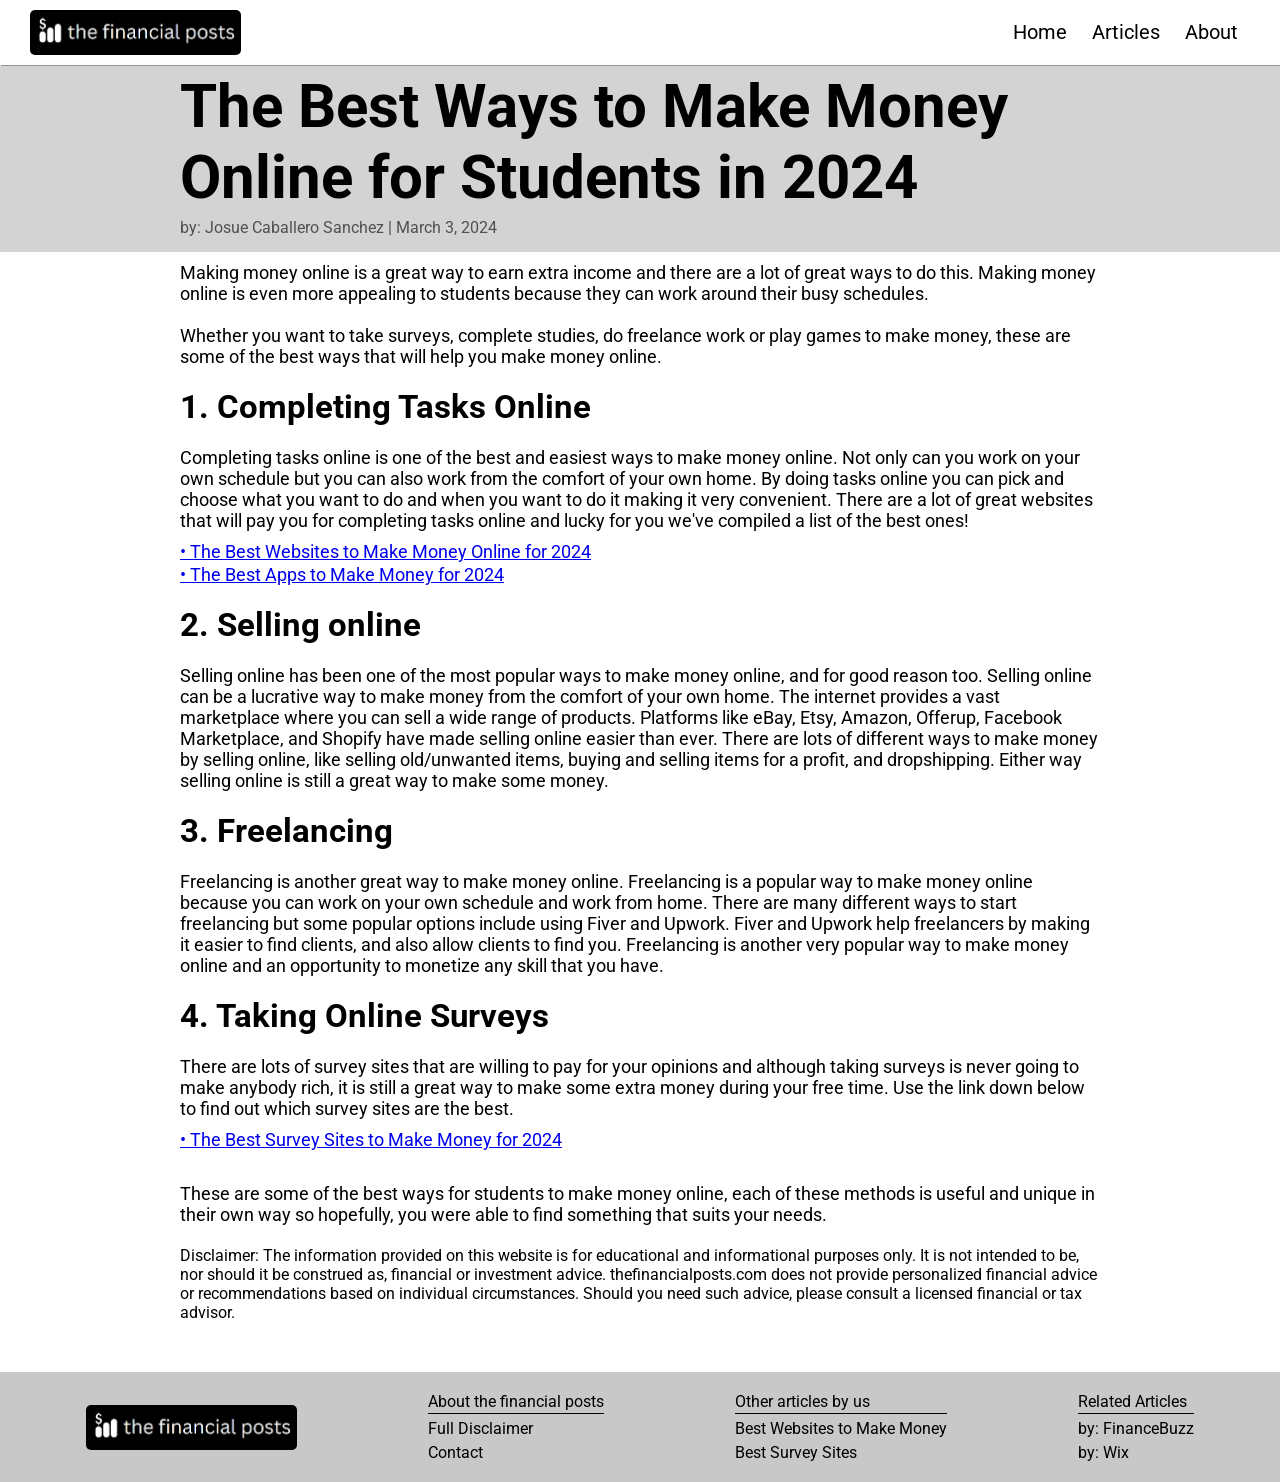
<file: best-ways-to-make-money-for-students.html>
<!DOCTYPE html>
<html lang="en">
<head>
  <meta charset="UTF-8">
  <meta name="viewport" content="width=device-width, initial-scale=1.0">
  <meta name="description" content="There are a lot of different ways to make money online. Find out the 
  best ways for students to make money online!">
  <title>The Best Ways to Make Money Online for Students in 2024 | The Financial Posts</title>

  <link rel="preconnect" href="https://fonts.googleapis.com">
  <link rel="preconnect" href="https://fonts.gstatic.com" crossorigin>
  <link href="https://fonts.googleapis.com/css2?family=Roboto:ital,wght@0,100;0,300;0,400;0,500;0,700;0,900;1,100;1,300;1,400;1,500;1,700;1,900&display=swap" rel="stylesheet">

  <link rel="stylesheet" href="text-files/styles.css">
  <script src="best-websites-to-make-money-files/script.js" defer></script>

  <link rel="icon" type="image/png" href="best-websites-to-make-money-files/assets/icon.png">
</head>

<body>
  <header>

    <div class="toggle-button-container">
      <a href="https://thefinancialposts.com" class="header-title"><img src="best-websites-to-make-money-files/assets/logo.png" alt="logo"></a>

      <a href="#" class="header-toggle-button">
      <span class="bar"></span>
      <span class="bar"></span>
      <span class="bar"></span>
      </a>
    </div>

      <ul class="navbar-links">
        <li><a href="https://thefinancialposts.com">Home</a></li>
        <li><a href="https://thefinancialposts.com#articles">Articles</a></li>
        <li><a href="about.html">About</a></li>
      </ul>
  </header>

  <div class="title-container">
    <h1 class="title">The Best Ways to Make Money Online for Students in 2024</h1>
    <p class="website-info">by: Josue Caballero Sanchez | March 3, 2024</p>
  </div>

  <main>
    
    <article class="main-article">
      <div>
        Making money online is a great way to earn extra income and there are a lot of great ways to do this. 
        Making money online is even more appealing to students because they can work around their busy schedules. 

      </div>
      <br>
      <div>
        Whether you want to take surveys, complete studies, do freelance work or play games to make money, 
        these are some of the best ways that will help you make money online.
      </div>    

      <br>
      <h2 class="item-name">1. Completing Tasks Online</h2>
      <br>
      <div>
        Completing tasks online is one of the best and easiest ways to make money online. Not only can you 
        work on your own schedule but you can also work from the comfort of your own home. By doing tasks 
        online you can pick and choose what you want to do and when you want to do it making it very convenient. 
        There are a lot of great websites that will pay you for completing tasks online and lucky for you 
        we've compiled a list of the best ones!
      </div>
      <p class="bullet-link"><a target="_blank" href="best-websites-to-make-money.html">&#x2022; The Best Websites to Make Money Online for 2024</a></p>
      <p><a target="_blank" href="best-apps-to-make-money.html">&#x2022; The Best Apps to Make Money for 2024</a></p>

      <br>
      <h2 class="item-name">2. Selling online</h2>
      <br>
      <div>
        Selling online has been one of the most popular ways to make money online, and for good reason too. 
        Selling online can be a lucrative way to make money from the comfort of your own home. 
        The internet provides a vast marketplace where you can sell a wide range of products. 
        Platforms like eBay, Etsy, Amazon, Offerup, Facebook Marketplace, and Shopify have made selling online
        easier than ever. There are lots of different ways to make money by selling online, like selling 
        old/unwanted items, buying and selling items for a profit, and dropshipping. Either way selling online 
        is still a great way to make some money.
      </div>

      <br>
      <h2 class="item-name">3. Freelancing</h2>
      <br>
      <div>
        Freelancing is another great way to make money online. Freelancing is a popular way to make money 
        online because you can work on your own schedule and work from home. There are many different ways to 
        start freelancing but some popular options include using Fiver and Upwork. Fiver and Upwork help 
        freelancers by making it easier to find clients, and also allow clients to find you. Freelancing 
        is another very popular way to make money online and an opportunity to monetize any skill that you have. 
      </div>

      <br>
      <h2 class="item-name">4. Taking Online Surveys</h2>
      <br>
      <div>
        There are lots of survey sites that are willing to pay for your opinions and although taking surveys 
        is never going to make anybody rich, it is still a great way to make some extra money during your 
        free time. Use the link down below to find out which survey sites are the best.
      </div>
      <p class="bullet-link"><a target="_blank" href="best-survey-sites.html">&#x2022; The Best Survey Sites to Make Money for 2024</a></p>
    </article>

    <article class="ending-article" >
      <p>
        These are some of the best ways for students to make money online, each of these methods is 
        useful and unique in their own way so hopefully, you were able to find something that suits your needs.
      </p>
      <br>
      <p class="disclaimer">
        Disclaimer: The information provided on this website is for educational and informational purposes only. 
        It is not intended to be, nor should it be construed as, financial or investment advice. 
        thefinancialposts.com does not provide personalized financial advice or recommendations based on 
        individual circumstances. Should you need such advice, please consult a licensed financial or tax 
        advisor.
      </p>
    </article>
  </main>

  <footer>
    <img class="footer-logo" src="best-websites-to-make-money-files/assets/logo.png" alt="logo">
    <div class="footer-container">
      <p class="footer-header">About the financial posts</p>
      <a href="disclaimer.html">Full Disclaimer</a>
      <a href="contact.html">Contact</a>
    </div>
    <div class="footer-container">
      <p class="footer-header">Other articles by us</p>
      <a href="best-websites-to-make-money.html">Best Websites to Make Money</a>
      <a href="best-survey-sites.html">Best Survey Sites</a>
    </div>
    <div class="footer-container related-articles">
      <p class="footer-header">Related Articles</p>
      <a target="_blank" href="https://financebuzz.com/ways-to-make-extra-money?utm_source=GoogleAdWords&utm_medium=paid-search-g&utm_campaign=SG-FBZ-SEM-MakeMoney-SideHustle-tROAS-Primary_6523447166_147691476642&utm_content=648298740716&utm_term=ways%20for%20college%20students%20to%20make%20money&mt=e&device=c&devicemodel=&targetid=aud-933170758781:kwd-357706904&target=&keyword=ways%20for%20college%20students%20to%20make%20money&campaignid=6523447166&adgroupid=147691476642&gad_source=1&gclid=Cj0KCQjw3ZayBhDRARIsAPWzx8rzlWCBLPFhsSbHieC1zx5861ZIpum9DX-5zF00MIsgeD1GtlJQ7JAaAnVJEALw_wcB">by: FinanceBuzz</a>
      <a target="_blank" href="https://www.wix.com/blog/how-to-make-money-as-a-student?utm_source=google&utm_medium=cpc&utm_campaign=12188669214^114296906861^search%20-%20dsa&experiment_id=^^497047742397^&gad_source=1&gclid=Cj0KCQjw3ZayBhDRARIsAPWzx8oLSnxoqYSNGHUwOrHFvM3Dxhkwr7gJzkI1sWcP9JH5PGm5xNmnhgwaAvLGEALw_wcB">by: Wix</a>
    </div>
  </footer>

</body>

</html>
</file>
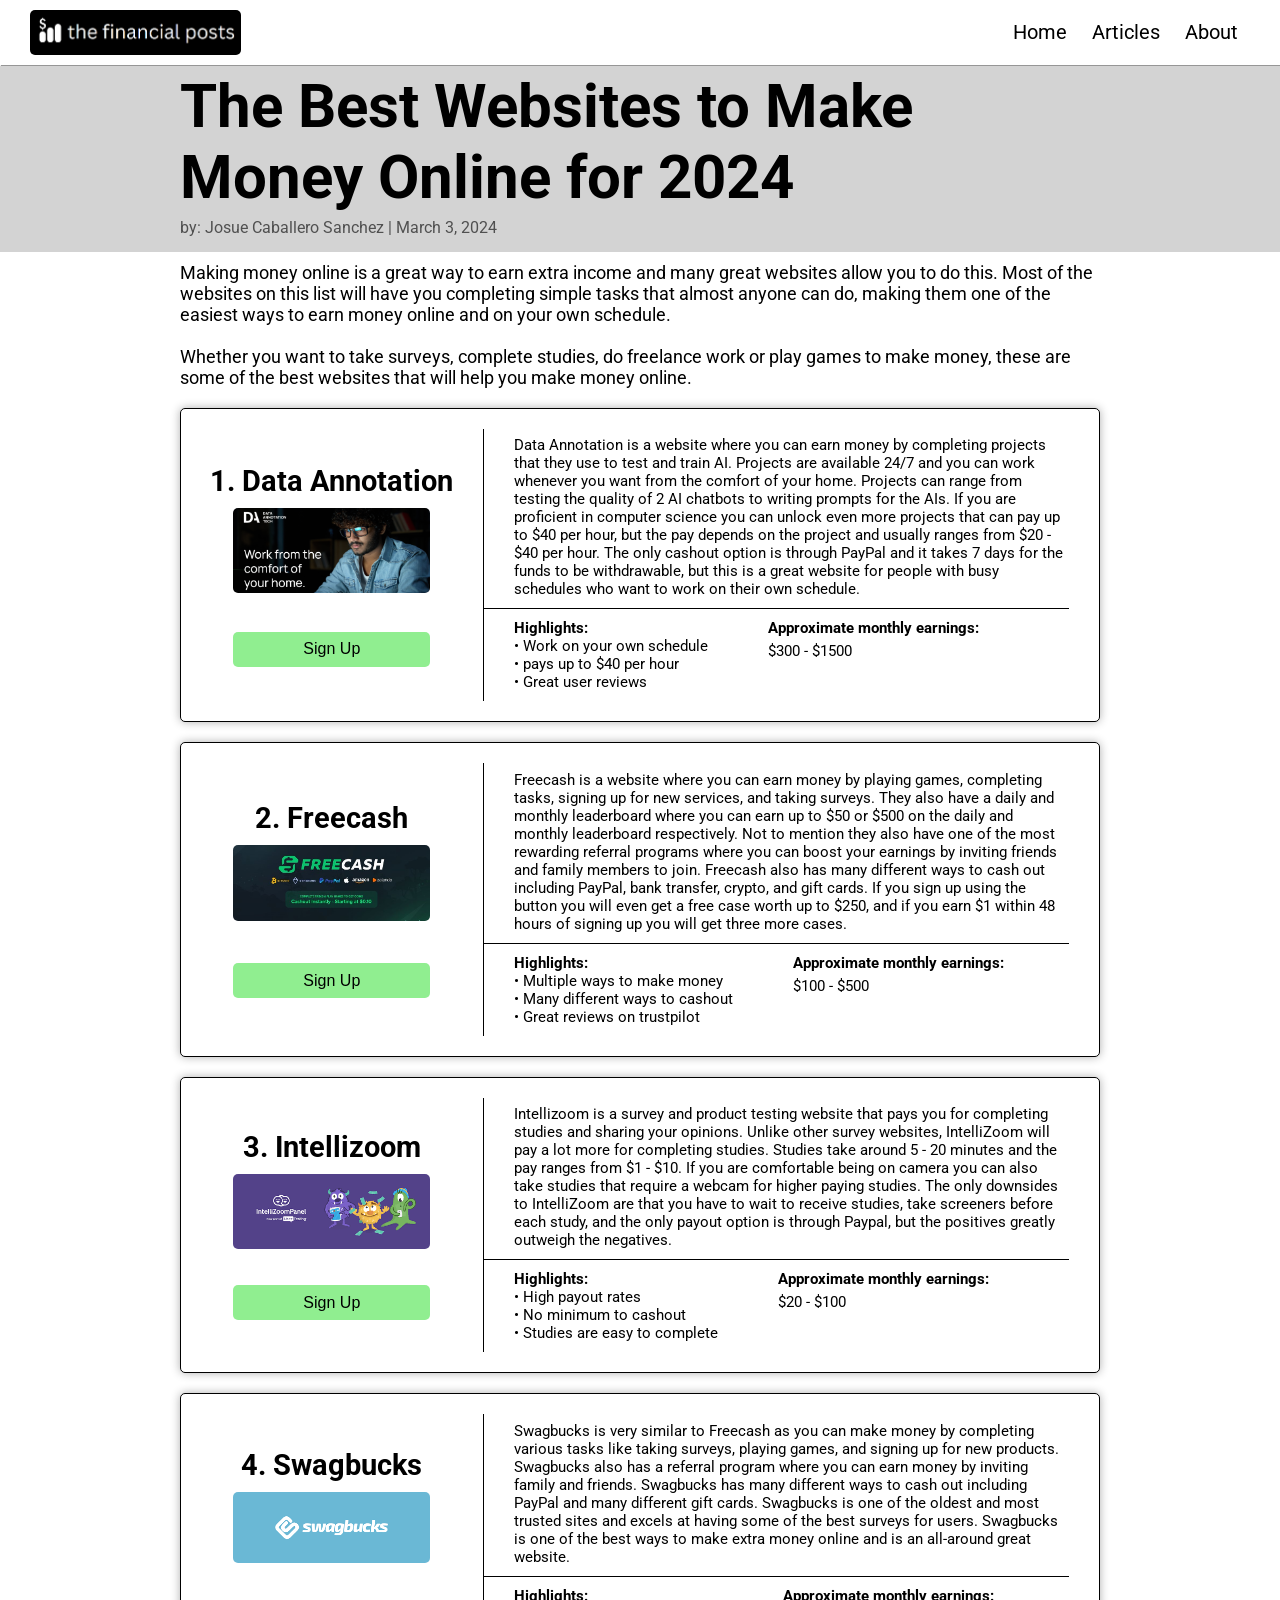
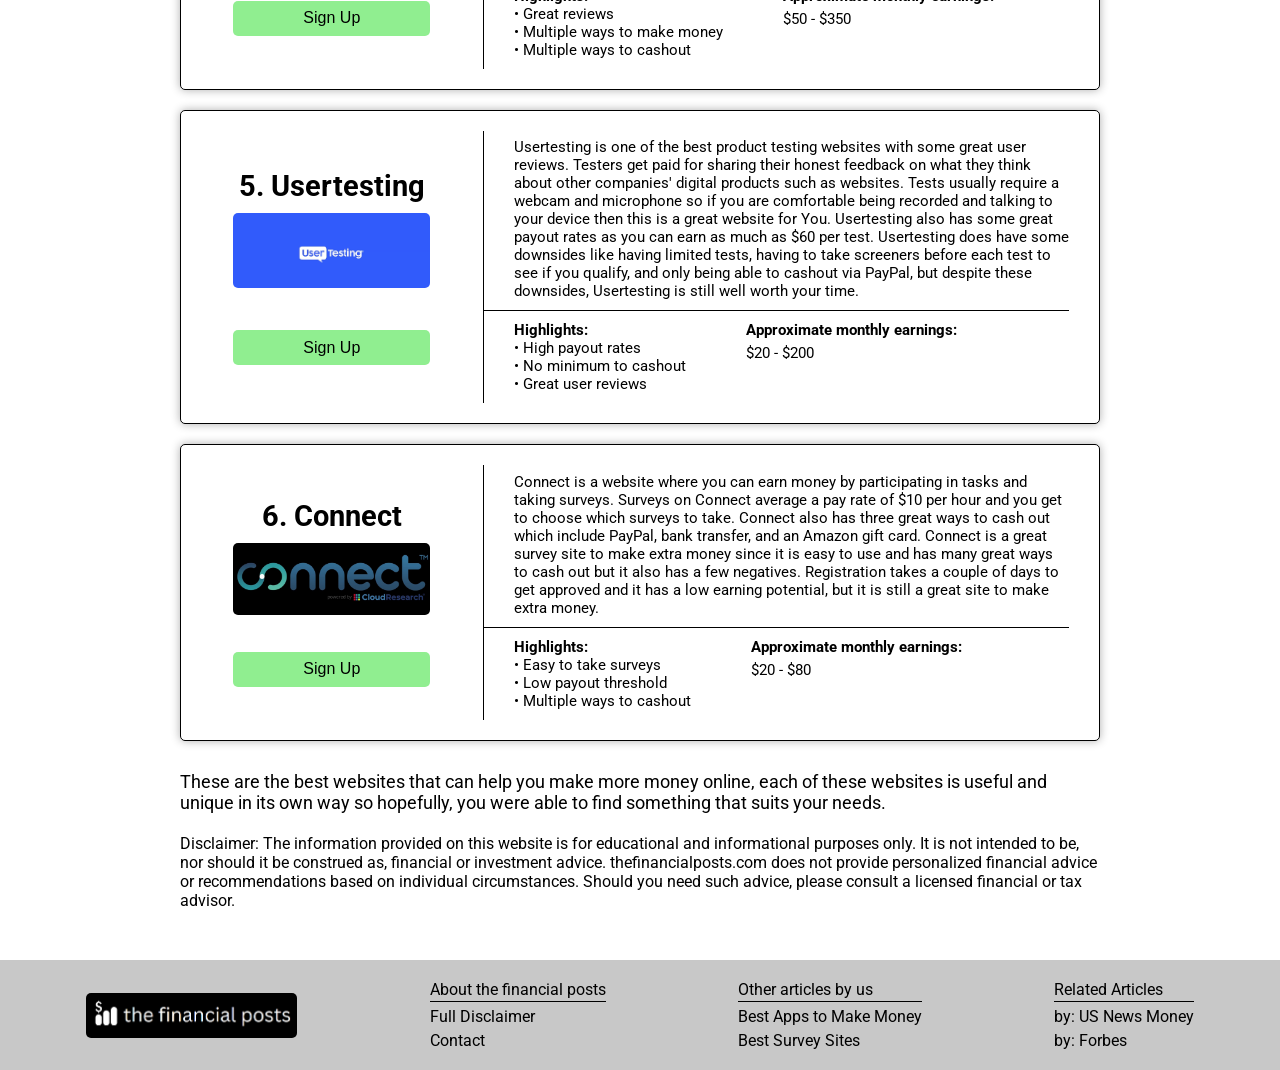
<file: best-websites-to-make-money.html>
<!DOCTYPE html>
<html lang="en">
<head>
  <meta charset="UTF-8">
  <meta name="viewport" content="width=device-width, initial-scale=1.0">
  <meta name="description" content="There are a lot of great websites that allow users to make money online. 
  Find out which websites are among the best!">
  <title>The Best Websites to Make Money Online for 2024 | The Financial Posts</title>

  <link rel="preconnect" href="https://fonts.googleapis.com">
  <link rel="preconnect" href="https://fonts.gstatic.com" crossorigin>
  <link href="https://fonts.googleapis.com/css2?family=Roboto:ital,wght@0,100;0,300;0,400;0,500;0,700;0,900;1,100;1,300;1,400;1,500;1,700;1,900&display=swap" rel="stylesheet">

  <link rel="stylesheet" href="best-websites-to-make-money-files/styles.css">
  <script src="best-websites-to-make-money-files/script.js" defer></script>

  <link rel="icon" type="image/png" href="best-websites-to-make-money-files/assets/icon.png">
</head>

<body>
  <header>

    <div class="toggle-button-container">
      <a href="https://thefinancialposts.com" class="header-title"><img src="best-websites-to-make-money-files/assets/logo.png" alt="logo"></a>

      <a href="#" class="header-toggle-button">
      <span class="bar"></span>
      <span class="bar"></span>
      <span class="bar"></span>
      </a>
    </div>

      <ul class="navbar-links">
        <li><a href="https://thefinancialposts.com">Home</a></li>
        <li><a href="https://thefinancialposts.com#articles">Articles</a></li>
        <li><a href="about.html">About</a></li>
      </ul>
  </header>

  <div class="title-container">
    <h1 class="title">The Best Websites to Make Money Online for 2024</h1>
    <p class="website-info">by: Josue Caballero Sanchez | March 3, 2024</p>
  </div>

  <main>
    
    <article class="main-article">
      <div>
        Making money online is a great way to earn extra income and many great websites allow you to do this.
        Most of the websites on this list will have you completing simple tasks that almost anyone can do, making them 
        one of the easiest ways to earn money online and on your own schedule. 
      </div>
      <br>
      <div>
        Whether you want to take surveys, complete studies, do freelance work or play games to make money, 
        these are some of the best websites that will help you make money online.
      </div>
    </article>

    <div class="item-container">
      <div class="item-name-container">
        <div>
          <h2 class="item-name">1. Data Annotation</h2>
          <img class="freecash-img" src="best-websites-to-make-money-files/assets/data-annotation.png" alt="Data Annotation banner">
        </div>
        
        <form action="https://www.dataannotation.tech/?worker_source=G&utm_source=google&utm_medium=display&utm_campaign=21040832282&gad_source=1&gclid=CjwKCAjw0YGyBhByEiwAQmBEWhcmKkNDoJxYppIS_ZBmuTrWHW0P8hx75hNK0Dr44hlLdkC5413TwhoCsU4QAvD_BwE" method="get" target="_blank">
          <button type="submit">Sign Up</button>
        </form>
      </div>

      <div class="item-description-container">
        <div class="item-description">Data Annotation is a website where you can earn money by
          completing projects that they use to test and train AI. Projects are available 24/7 and you can work 
          whenever you want from the comfort of your home. Projects can range from testing the quality of 2 
          AI chatbots to writing prompts for the AIs. If you are proficient in computer science you can 
          unlock even more projects that can pay up to $40 per hour, but the pay depends on the project and usually 
          ranges from $20 - $40 per hour. The only cashout option is through PayPal and it takes 7 days for the 
          funds to be withdrawable, but this is a great website for people with busy schedules who want to work 
          on their own schedule.
        </div>

        <div class="pros-cons-container">
          <div class="pros">
            <p><b>Highlights:</b></p>
            <p>&#x2022; Work on your own schedule</p>
            <p>&#x2022; pays up to $40 per hour</p>
            <p>&#x2022; Great user reviews</p>
          </div>

          <div class="approximation">
            <p><b>Approximate monthly earnings:</b></p>
            <p class="approx-space">$300 - $1500</p>
          </div>
        </div>
      </div>
      
    </div>

    <div class="item-container">
      <div class="item-name-container">
        <div>
          <h2 class="item-name">2. Freecash</h2>
          <img class="freecash-img" src="best-websites-to-make-money-files/assets/freecash.jpg" alt="Freecash banner">
        </div>
        
        <form action="https://freecash.com/r/4703cf3782" method="get" target="_blank">
          <button type="submit">Sign Up</button>
        </form>
      </div>

      <div class="item-description-container">
        <div class="item-description">Freecash is a website where you can earn money by 
          playing games, completing tasks, signing up for new services, and taking surveys.
          They also have a daily and monthly leaderboard where you can earn up to $50 or $500
          on the daily and monthly leaderboard respectively. Not to mention they also 
          have one of the most rewarding referral programs where you can boost your earnings 
          by inviting friends and family members to join. Freecash also has many different ways to 
          cash out including PayPal, bank transfer, crypto, and gift cards. If you sign up using the button 
          you will even get a free case worth up to $250, and if you earn $1 
          within 48 hours of signing up you will get three more cases.
        </div>

        <div class="pros-cons-container">
          <div class="pros">
            <p><b>Highlights:</b></p>
            <p>&#x2022; Multiple ways to make money</p>
            <p>&#x2022; Many different ways to cashout</p>
            <p>&#x2022; Great reviews on trustpilot</p>
          </div>

          <div class="approximation">
            <p><b>Approximate monthly earnings:</b></p>
            <p class="approx-space">$100 - $500</p>
          </div>
        </div>
      </div>
      
    </div>

    <div class="item-container">
      <div class="item-name-container">
        <div>
          <h2 class="item-name">3. Intellizoom</h2>
          <img src="best-websites-to-make-money-files/assets/intellizoom.png" alt="IntelliZoom banner">
        </div>
        <form action="https://www.intellizoom.com/" method="get" target="_blank">
          <button type="submit">Sign Up</button>
        </form>
      </div>

      <div class="item-description-container">
        <div class="item-description">
          Intellizoom is a survey and product testing website that pays you for 
          completing studies and sharing your opinions. Unlike other survey websites, 
          IntelliZoom will pay a lot more for completing studies. Studies take around 
          5 - 20 minutes and the pay ranges from $1 - $10. If you are comfortable being on 
          camera you can also take studies that require a webcam for higher paying studies.
          The only downsides to IntelliZoom 
          are that you have to wait to receive studies, take screeners before each study,
          and the only payout option is through
          Paypal, but the positives greatly outweigh the negatives.  
        </div>

        <div class="pros-cons-container">
          <div class="pros">
            <p><b>Highlights:</b></p>
            <p>&#x2022; High payout rates</p>
            <p>&#x2022; No minimum to cashout</p>
            <p>&#x2022; Studies are easy to complete</p>
          </div>

          <div class="approximation">
            <p><b>Approximate monthly earnings:</b></p>
            <p class="approx-space">$20 - $100</p>
          </div>
        </div>
      </div>
      
    </div>

    <div class="item-container">
      <div class="item-name-container">
        <div>
          <h2 class="item-name">4. Swagbucks</h2>
          <img src="best-websites-to-make-money-files/assets/swagbucks.png" alt="Swagbucks banner">
        </div>
        <form action="https://www.swagbucks.com/p/register?rb=120941599&rp=1" method="get" target="_blank">
          <button type="submit">Sign Up</button>
        </form>
      </div>

      <div class="item-description-container">
        <div class="item-description">
          Swagbucks is very similar to Freecash as you can make money by completing various tasks like taking 
          surveys, playing games, and signing up for new products. Swagbucks also has a referral program where 
          you can earn money by inviting family and friends. Swagbucks has many different ways to cash out 
          including PayPal and many different gift cards. Swagbucks is one of the oldest and most trusted 
          sites and excels at having some of the best surveys for users. Swagbucks is one of the best ways 
          to make extra money online and is an all-around great website.
        </div>

        <div class="pros-cons-container">
          <div class="pros">
            <p><b>Highlights:</b></p>
            <p>&#x2022; Great reviews</p>
            <p>&#x2022; Multiple ways to make money</p>
            <p>&#x2022; Multiple ways to cashout</p>
          </div>

          <div class="approximation">
            <p><b>Approximate monthly earnings:</b></p>
            <p class="approx-space">$50 - $350</p>
          </div>
        </div>
      </div>
      
    </div>

    <div class="item-container">
      <div class="item-name-container">
        <div>
          <h2 class="item-name">5. Usertesting</h2>
          <img src="best-websites-to-make-money-files/assets/usertesting.png" alt="Usertesting banner">
        </div>
        <form action="https://www.usertesting.com/get-paid-to-test" method="get" target="_blank">
          <button type="submit">Sign Up</button>
        </form>
      </div>

      <div class="item-description-container">
        <div class="item-description">
          Usertesting is one of the best product testing websites with some great user reviews. Testers get paid 
          for sharing their honest feedback on what they think about other companies' digital products such as websites. 
          Tests usually require a webcam and microphone so if you are comfortable being recorded and talking to your device 
          then this is a great website for You. Usertesting also has some great payout rates as you can earn as much as $60 
          per test. Usertesting does have some downsides like having limited tests, having to take screeners before 
          each test to see if you qualify, and only being able to cashout via PayPal, but despite these downsides, Usertesting is still well worth your time. 
        </div>

        <div class="pros-cons-container">
          <div class="pros">
            <p><b>Highlights:</b></p>
            <p>&#x2022; High payout rates</p>
            <p>&#x2022; No minimum to cashout</p>
            <p>&#x2022; Great user reviews</p>
          </div>

          <div class="approximation">
            <p><b>Approximate monthly earnings:</b></p>
            <p class="approx-space">$20 - $200</p>
          </div>
        </div>
      </div>
      
    </div>

    <div class="item-container">
      <div class="item-name-container">
        <div>
          <h2 class="item-name">6. Connect</h2>
          <img src="best-websites-to-make-money-files/assets/connect.jpg" alt="Connect banner">
        </div>
        <form action="https://www.cloudresearch.com/products/connect-for-participants/" method="get" target="_blank">
          <button type="submit">Sign Up</button>
        </form>
      </div>

      <div class="item-description-container">
        <div class="item-description">
          Connect is a website where you can earn money by participating in tasks and taking surveys. 
          Surveys on Connect average a pay rate of $10 per hour and you get to choose which surveys to take. 
          Connect also has three great ways to cash out which include PayPal, bank transfer, and an Amazon gift card. 
          Connect is a great survey site to make extra money since it is easy to use and has many great ways to 
          cash out but it also has a few negatives. Registration takes a couple of days to get approved and it 
          has a low earning potential, but it is still a great site to make extra money. 
        </div>

        <div class="pros-cons-container">
          <div class="pros">
            <p><b>Highlights:</b></p>
            <p>&#x2022; Easy to take surveys</p>
            <p>&#x2022; Low payout threshold</p>
            <p>&#x2022; Multiple ways to cashout</p>
          </div>

          <div class="approximation">
            <p><b>Approximate monthly earnings:</b></p>
            <p class="approx-space">$20 - $80</p>
          </div>
        </div>
      </div>
      
    </div>

    <article class="ending-article" >
      <p>
        These are the best websites that can help you make more money online, each of these websites is 
        useful and unique in its own way so hopefully, you were able to find something that suits your needs.
      </p>
      <br>
      <p class="disclaimer">
        Disclaimer: The information provided on this website is for educational and informational purposes only. 
        It is not intended to be, nor should it be construed as, financial or investment advice. 
        thefinancialposts.com does not provide personalized financial advice or recommendations based on 
        individual circumstances. Should you need such advice, please consult a licensed financial or tax 
        advisor.
      </p>
    </article>
  </main>

  <footer>
    <img class="footer-logo" src="best-websites-to-make-money-files/assets/logo.png" alt="logo">
    <div class="footer-container">
      <p class="footer-header">About the financial posts</p>
      <a href="disclaimer.html">Full Disclaimer</a>
      <a href="contact.html">Contact</a>
    </div>
    <div class="footer-container">
      <p class="footer-header">Other articles by us</p>
      <a href="best-apps-to-make-money.html">Best Apps to Make Money</a>
      <a href="best-survey-sites.html">Best Survey Sites</a>
    </div>
    <div class="footer-container related-articles">
      <p class="footer-header">Related Articles</p>
      <a target="_blank" href="https://money.usnews.com/money/personal-finance/articles/best-websites-to-make-money-online">by: US News Money</a>
      <a target="_blank" href="https://www.forbes.com/sites/enochomololu/2023/11/20/the-7-best-micro-job-websites-to-earn-money-online/?sh=5870a88e22d9">by: Forbes</a>
    </div>
  </footer>

</body>

</html>
</file>
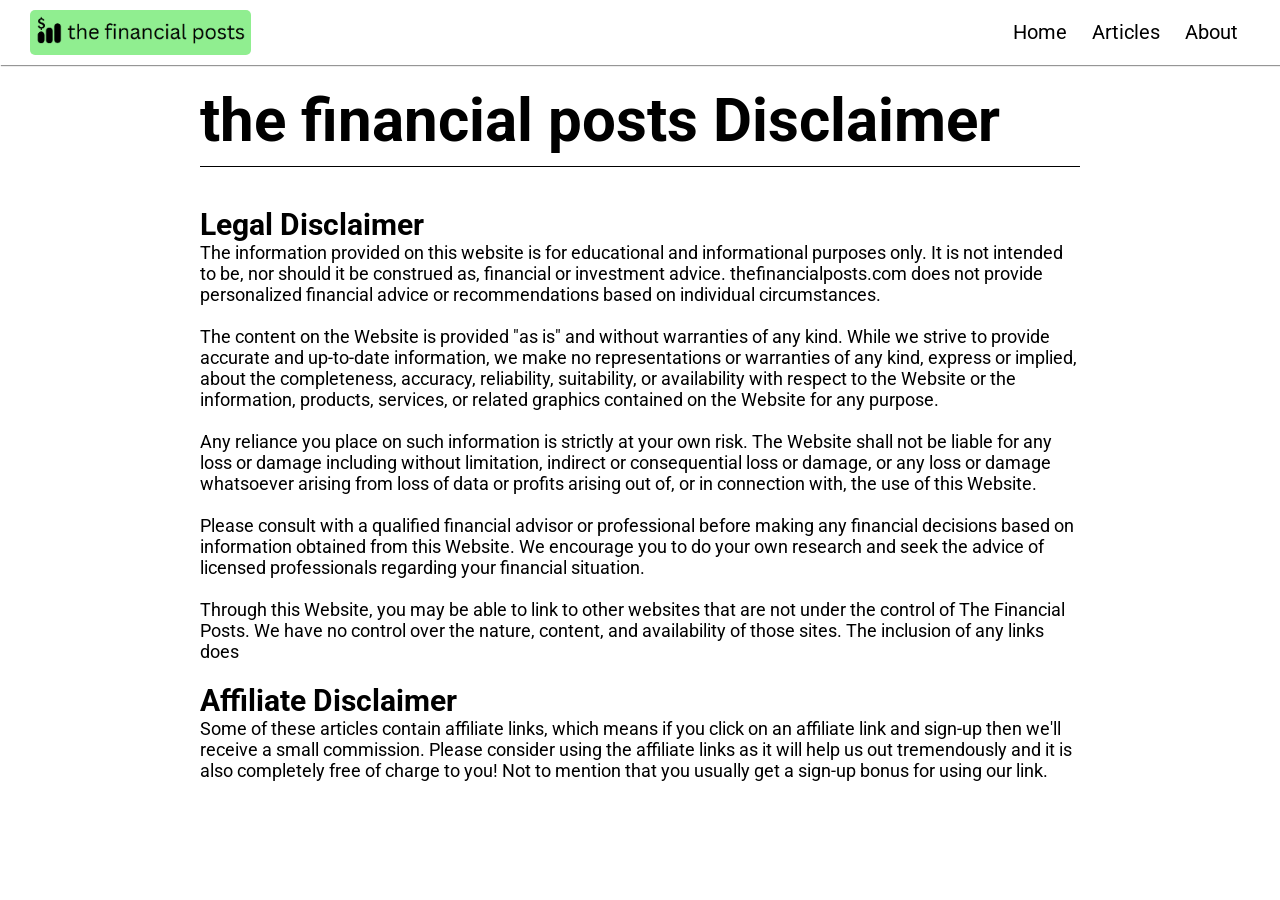
<file: disclaimer.html>
<!DOCTYPE html>
<html lang="en">
<head>
  <meta charset="UTF-8">
  <meta name="viewport" content="width=device-width, initial-scale=1.0">
  <title>The Financial Posts Disclaimer</title>
  <meta name="description" content="Full disclaimer for the financial posts">

  <link rel="preconnect" href="https://fonts.googleapis.com">
  <link rel="preconnect" href="https://fonts.gstatic.com" crossorigin>
  <link href="https://fonts.googleapis.com/css2?family=Roboto:ital,wght@0,100;0,300;0,400;0,500;0,700;0,900;1,100;1,300;1,400;1,500;1,700;1,900&display=swap" rel="stylesheet">

  <link rel="stylesheet" href="about-files/styles.css">
  <script src="about-files/script.js" defer></script>

  <link rel="icon" type="image/png" href="about-files/assets/icon.png">
</head>

<body>
  <header>

    <div class="toggle-button-container">
      <a href="https://thefinancialposts.com" class="header-title"><img src="about-files/assets/logo.png" alt="logo"></a>

      <a href="#" class="header-toggle-button">
      <span class="bar"></span>
      <span class="bar"></span>
      <span class="bar"></span>
      </a>
    </div>

      <ul class="navbar-links">
        <li><a href="https://thefinancialposts.com">Home</a></li>
        <li><a href="https://thefinancialposts.com#articles">Articles</a></li>
        <li><a href="about.html">About</a></li>
      </ul>

  </header>

  <main>
    <h1 class="title">the financial posts Disclaimer</h1>

    <article class="main-article">
      <p class="heading">Legal Disclaimer</p>
      <div>
        The information provided on this website is for educational and informational purposes only. 
        It is not intended to be, nor should it be construed as, financial or investment advice. 
        thefinancialposts.com does not provide personalized financial advice or recommendations 
        based on individual circumstances.
      </div>
      <br>
      <div>
        The content on the Website is provided "as is" and without warranties of any kind. 
        While we strive to provide accurate and up-to-date information, we make no representations or 
        warranties of any kind, express or implied, about the completeness, accuracy, reliability, suitability, 
        or availability with respect to the Website or the information, products, services, or related graphics 
        contained on the Website for any purpose.
      </div>
      <br>
      <div>
        Any reliance you place on such information is strictly at your own risk. 
        The Website shall not be liable for any loss or damage including without limitation, 
        indirect or consequential loss or damage, or any loss or damage whatsoever arising from 
        loss of data or profits arising out of, or in connection with, the use of this Website.
      </div>

      <br>
      <div>
        Please consult with a qualified financial advisor or professional before making any financial 
        decisions based on information obtained from this Website. We encourage you to do your own research 
        and seek the advice of licensed professionals regarding your financial situation.
      </div>

      <br>
      <div>
        Through this Website, you may be able to link to other websites that are not under the 
        control of The Financial Posts. We have no control over the nature, content, and availability of 
        those sites. The inclusion of any links does
      </div>

      <br>
      <p class="heading">Affiliate Disclaimer</p>
      <div>
        Some of these articles contain affiliate links, which means if you click on an affiliate link 
        and sign-up then we'll receive a small commission. Please consider using the affiliate links 
        as it will help us out tremendously and it is also completely free of charge to you! Not to mention 
        that you usually get a sign-up bonus for using our link.
      </div>
    </article>

  </main>

</body>

</html>
</file>
<file: index-files/styles.css>
/* Desktop Styles*/
:root{
    font-family: Roboto, Arial, Helvetica, sans-serif;
    color: black;
    font-size: 62.5%;
}
  
*{
    margin: 0;
    padding: 0;
}

body{
    background-color: white;
}

header{
    display: flex;
    align-items: center;
    background-color: white;
    box-shadow: 1px 1px 1px rgb(150, 150, 150);
}

.toggle-button-container{
    display: flex;
    width: 100%;
    justify-content: space-between;
    align-items: center;
    background-color: white;
}

.header-title{
    margin: 1rem;
    margin-left: 3rem;
    display: flex;
    justify-content: center;
    align-items: center;
}

.header-title img{
    max-height: 4.5rem;
    width: auto;
    border-radius: 5px;
}

.navbar-links{
    display: flex;
    margin-right: 3rem;
    background-color: white;
}

.navbar-links li{
    list-style: none;
    font-size: 2rem;
    text-align: center;
}

.navbar-links li a{
    text-decoration: none;
    color: black;
    padding: 1.25rem;
    display: block;
}

.navbar-links li:hover{
    background-color: rgb(210, 210, 210);
    border-radius: 10px;
}

.header-toggle-button{
    display: none;
    flex-direction: column;
    justify-content: space-between;
    width: 32px;
    height: 23px;
    margin-right: 3.5rem;
}

.header-toggle-button .bar{
    height: 3px;
    width: 100%;
    background-color: black;
    border-radius: 10px;
}

main{
    display: flex;
    align-items: center;
    flex-direction: column;
    margin: 14rem;
    margin-top: 0;
    margin-bottom: 2rem;
}

.top-main{
    background-image: url('assets/background2.webp');
    background-size: cover; 
    background-position: center;
    background-color: rgba(255, 255, 255, 0.6);
    background-blend-mode: overlay;
    margin: 0;
    margin-top: 0.1rem;
    padding: 14rem;
    padding-top: 0;
    padding-bottom: 2rem;
}

.title{
    font-size: 7rem;
    margin-top: 10rem;
}

.slogan{
    font-size: 2.25rem;
    margin-top: 1rem;
    margin-bottom: 9rem;
    font-weight: normal;
}

.sections-container{
    display: flex;
    align-self: stretch;
    justify-content: space-between;
    margin-bottom: 5rem;
    flex-wrap: wrap;
}

#articles{
    margin-top: 2rem;
}

.section-container{
    font-size: 2.5rem;
    font-weight: bold;
    box-shadow: 0px 0px 10px rgb(175, 175, 175);
    border: 1px solid black;
    padding: 5rem;
    max-width: 10rem;
    max-height: 10rem;
    display: flex;
    align-items: center;
    justify-content: center;
    flex-direction: column;
    gap: 1rem;
    background-color: white;
    text-decoration: none;
    color: black;
    flex: 1;
    border-radius: 5px;

    transition: transform 0.2s ease;
}

.section-container:hover{
    background-color: rgb(235, 235, 235);
    transform: translateY(-10px);
}

.section-container img{
    max-width: 10rem;
}

.banner-container{
    background-color: lightgray;
    font-size: 1.8rem;
    padding: 0.75rem;
    padding-left: 15rem;
    padding-right: 15rem;
    display: grid;
    grid-template-columns: 1fr 1fr;
    grid-template-rows: 1fr;
    align-items: center;
    justify-content: center;
    margin-top: 3rem;
    margin-bottom: 3rem;
}

.banner-container img{
    max-height: 25rem;
    width: auto;
    justify-self: center;
    transition: transform 0.3s ease;
}

.banner-container img:hover{
    transform: translateY(-10px);
}

.banner-container div{
    padding-left: 2rem;
}

.banner-title{
    font-size: 2.4rem;
    margin-bottom: 2rem;
}

.banner-text{
    margin-bottom: 1rem;
}

.heading{
    font-size: 3rem;
    font-weight: bold;
    margin-bottom: 1rem;
    align-self: stretch;
    border-bottom: solid black 1.5px;
    padding-bottom: 0.5rem;
}

.article-container{
    font-size: 1.8rem;
    background-color: white;
    border: 1px solid black;
    padding: 0.5rem;
    box-shadow: 0px 0px 10px rgb(175, 175, 175);
    align-self: stretch;
    text-decoration: none;
    color: black;
    display: flex;
    align-items: center;
    gap: 1rem;
    margin-bottom: 1rem;
    border-radius: 5px;
}

.article-container:hover{
    background-color: rgb(235, 235, 235);
}

.article-container img{
    max-width: 6rem;
    margin-left: 1rem;
}

article{
    font-size: 1.6rem;
    margin-bottom: 1rem;
}

.header-space{
    margin-top: 2rem;
}

.banner-container-2{
    background-color: lightgray;
    font-size: 1.8rem;
    padding: 2.5rem;
    padding-left: 15rem;
    padding-right: 15rem;
    display: flex;
    align-items: center;
    justify-content: center;
    gap: 1rem;
    margin-bottom: 3rem;
}

.recommended-container{
    display: flex;
    gap: 1rem;
}

.banner-container-2 h2{
    grid-column: span 2;
}

.recommended-article-container{
    text-decoration: none;
    color: black;
    justify-content: center;
    margin: 0;
    font-size: 1.8rem;
    border: 1px solid black;
    background-color: white;
    border-radius: 5px;
    display: flex;
    align-items: center;
    flex-direction: column;
    text-align: center;
    padding: 1rem;
    padding-bottom: 2.5rem;
    flex: 1;
}

.recommended-article-container:hover{
    background-color: rgb(235, 235, 235);
}

.recommended-article-container img{
    max-width: 10rem;
}

a .credit-recommended{
    max-width: 9rem;
    padding: 1rem;
}

footer{
    background-color: rgb(200, 200, 200);
    display: flex;
    font-size: 1.6rem;
    padding: 2rem;
    justify-content: space-around;
    align-items: center;
}

.footer-logo{
    max-height: 4.5rem;
    width: auto;
    border-radius: 5px;
}

.footer-header{
    padding-bottom: 0.25rem;
    border-bottom: 1.5px solid black;
}

.footer-container{
    display: flex;
    flex-direction: column;
    gap: 0.5rem;
}

.footer-container a{
    text-decoration: none;
    color: black;
}

/* Mobile Styles*/
@media (max-width: 525px){
    header{
        background-color: transparent;
    }

    .header-title img{
        max-height: 4.25rem;
        padding: .125rem;
    }

    .header-toggle-button{
        display: flex;
        margin-right: 2rem;
    }
    
    .navbar-links{
        display: none;
        flex-direction: column;
        width: 100%;
        margin-top: 6.25rem;
        position: absolute;
        margin-right: 0;
    }

    .navbar-links li{
        width: 95%;
        font-size: 1.9rem;
        margin-left: 1rem;
    }

    .navbar-links li a{
        padding: 1.75rem;
        padding-left: 1rem;
    }

    .header-title{
        margin-left: 1rem;
    }

    header{
        flex-direction: column;
        align-items: flex-start;
    }

    .active{
        display: flex;
        padding-bottom: 1vh;
        box-shadow: 1px 1px 1px rgb(150, 150, 150);

        animation: expand 200ms ease-in-out;
        transform-origin: top;
    }

    .active-reverse {
        display: flex;
        animation: expand-reverse 200ms ease-in-out;
        transform-origin: top;
    }

    @keyframes expand {
        0% {
          transform: scaleY(0);
        }
        
        100% {
          transform: scaleY(1);
        }
    }

    @keyframes expand-reverse {
        0% {
            transform: scaleY(1);
        }
    
        100% {
            transform: scaleY(0);
        }
    }

    main{
        margin: 2rem;
    }

    .top-main{
        padding: 2rem;
    }

    .title{
        font-size: 5.65rem;
        margin-top: 2rem;
        text-align: center;
    }
    
    .slogan{
        font-size: 1.8rem;
        margin-top: 0.5rem;
        margin-bottom: 5rem;
        text-align: center;
    }

    .banner-container{
        display: flex;
        flex-direction: column;
        padding: 2rem;
        padding-left: 1rem;
        padding-right: 1rem;
        padding-bottom: 0;
    }

    .banner-container img{
        margin-bottom: 0;
        max-height: 22rem;
    }

    .sections-container{
        display: grid;
        grid-template-columns: 1fr 1fr;
        grid-template-rows: 1fr 1fr;
        gap: 1rem;
    }

    .section-container{
        gap: 0.5rem;
        padding: 0.75rem;
        flex-direction: row;
        max-width: none;
        font-size: 1.6rem;
        padding-top: 2rem;
        padding-bottom: 2rem;
    }

    .section-container:hover{
        transform: none;
    }

    .section-container img{
        max-width: 5rem;
    }

    .recommended-container{
        flex-direction: column;
    }

    .banner-container-2{
        flex-direction: column;
        padding: 2rem;
    }

    .recommended-article-container{
        flex-direction: row;
        padding: 0;
        margin: 0;
        padding-left: 0.25rem;
        padding-right: 0.75rem;
        justify-content: flex-start;
    }

    footer{
        flex-direction: column;
        gap: 2.5rem;
        align-items: flex-start;
    }
}

/* Small Tablet Styles*/
@media (min-width: 525px) and (max-width: 700px){
    main{
        margin: 2rem;
    }

    .top-main{
        padding: 2rem;
    }

    .title{
        font-size: 7.8rem;
        margin-top: 2rem;
        text-align: center;
    }
    
    .slogan{
        font-size: 1.8rem;
        margin-top: 0.5rem;
        margin-bottom: 5rem;
        text-align: center;
    }

    .banner-container{
        display: flex;
        flex-direction: column;
        padding: 2rem;
        padding-left: 1rem;
        padding-right: 1rem;
        padding-bottom: 0;
    }

    .banner-container img{
        margin-bottom: 0;
        max-height: 22rem;
    }

    .sections-container{
        display: grid;
        grid-template-columns: 1fr 1fr;
        grid-template-rows: 1fr 1fr;
        gap: 1rem;
    }

    .section-container{
        gap: 0.5rem;
        padding: 1rem;
        flex-direction: row;
        max-width: none;
        font-size: 2rem;
        padding-top: 3rem;
        padding-bottom: 3rem;
    }

    .section-container:hover{
        transform: none;
    }

    .section-container img{
        max-width: 5rem;
    }

    .recommended-container{
        flex-direction: column;
    }
    .banner-container-2{
        flex-direction: column;
        padding: 2rem;
    }

    .recommended-article-container{
        flex-direction: row;
        padding: 0;
        margin: 0;
        padding-left: 0.25rem;
        padding-right: 1.5rem;
        justify-content: flex-start;
    }

    footer{
        flex-direction: column;
        gap: 2.5rem;
        align-items: flex-start;
    }
}

/* Tablet Styles*/
@media (min-width: 701px) and (max-width: 1125px){
    .header-title{
        font-size: 2.4rem;
    }

    main{
        margin: 7rem;
        margin-top: 0;
        margin-bottom: 0;
    }

    .top-main{
        padding-left: 7rem;
        padding-right: 7rem;
        padding-bottom: 5rem;
    }

    .title{
        font-size: 6.25rem;
    }

    .sections-container{
        display: grid;
        grid-template-columns: 1fr 1fr;
        grid-template-rows: 1fr 1fr;
        gap: 1rem;
        margin-bottom: 1rem;
    }

    .section-container{
        gap: 0.5rem;
        padding: 2rem;
        flex-direction: row;
        max-width: none;
        padding-top: 3rem;
        padding-bottom: 3rem;
    }

    .banner-container{
        padding-left: 1rem;
        padding-right: 1rem;
        margin-top: 3rem;
        margin-bottom: 3rem;
    }

    .banner-container-2{
        padding: 2rem;
        padding-left: 2rem;
        padding-right: 2rem;
    }

    article{
        margin-bottom: 3rem;
    }

    footer{
        font-size: 1.4rem;
    }
}

/*Desktop Styles*/
@media (min-width: 1300px){
    main{
        margin-left: 22rem;
        margin-right: 22rem;
    }

    .top-main{
        padding-left: 22rem;
        padding-right: 22rem;
    }

    .banner-container{
        padding-left: 22rem;
        padding-right: 22rem;
    }
    
    .banner-container-2{
        padding-left: 22rem;
        padding-right: 22rem;
    }
}

/* Big Desktop Styles*/
@media (min-width: 1425px){
    main{
        margin-left: 28rem;
        margin-right: 28rem;
    }

    .top-main{
        padding-left: 28rem;
        padding-right: 28rem;
    }

    .banner-container{
        padding-left: 28rem;
        padding-right: 28rem;
    }
    
    .banner-container-2{
        padding-left: 30rem;
        padding-right: 30rem;
    }
}

@media (min-width: 1500px){
    main{
        margin-left: 32rem;
        margin-right: 32rem;
    }

    .top-main{
        padding-left: 32rem;
        padding-right: 32rem;
    }

    .banner-container{
        padding-left: 32rem;
        padding-right: 32rem;
    }
    
    .banner-container-2{
        padding-left: 32rem;
        padding-right: 32rem;
    }
}

@media (min-width: 1600px){
    main{
        margin-left: 35rem;
        margin-right: 35rem;
    }

    .top-main{
        padding-left: 35rem;
        padding-right: 35rem;
    }

    .banner-container{
        padding-left: 35rem;
        padding-right: 35rem;
    }
    
    .banner-container-2{
        padding-left: 35rem;
        padding-right: 35rem;
    }
}

/* Mega Desktop Styles*/
@media (min-width: 1700px){
    main{
        margin-left: 38rem;
        margin-right: 38rem;
    }

    .top-main{
        padding-left: 38rem;
        padding-right: 38rem;
    }

    .banner-container{
        padding-left: 38rem;
        padding-right: 38rem;
    }
    
    .banner-container-2{
        padding-left: 38rem;
        padding-right: 38rem;
    }
}

@media (min-width: 1800px){
    main{
        margin-left: 42rem;
        margin-right: 42rem;
    }

    .top-main{
        padding-left: 42rem;
        padding-right: 42rem;
    }

    .banner-container{
        padding-left: 42rem;
        padding-right: 42rem;
    }
    
    .banner-container-2{
        padding-left: 42rem;
        padding-right: 42rem;
    }
}

/* Giga Desktop Styles*/
@media (min-width: 1900px){
    main{
        margin-left: 45rem;
        margin-right: 45rem;
    }

    .top-main{
        padding-left: 45rem;
        padding-right: 45rem;
    }

    .banner-container{
        padding-left: 45rem;
        padding-right: 45rem;
    }
    
    .banner-container-2{
        padding-left: 45rem;
        padding-right: 45rem;
    }
}

@media (min-width: 2050px){
    main{
        margin-left: 50rem;
        margin-right: 50rem;
    }

    .top-main{
        padding-left: 50rem;
        padding-right: 50rem;
    }

    .banner-container{
        padding-left: 50rem;
        padding-right: 50rem;
    }
    
    .banner-container-2{
        padding-left: 50rem;
        padding-right: 50rem;
    }
}

@media (min-width: 2200px){
    main{
        margin-left: 55rem;
        margin-right: 55rem;
    }

    .top-main{
        padding-left: 55rem;
        padding-right: 55rem;
    }

    .banner-container{
        padding-left: 55rem;
        padding-right: 55rem;
    }
    
    .banner-container-2{
        padding-left: 55rem;
        padding-right: 55rem;
    }
}

@media (min-width: 2350px){
    main{
        margin-left: 60rem;
        margin-right: 60rem;
    }

    .top-main{
        padding-left: 60rem;
        padding-right: 60rem;
    }

    .banner-container{
        padding-left: 60rem;
        padding-right: 60rem;
    }
    
    .banner-container-2{
        padding-left: 60rem;
        padding-right: 60rem;
    }
}

/* GIGA Desktop Styles*/
@media (min-width: 2500px){
    main{
        margin-left: 75rem;
        margin-right: 75rem;
    }

    .top-main{
        padding-left: 75rem;
        padding-right: 75rem;
    }

    .banner-container{
        padding-left: 75rem;
        padding-right: 75rem;
    }
    
    .banner-container-2{
        padding-left: 75rem;
        padding-right: 75rem;
    }
}

/* Mega Giga Desktop Styles*/
@media (min-width: 2700px){
    main{
        margin-left: 85rem;
        margin-right: 85rem;
    }

    .top-main{
        padding-left: 85rem;
        padding-right: 85rem;
    }

    .banner-container{
        padding-left: 85rem;
        padding-right: 85rem;
    }
    
    .banner-container-2{
        padding-left: 85rem;
        padding-right: 85rem;
    }
}

@media (min-width: 2900px){
    main{
        margin-left: 95rem;
        margin-right: 95rem;
    }

    .top-main{
        padding-left: 95rem;
        padding-right: 95rem;
    }

    .banner-container{
        padding-left: 95rem;
        padding-right: 95rem;
    }
    
    .banner-container-2{
        padding-left: 95rem;
        padding-right: 95rem;
    }
}

@media (min-width: 3100px){
    main{
        margin-left: 105rem;
        margin-right: 105rem;
    }

    .top-main{
        padding-left: 105rem;
        padding-right: 105rem;
    }

    .banner-container{
        padding-left: 105rem;
        padding-right: 105rem;
    }
    
    .banner-container-2{
        padding-left: 105rem;
        padding-right: 105rem;
    }
}

@media (min-width: 3300px){
    main{
        margin-left: 115rem;
        margin-right: 115rem;
    }

    .top-main{
        padding-left: 115rem;
        padding-right: 115rem;
    }

    .banner-container{
        padding-left: 115rem;
        padding-right: 115rem;
    }
    
    .banner-container-2{
        padding-left: 115rem;
        padding-right: 115rem;
    }
}

@media (min-width: 3500px){
    main{
        margin-left: 125rem;
        margin-right: 125rem;
    }

    .top-main{
        padding-left: 125rem;
        padding-right: 125rem;
    }

    .banner-container{
        padding-left: 125rem;
        padding-right: 125rem;
    }
    
    .banner-container-2{
        padding-left: 125rem;
        padding-right: 125rem;
    }
}

@media (min-width: 3700px){
    main{
        margin-left: 140rem;
        margin-right: 140rem;
    }

    .top-main{
        padding-left: 140rem;
        padding-right: 140rem;
    }

    .banner-container{
        padding-left: 140rem;
        padding-right: 140rem;
    }
    
    .banner-container-2{
        padding-left: 140rem;
        padding-right: 140rem;
    }
}

/* MEGA GIGA Desktop Styles*/
@media (min-width: 3900px){
    main{
        margin-left: 148rem;
        margin-right: 148rem;
    }

    .top-main{
        padding-left: 148rem;
        padding-right: 148rem;
    }

    .banner-container{
        padding-left: 148rem;
        padding-right: 148rem;
    }
    
    .banner-container-2{
        padding-left: 148rem;
        padding-right: 148rem;
    }
}

@media (min-width: 4100px){
    main{
        margin-left: 158rem;
        margin-right: 158rem;
    }

    .top-main{
        padding-left: 158rem;
        padding-right: 158rem;
    }

    .banner-container{
        padding-left: 158rem;
        padding-right: 158rem;
    }
    
    .banner-container-2{
        padding-left: 158rem;
        padding-right: 158rem;
    }
}

@media (min-width: 4300px){
    main{
        margin-left: 210rem;
        margin-right: 210rem;
    }

    .top-main{
        padding-left: 210rem;
        padding-right: 210rem;
    }

    .banner-container{
        padding-left: 210rem;
        padding-right: 210rem;
    }
    
    .banner-container-2{
        padding-left: 210rem;
        padding-right: 210rem;
    }
}
</file>
<file: about-files/styles.css>
/* Desktop Styles*/
:root{
    font-family: Roboto, Arial, Helvetica, sans-serif;
    color: black;
    font-size: 62.5%;
}
  
*{
    margin: 0;
    padding: 0;
}

body{
    background-color: white;
}

header{
    display: flex;
    align-items: center;
    background-color: white;
    box-shadow: 1px 1px 1px rgb(150, 150, 150);
}

.toggle-button-container{
    display: flex;
    width: 100%;
    justify-content: space-between;
    align-items: center;
    background-color: white;
}

.header-title{
    margin: 1rem;
    margin-left: 3rem;
    display: flex;
    justify-content: center;
    align-items: center;
}

.header-title img{
    max-height: 4.5rem;
    width: auto;
    border-radius: 5px;
}

.navbar-links{
    display: flex;
    margin-right: 3rem;
    background-color: white;
}

.navbar-links li{
    list-style: none;
    font-size: 2rem;
    text-align: center;
}

.navbar-links li a{
    text-decoration: none;
    color: black;
    padding: 1.25rem;
    display: block;
}

.navbar-links li:hover{
    background-color: rgb(210, 210, 210);
    border-radius: 10px;
}

.header-toggle-button{
    display: none;
    flex-direction: column;
    justify-content: space-between;
    width: 32px;
    height: 23px;
    margin-right: 3.5rem;
}

.header-toggle-button .bar{
    height: 3px;
    width: 100%;
    background-color: black;
    border-radius: 10px;
}

main{
    display: flex;
    align-items: center;
    flex-direction: column;
    margin: 20rem;
    margin-top: 2rem;
    margin-bottom: 5rem;
}

.title{
    font-size: 6rem;
    margin-bottom: 3rem;
    align-self: stretch;
    border-bottom: 1px solid black;
    padding-bottom: 1rem;
}

article{
    font-size: 1.8rem;
    margin-top: 1rem;
    align-self: stretch;
}

.heading{
    font-weight: bold;
    font-size: 3rem;
}

/* Mobile Styles*/
@media (max-width: 525px){
    header{
        background-color: transparent;
    }

    .header-toggle-button{
        display: flex;
        margin-right: 2rem;
    }
    
    .navbar-links{
        display: none;
        flex-direction: column;
        width: 100%;
        margin-top: 6.25rem;
        position: absolute;
        margin-right: 0;
    }

    .navbar-links li{
        width: 95%;
        font-size: 1.9rem;
        margin-left: 1rem;
    }

    .navbar-links li a{
        padding: 1.75rem;
        padding-left: 1rem;
    }

    .header-title{
        margin: 1.25rem;
        margin-left: 1rem;
    }

    .header-title img{
        max-width: 20rem;
    }

    header{
        flex-direction: column;
        align-items: flex-start;
    }

    .active{
        display: flex;
        padding-bottom: 1vh;
        box-shadow: 1px 1px 1px rgb(150, 150, 150);

        animation: expand 200ms ease-in-out;
        transform-origin: top;
    }

    .active-reverse {
        display: flex;
        animation: expand-reverse 200ms ease-in-out;
        transform-origin: top;
    }

    @keyframes expand {
        0% {
          transform: scaleY(0);
        }
        
        100% {
          transform: scaleY(1);
        }
    }

    @keyframes expand-reverse {
        0% {
            transform: scaleY(1);
        }
    
        100% {
            transform: scaleY(0);
        }
    }

    main{
        margin: 2rem;
    }

    .title{
        font-size: 3.25rem
    }

    .website-info{
        padding-bottom: 1rem;
        font-size: 1.3rem;
    }

    .main-article{
        margin-bottom: 1rem;
    }
}

/* Small Tablet Styles*/
@media (min-width: 525px) and (max-width: 700px){
    main{
        margin: 2rem;
    }

    .title{
        font-size: 3.25rem
    }

    .website-info{
        padding-bottom: 1rem;
        font-size: 1.3rem;
    }

    .main-article{
        margin-bottom: 1rem;
    }
}

/* Tablet Styles*/
@media (min-width: 701px) and (max-width: 1110px){
    .header-title{
        font-size: 2.4rem;
    }

    main{
        margin: 8rem;
        margin-top: 5rem;
        margin-bottom: 5rem;
    }

    .title{
        font-size: 5rem;
    }

}

/* Big Desktop Styles*/
@media (min-width: 1425px){
    main{
        margin-left: 30rem;
        margin-right: 30rem;
    }

}

/* Mega Desktop Styles*/
@media (min-width: 1810px){
    main{
        margin-left: 40rem;
        margin-right: 40rem;
    }
}

/* Giga Desktop Styles*/
@media (min-width: 2100px){
    main{
        margin-left: 70rem;
        margin-right: 70rem;
    }
}

/*GIGA Desktop Styles*/
@media (min-width: 2600px){
    main{
        margin-left: 120rem;
        margin-right: 120rem;
    }
}
</file>
<file: best-websites-to-make-money-files/styles.css>
/* Desktop Styles*/
:root{
    font-family: Roboto, Arial, Helvetica, sans-serif;
    color: black;
    font-size: 62.5%;
}
  
*{
    margin: 0;
    padding: 0;
}

body{
    background-color: white;
}

header{
    display: flex;
    align-items: center;
    background-color: white;
    box-shadow: 1px 1px 1px rgb(150, 150, 150);
}

.toggle-button-container{
    display: flex;
    width: 100%;
    justify-content: space-between;
    align-items: center;
    background-color: white;
}

.header-title{
    margin: 1rem;
    margin-left: 3rem;
    display: flex;
    justify-content: center;
    align-items: center;
}

.header-title img{
    max-height: 4.5rem;
    width: auto;
    border-radius: 5px;
}

.navbar-links{
    display: flex;
    margin-right: 3rem;
    background-color: white;
}

.navbar-links li{
    list-style: none;
    font-size: 2rem;
    text-align: center;
}

.navbar-links li a{
    text-decoration: none;
    color: black;
    padding: 1.25rem;
    display: block;
}

.navbar-links li:hover{
    background-color: rgb(210, 210, 210);
    border-radius: 10px;
}

.header-toggle-button{
    display: none;
    flex-direction: column;
    justify-content: space-between;
    width: 32px;
    height: 23px;
    margin-right: 3.5rem;
}

.header-toggle-button .bar{
    height: 3px;
    width: 100%;
    background-color: black;
    border-radius: 10px;
}

main{
    display: flex;
    align-items: center;
    flex-direction: column;
    margin: 18rem;
    margin-top: 0;
    margin-bottom: 5rem;
}

.title-container{
    display: flex;
    flex-direction: column;
    padding: 18rem;
    padding-top: 0.5rem;
    padding-bottom: 0;
    background-color: lightgrey;
    margin-top: 0.1rem;
}

.title{
    font-size: 6rem;
}

.website-info{
    align-self: stretch;
    font-size: 1.6rem;
    color: rgb(80, 80, 80);
    margin-top: 0.5rem;
    padding-bottom: 1.5rem;
}

article{
    font-size: 1.8rem;
    margin-top: 1rem;
    align-self: stretch;
}

.article-space{
    margin-top: 1rem;
}

.item-container{
    background-color: white;
    border-radius: 5px;
    display: grid;
    grid-template-columns: 1fr 2fr;
    grid-template-rows: 1fr;
    font-size: 1.5rem;
    margin-top: 2rem;
    align-self: stretch;
    box-shadow: 0px 0px 10px rgb(175, 175, 175);
    padding: 1rem;
    padding-left: 0;
    border: 1px solid black;
}

.item-name-container{
    text-align: center;
    padding: 1rem;
    padding-top: 1rem;
    border-right: 1.5px solid black;
    padding-bottom: 1rem;
    margin-bottom: 1rem;
    margin-top: 1rem;
    display: flex;
    flex-direction: column;
    justify-content: space-evenly;
    align-items: center;
}

.item-name{
    font-size: 2.9rem;
    margin-bottom: 1rem;
}

.item-name-container img{
    max-width: 70%;
    margin-bottom: 1rem;
    border-radius: 5px;
}

.item-name-container form{
    width: 70%;
}

.item-name-container button{
    margin-top: 0rem;
    padding: 0.85rem;
    background-color: lightgreen;
    color: black;
    border: none;
    border-radius: 5px;
    width: 100%;
    font-size: 1.6rem;
}

.item-name-container button:hover{
    opacity: 0.7;
    cursor: pointer;
}

.item-description-container{
    display: flex;
    flex-direction: column;
}

.item-description{
    font-size: 1.5rem;
    padding-left: 3rem;
    margin-top: 1.75rem;
    margin-right: 2rem;
    padding-bottom: 1rem;
    border-bottom: black 1.5px solid;
}

.pros-cons-container{
    display: flex;
    margin-right: 3rem;
    gap: 3rem;
}

.pros{
    font-size: 1.5rem;
    padding-left: 3rem;
    padding-top: 1rem;
    padding-bottom: 1rem;
    margin-bottom: 1rem;
}

.approximation{
    font-size: 1.5rem;
    padding-left: 3rem;
    padding-top: 1rem;
    padding-bottom: 1rem;
}

.approx-space{
    margin-top: 0.5rem;
}

.ending-article{
    margin-top: 3rem;
}

.disclaimer{
    font-size: 1.6rem;
}

footer{
    background-color: rgb(200, 200, 200);
    display: flex;
    font-size: 1.6rem;
    padding: 2rem;
    justify-content: space-around;
    align-items: center;
}

.footer-logo{
    max-height: 4.5rem;
    width: auto;
    border-radius: 5px;
}

.footer-header{
    padding-bottom: 0.25rem;
    border-bottom: 1.5px solid black;
}

.footer-container{
    display: flex;
    flex-direction: column;
    gap: 0.5rem;
}

.footer-container a{
    text-decoration: none;
    color: black;
}

/* Mobile Styles*/
@media (max-width: 525px){
    header{
        background-color: transparent;
    }

    .header-title img{
        max-height: 4.25rem;
        padding: .125rem;
    }

    .header-toggle-button{
        display: flex;
        margin-right: 2rem;
    }
    
    .navbar-links{
        display: none;
        flex-direction: column;
        width: 100%;
        margin-top: 6.25rem;
        position: absolute;
        margin-right: 0;
    }

    .navbar-links li{
        width: 95%;
        font-size: 1.9rem;
        margin-left: 1rem;
    }

    .navbar-links li a{
        padding: 1.75rem;
        padding-left: 1rem;
    }

    .header-title{
        margin-left: 1rem;
    }

    header{
        flex-direction: column;
        align-items: flex-start;
    }


    .active{
        display: flex;
        padding-bottom: 1vh;
        box-shadow: 1px 1px 1px rgb(150, 150, 150);

        animation: expand 200ms ease-in-out;
        transform-origin: top;
    }

    .active-reverse {
        display: flex;
        animation: expand-reverse 200ms ease-in-out;
        transform-origin: top;
    }

    @keyframes expand {
        0% {
          transform: scaleY(0);
        }
        
        100% {
          transform: scaleY(1);
        }
    }

    @keyframes expand-reverse {
        0% {
            transform: scaleY(1);
        }
    
        100% {
            transform: scaleY(0);
        }
    }

    main{
        margin: 2rem;
        margin-top: 1rem;
    }

    .title-container{
        padding: 2rem;
        padding-top: 1.5rem;
    }

    .title{
        font-size: 3.25rem
    }

    .website-info{
        padding-bottom: 0;
        font-size: 1.3rem;
    }

    .item-container{
        grid-template-columns: 1fr;
        grid-template-rows: 1fr;
        padding-right: 0;
    }

    .item-name-container{
        border: none;
    }

    .item-name{
        font-size: 3.5rem;
        margin-bottom: 3rem;
    }

    .pros-cons-container{
        margin-right: 0;
        flex-direction: column;
        gap: 0;
    }

    .pros{
        border: none;
        margin: 0;
        padding: 0;
        padding-top: 1rem;
        padding-left: 3rem;
        padding-right: 3rem;
    }

    .approximation{
        padding-right: 3rem;
    }

    .item-description{
        border: none;
        padding: 0;
        margin: 0;
        padding-left: 3rem;
        padding-right: 3rem;
        padding-bottom: 1rem;
    }

    .item-name-container img{
        margin: 0;
        max-width: 23rem;
    }

    .item-name-container form{
        width: 23rem;
    }

    .item-name-container button{
        margin-top: 1.5rem;
        padding: 1rem;
        font-size: 1.8rem;
    }

    .main-article{
        margin-bottom: 1rem;
    }

    footer{
        flex-direction: column;
        gap: 2rem;
        align-items: flex-start;
    }
}

/* Small Tablet Styles*/
@media (min-width: 525px) and (max-width: 875px){
    main{
        margin: 2rem;
        margin-top: 1rem;
        margin-left: 5rem;
        margin-right: 5rem;
    }

    .title-container{
        padding: 2rem;
        padding-top: 1.5rem;
        padding-left: 5rem;
        padding-right: 5rem;
    }

    .title{
        font-size: 4rem
    }

    .website-info{
        padding-bottom: 0;
        font-size: 1.3rem;
    }

    .item-container{
        grid-template-columns: 1fr;
        grid-template-rows: 1fr;
        padding-right: 0;
    }

    .item-name-container{
        border: none;
    }

    .item-name{
        font-size: 4rem;
        margin-bottom: 3rem;
    }

    .pros{
        border: none;
        margin: 0;
        padding: 0;
        padding-top: 1rem;
        padding-left: 3rem;
    }

    .approximation{
        padding-right: 2rem;
    }

    .item-description{
        border: none;
        padding: 0;
        margin: 0;
        padding-left: 3rem;
        padding-right: 3rem;
        padding-bottom: 2rem;
    }

    .item-name-container img{
        margin: 0;
        max-width: 30rem;
    }

    .item-name-container form{
        width: 30rem;
        margin-bottom: 1rem;
    }

    .pros-cons-container{
        margin-bottom: 1rem;
        margin-right: 3rem;
    }

    .item-name-container button{
        margin-top: 1.5rem;
        padding: 1rem;
        font-size: 1.8rem;
    }

    .main-article{
        margin-bottom: 1rem;
    }

    footer{
        flex-direction: column;
        gap: 2.5rem;
        align-items: flex-start;
    }
}

/* Tablet Styles*/
@media (min-width: 875px) and (max-width: 1150px){
    .header-title{
        font-size: 2.4rem;
    }

    main{
        margin-left: 6rem;
        margin-right: 6rem;
    }

    .title-container{
        padding-left: 6rem;
        padding-right: 6rem;    
    }

    .title{
        font-size: 5rem;
    }  

    .item-name{
        font-size: 2.7rem;
    }

    .item-name-container img{
        max-width: 70%;
    }

    .item-name-container form{
        width: 70%;
    }

    .related-articles{
        display: none;
    }
}

/*Desktop Styles*/
@media (min-width: 1300px){
    main{
        margin-left: 19.5rem;
        margin-right: 19.5rem;
    }

    .title-container{
        padding-left: 19.5rem;
        padding-right: 19.5rem;
    }

    .item-name-container img{
        width: 66%;
    }

    .item-name-container form{
        width: 66%;
    }
}

@media (min-width: 1350px){
    main{
        margin-left: 22rem;
        margin-right: 22rem;
    }

    .title-container{
        padding-left: 22rem;
        padding-right: 22rem;
    }
}

@media (min-width: 1400px){
    main{
        margin-left: 23.5rem;
        margin-right: 23.5rem;
    }

    .title-container{
        padding-left: 23.5rem;
        padding-right: 23.5rem;
    }

    .item-name-container img{
        width: 63%;
    }

    .item-name-container form{
        width: 63%;
    }
}

@media (min-width: 1450px){
    main{
        margin-left: 26rem;
        margin-right: 26rem;
    }

    .title-container{
        padding-left: 26rem;
        padding-right: 26rem;
    }
}

@media (min-width: 1500px){
    main{
        margin-left: 28rem;
        margin-right: 28rem;
    }

    .title-container{
        padding-left: 28rem;
        padding-right: 28rem;
    }
}

@media (min-width: 1550px){
    main{
        margin-left: 31rem;
        margin-right: 31rem;
    }

    .title-container{
        padding-left: 31rem;
        padding-right: 31rem;
    }
}

@media (min-width: 1600px){
    main{
        margin-left: 34rem;
        margin-right: 34rem;
    }

    .title-container{
        padding-left: 34rem;
        padding-right: 34rem;
    }
}

@media (min-width: 1650px){
    main{
        margin-left: 36.5rem;
        margin-right: 36.5rem;
    }

    .title-container{
        padding-left: 36.5rem;
        padding-right: 36.5rem;
    }
}

@media (min-width: 1700px){
    main{
        margin-left: 39rem;
        margin-right: 39rem;
    }

    .title-container{
        padding-left: 39rem;
        padding-right: 39rem;
    }
}

@media (min-width: 1750px){
    main{
        margin-left: 41.5rem;
        margin-right: 41.5rem;
    }

    .title-container{
        padding-left: 41.5rem;
        padding-right: 41.5rem;
    }
}

@media (min-width: 1800px){
    main{
        margin-left: 44rem;
        margin-right: 44rem;
    }

    .title-container{
        padding-left: 44rem;
        padding-right: 44rem;
    }
}

@media (min-width: 1850px){
    main{
        margin-left: 46.5rem;
        margin-right: 46.5rem;
    }

    .title-container{
        padding-left: 46.5rem;
        padding-right: 46.5rem;
    }
}

@media (min-width: 1900px){
    main{
        margin-left: 49rem;
        margin-right: 49rem;
    }

    .title-container{
        padding-left: 49rem;
        padding-right: 49rem;
    }
}

@media (min-width: 1950px){
    main{
        margin-left: 51.5rem;
        margin-right: 51.5rem;
    }

    .title-container{
        padding-left: 51.5rem;
        padding-right: 51.5rem;
    }
}

@media (min-width: 2000px){
    main{
        margin-left: 54rem;
        margin-right: 54rem;
    }

    .title-container{
        padding-left: 54rem;
        padding-right: 54rem;
    }
}

@media (min-width: 2050px){
    main{
        margin-left: 55.5rem;
        margin-right: 55.5rem;
    }

    .title-container{
        padding-left: 55.5rem;
        padding-right: 55.5rem;
    }
}

@media (min-width: 2100px){
    main{
        margin-left: 57rem;
        margin-right: 57rem;
    }

    .title-container{
        padding-left: 57rem;
        padding-right: 57rem;
    }
}

@media (min-width: 2150px){
    main{
        margin-left: 60rem;
        margin-right: 60rem;
    }

    .title-container{
        padding-left: 60rem;
        padding-right: 60rem;
    }
}

@media (min-width: 2200px){
    main{
        margin-left: 62rem;
        margin-right: 62rem;
    }

    .title-container{
        padding-left: 62rem;
        padding-right: 62rem;
    }
}

@media (min-width: 2250px){
    main{
        margin-left: 64rem;
        margin-right: 64rem;
    }

    .title-container{
        padding-left: 64rem;
        padding-right: 64rem;
    }
}

@media (min-width: 2300px){
    main{
        margin-left: 67rem;
        margin-right: 67rem;
    }

    .title-container{
        padding-left: 67rem;
        padding-right: 67rem;
    }
}

@media (min-width: 2350px){
    main{
        margin-left: 68rem;
        margin-right: 68rem;
    }

    .title-container{
        padding-left: 68rem;
        padding-right: 68rem;
    }
}

@media (min-width: 2400px){
    main{
        margin-left: 70rem;
        margin-right: 70rem;
    }

    .title-container{
        padding-left: 70rem;
        padding-right: 70rem;
    }
}

@media (min-width: 2450px){
    main{
        margin-left: 72.5rem;
        margin-right: 72.5rem;
    }

    .title-container{
        padding-left: 72.5rem;
        padding-right: 72.5rem;
    }
}

@media (min-width: 2500px){
    main{
        margin-left: 76.5rem;
        margin-right: 76.5rem;
    }

    .title-container{
        padding-left: 76.5rem;
        padding-right: 76.5rem;
    }
}

@media (min-width: 2550px){
    main{
        margin-left: 79rem;
        margin-right: 79rem;
    }

    .title-container{
        padding-left: 79rem;
        padding-right: 79rem;
    }
}

@media (min-width: 2600px){
    main{
        margin-left: 82rem;
        margin-right: 82rem;
    }

    .title-container{
        padding-left: 82rem;
        padding-right: 82rem;
    }
}

@media (min-width: 2650px){
    main{
        margin-left: 84rem;
        margin-right: 84rem;
    }

    .title-container{
        padding-left: 84rem;
        padding-right: 84rem;
    }
}

@media (min-width: 2700px){
    main{
        margin-left: 87rem;
        margin-right: 87rem;
    }

    .title-container{
        padding-left: 87rem;
        padding-right: 87rem;
    }
}

@media (min-width: 2750px){
    main{
        margin-left: 89rem;
        margin-right: 89rem;
    }

    .title-container{
        padding-left: 89rem;
        padding-right: 89rem;
    }
}

@media (min-width: 2800px){
    main{
        margin-left: 92rem;
        margin-right: 92rem;
    }

    .title-container{
        padding-left: 92rem;
        padding-right: 92rem;
    }
}

@media (min-width: 2850px){
    main{
        margin-left: 94rem;
        margin-right: 94rem;
    }

    .title-container{
        padding-left: 94rem;
        padding-right: 94rem;
    }
}

@media (min-width: 2900px){
    main{
        margin-left: 96.5rem;
        margin-right: 96.5rem;
    }

    .title-container{
        padding-left: 96.5rem;
        padding-right: 96.5rem;
    }
}

@media (min-width: 2950px){
    main{
        margin-left: 99rem;
        margin-right: 99rem;
    }

    .title-container{
        padding-left: 99rem;
        padding-right: 99rem;
    }
}

@media (min-width: 3000px){
    main{
        margin-left: 101.5rem;
        margin-right: 101.5rem;
    }

    .title-container{
        padding-left: 101.5rem;
        padding-right: 101.5rem;
    }
}

@media (min-width: 3050px){
    main{
        margin-left: 104rem;
        margin-right: 104rem;
    }

    .title-container{
        padding-left: 104rem;
        padding-right: 104rem;
    }
}

@media (min-width: 3100px){
    main{
        margin-left: 109rem;
        margin-right: 109rem;
    }

    .title-container{
        padding-left: 109rem;
        padding-right: 109rem;
    }
}

@media (min-width: 3150px){
    main{
        margin-left: 111rem;
        margin-right: 111rem;
    }

    .title-container{
        padding-left: 111rem;
        padding-right: 111rem;
    }
}

@media (min-width: 3200px){
    main{
        margin-left: 114rem;
        margin-right: 114rem;
    }

    .title-container{
        padding-left: 114rem;
        padding-right: 114rem;
    }
}

@media (min-width: 3250px){
    main{
        margin-left: 116rem;
        margin-right: 116rem;
    }

    .title-container{
        padding-left: 116rem;
        padding-right: 116rem;
    }
}

@media (min-width: 3300px){
    main{
        margin-left: 119rem;
        margin-right: 119rem;
    }

    .title-container{
        padding-left: 119rem;
        padding-right: 119rem;
    }
}

@media (min-width: 3350px){
    main{
        margin-left: 121rem;
        margin-right: 121rem;
    }

    .title-container{
        padding-left: 121rem;
        padding-right: 121rem;
    }
}

@media (min-width: 3400px){
    main{
        margin-left: 124rem;
        margin-right: 124rem;
    }

    .title-container{
        padding-left: 124rem;
        padding-right: 124rem;
    }
}

@media (min-width: 3450px){
    main{
        margin-left: 126rem;
        margin-right: 126rem;
    }

    .title-container{
        padding-left: 126rem;
        padding-right: 126rem;
    }
}

@media (min-width: 3500px){
    main{
        margin-left: 129rem;
        margin-right: 129rem;
    }

    .title-container{
        padding-left: 129rem;
        padding-right: 129rem;
    }
}

@media (min-width: 3550px){
    main{
        margin-left: 131rem;
        margin-right: 131rem;
    }

    .title-container{
        padding-left: 131rem;
        padding-right: 131rem;
    }
}

@media (min-width: 3600px){
    main{
        margin-left: 134rem;
        margin-right: 134rem;
    }

    .title-container{
        padding-left: 134rem;
        padding-right: 134rem;
    }
}

@media (min-width: 3650px){
    main{
        margin-left: 136rem;
        margin-right: 136rem;
    }

    .title-container{
        padding-left: 136rem;
        padding-right: 136rem;
    }
}

@media (min-width: 3700px){
    main{
        margin-left: 139rem;
        margin-right: 139rem;
    }

    .title-container{
        padding-left: 139rem;
        padding-right: 139rem;
    }
}

@media (min-width: 3750px){
    main{
        margin-left: 141rem;
        margin-right: 141rem;
    }

    .title-container{
        padding-left: 141rem;
        padding-right: 141rem;
    }
}

@media (min-width: 3800px){
    main{
        margin-left: 144rem;
        margin-right: 144rem;
    }

    .title-container{
        padding-left: 144rem;
        padding-right: 144rem;
    }
}

@media (min-width: 3850px){
    main{
        margin-left: 146rem;
        margin-right: 146rem;
    }

    .title-container{
        padding-left: 146rem;
        padding-right: 146rem;
    }
}

@media (min-width: 3900px){
    main{
        margin-left: 149rem;
        margin-right: 149rem;
    }

    .title-container{
        padding-left: 149rem;
        padding-right: 149rem;
    }
}

@media (min-width: 3950px){
    main{
        margin-left: 151rem;
        margin-right: 151rem;
    }

    .title-container{
        padding-left: 151rem;
        padding-right: 151rem;
    }
}

@media (min-width: 4000px){
    main{
        margin-left: 154rem;
        margin-right: 154rem;
    }

    .title-container{
        padding-left: 154rem;
        padding-right: 154rem;
    }
}

@media (min-width: 4050px){
    main{
        margin-left: 156rem;
        margin-right: 156rem;
    }

    .title-container{
        padding-left: 156rem;
        padding-right: 156rem;
    }
}

@media (min-width: 4100px){
    main{
        margin-left: 158rem;
        margin-right: 158rem;
    }

    .title-container{
        padding-left: 158rem;
        padding-right: 158rem;
    }
}

@media (min-width: 4150px){
    main{
        margin-left: 160rem;
        margin-right: 160rem;
    }

    .title-container{
        padding-left: 160rem;
        padding-right: 160rem;
    }
}

@media (min-width: 4300px){
    main{
        margin-left: 208rem;
        margin-right: 208rem;
    }

    .title-container{
        padding-left: 208rem;
        padding-right: 208rem;
    }
}
</file>
<file: credit-files/styles.css>
/* Desktop Styles*/
:root{
    font-family: Roboto, Arial, Helvetica, sans-serif;
    color: black;
    font-size: 62.5%;
}
  
*{
    margin: 0;
    padding: 0;
    font-family: Roboto, Arial, Helvetica, sans-serif;
}

body{
    background-color: white;
}

header{
    display: flex;
    align-items: center;
    background-color: white;
    box-shadow: 1px 1px 1px rgb(150, 150, 150);
}

.toggle-button-container{
    display: flex;
    width: 100%;
    justify-content: space-between;
    align-items: center;
    background-color: white;
}

.header-title{
    margin: 1rem;
    margin-left: 3rem;
    display: flex;
    justify-content: center;
    align-items: center;
}

.header-title img{
    max-height: 4.5rem;
    width: auto;
    border-radius: 5px;
}

.navbar-links{
    display: flex;
    margin-right: 3rem;
    background-color: white;
}

.navbar-links li{
    list-style: none;
    font-size: 2rem;
    text-align: center;
}

.navbar-links li a{
    text-decoration: none;
    color: black;
    padding: 1.25rem;
    display: block;
}

.navbar-links li:hover{
    background-color: rgb(210, 210, 210);
    border-radius: 10px;
}

.header-toggle-button{
    display: none;
    flex-direction: column;
    justify-content: space-between;
    width: 32px;
    height: 23px;
    margin-right: 3.5rem;
}

.header-toggle-button .bar{
    height: 3px;
    width: 100%;
    background-color: black;
    border-radius: 10px;
}

main{
    display: flex;
    align-items: center;
    flex-direction: column;
    margin: 18rem;
    margin-top: 0;
    margin-bottom: 5rem;
}

.title-container{
    display: flex;
    flex-direction: column;
    padding: 18rem;
    padding-top: 0.5rem;
    padding-bottom: 0;
    background-color: lightgrey;
    margin-top: 0.1rem;
}

.title{
    font-size: 6rem;
}

.website-info{
    align-self: stretch;
    font-size: 1.6rem;
    color: rgb(80, 80, 80);
    margin-top: 0.5rem;
    padding-bottom: 1.5rem;
}

article{
    font-size: 1.8rem;
    margin-top: 1rem;
    align-self: stretch;
}

.article-space{
    margin-top: 1rem;
}

.item-container{
    background-color: white;
    border-radius: 5px;
    display: grid;
    grid-template-columns: 1fr 2fr;
    grid-template-rows: 1fr;
    font-size: 1.5rem;
    margin-top: 2rem;
    align-self: stretch;
    box-shadow: 0px 0px 10px rgb(175, 175, 175);
    padding: 1rem;
    padding-left: 0;
    border: 1px solid black;
}

.item-name-container{
    text-align: center;
    padding: 1rem;
    padding-top: 1rem;
    border-right: 1.5px solid black;
    padding-bottom: 1rem;
    margin-bottom: 1rem;
    margin-top: 1rem;
    display: flex;
    flex-direction: column;
    justify-content: space-around;
    align-items: center;
}

.item-name{
    font-size: 2rem;
    margin-bottom: 0.75rem;
}

.item-name-container img{
    max-width: 60%;
    margin-bottom: 1rem;
    border-radius: 5px;
}

.item-name-container form{
    width: 70%;
}

.item-name-container button{
    margin-top: 0rem;
    padding: 0.85rem;
    background-color: lightgreen;
    color: black;
    border: none;
    border-radius: 5px;
    width: 100%;
    font-size: 1.6rem;
}

.item-name-container button:hover{
    opacity: 0.7;
    cursor: pointer;
}

.item-description-container{
    display: flex;
    flex-direction: column;
}

.item-description{
    font-size: 1.5rem;
    padding-left: 3rem;
    margin-top: 1.75rem;
    margin-right: 2rem;
    padding-bottom: 1rem;
    border-bottom: black 1.5px solid;
}

.pros-cons-container{
    display: flex;
    margin-right: 3rem;
    justify-content: space-between;
}

.pros{
    font-size: 1.5rem;
    padding-left: 3rem;
    padding-top: 1rem;
    padding-bottom: 1rem;
    margin-bottom: 1rem;
}

.approximation{
    font-size: 1.5rem;
    padding-left: 3rem;
    padding-top: 1rem;
    padding-bottom: 1rem;
    padding-right: 1rem;
}

.approx-space{
    margin-top: 0.5rem;
}

.ending-article{
    margin-top: 3rem;
}

.disclaimer{
    font-size: 1.6rem;
}

footer{
    background-color: rgb(200, 200, 200);
    display: flex;
    font-size: 1.6rem;
    padding: 2rem;
    justify-content: space-around;
    align-items: center;
}

.footer-logo{
    max-height: 4.5rem;
    width: auto;
    border-radius: 5px;
}

.footer-header{
    padding-bottom: 0.25rem;
    border-bottom: 1.5px solid black;
}

.footer-container{
    display: flex;
    flex-direction: column;
    gap: 0.5rem;
}

.footer-container a{
    text-decoration: none;
    color: black;
}

/* Mobile Styles*/
@media (max-width: 525px){
    header{
        background-color: transparent;
    }

    .header-title img{
        max-height: 4.25rem;
        padding: .125rem;
    }

    .header-toggle-button{
        display: flex;
        margin-right: 2rem;
    }
    
    .navbar-links{
        display: none;
        flex-direction: column;
        width: 100%;
        margin-top: 6.25rem;
        position: absolute;
        margin-right: 0;
    }

    .navbar-links li{
        width: 95%;
        font-size: 1.9rem;
        margin-left: 1rem;
    }

    .navbar-links li a{
        padding: 1.75rem;
        padding-left: 1rem;
    }

    .header-title{
        margin-left: 1rem;
    }

    header{
        flex-direction: column;
        align-items: flex-start;
    }


    .active{
        display: flex;
        padding-bottom: 1vh;
        box-shadow: 1px 1px 1px rgb(150, 150, 150);

        animation: expand 200ms ease-in-out;
        transform-origin: top;
    }

    .active-reverse {
        display: flex;
        animation: expand-reverse 200ms ease-in-out;
        transform-origin: top;
    }

    @keyframes expand {
        0% {
          transform: scaleY(0);
        }
        
        100% {
          transform: scaleY(1);
        }
    }

    @keyframes expand-reverse {
        0% {
            transform: scaleY(1);
        }
    
        100% {
            transform: scaleY(0);
        }
    }

    main{
        margin: 2rem;
        margin-top: 1rem;
    }

    .title-container{
        padding: 2rem;
        padding-top: 1.5rem;
    }

    .title{
        font-size: 3.25rem
    }

    .website-info{
        padding-bottom: 0;
        font-size: 1.3rem;
    }

    .item-container{
        grid-template-columns: 1fr;
        grid-template-rows: 1fr;
        padding-right: 0;
    }

    .item-name-container{
        border: none;
    }

    .item-name{
        font-size: 2.5rem;
        margin-bottom: 3rem;
    }

    .pros-cons-container{
        margin-right: 0;
        flex-direction: column;
        gap: 0;
    }

    .pros{
        border: none;
        margin: 0;
        padding: 0;
        padding-top: 1rem;
        padding-left: 3rem;
        padding-right: 3rem;
    }

    .approximation{
        padding-right: 3rem;
    }

    .item-description{
        border: none;
        padding: 0;
        margin: 0;
        padding-left: 3rem;
        padding-right: 3rem;
        padding-bottom: 1rem;
    }

    .item-name-container img{
        margin: 0;
        max-width: 20rem;
    }

    .item-name-container form{
        width: 20rem;
    }

    .item-name-container button{
        margin-top: 1.5rem;
        font-size: 1.8rem;
        padding: 1rem;
    }

    .main-article{
        margin-bottom: 1rem;
    }

    footer{
        flex-direction: column;
        gap: 2rem;
        align-items: flex-start;
    }
}

/* Small Tablet Styles*/
@media (min-width: 525px) and (max-width: 875px){
    main{
        margin: 2rem;
        margin-top: 1rem;
        margin-left: 5rem;
        margin-right: 5rem;
    }

    .title-container{
        padding: 2rem;
        padding-top: 1.5rem;
        padding-left: 5rem;
        padding-right: 5rem;
    }

    .title{
        font-size: 4rem
    }

    .website-info{
        padding-bottom: 0;
        font-size: 1.3rem;
    }

    .item-container{
        grid-template-columns: 1fr;
        grid-template-rows: 1fr;
        padding-right: 0;
    }

    .item-name-container{
        border: none;
    }

    .item-name{
        font-size: 3rem;
        margin-bottom: 3rem;
    }

    .pros{
        border: none;
        margin: 0;
        padding: 0;
        padding-top: 1rem;
        padding-left: 3rem;
    }

    .approximation{
        padding-right: 2rem;
    }

    .item-description{
        border: none;
        padding: 0;
        margin: 0;
        padding-left: 3rem;
        padding-right: 3rem;
        padding-bottom: 2rem;
    }

    .item-name-container img{
        margin: 0;
        max-width: 27rem;
    }

    .item-name-container form{
        width: 27rem;
        margin-bottom: 1rem;
    }

    .pros-cons-container{
        margin-bottom: 1rem;
        margin-right: 3rem;
    }

    .item-name-container button{
        margin-top: 1.5rem;
        font-size: 1.8rem;
        padding: 1rem;
    }

    .main-article{
        margin-bottom: 1rem;
    }

    footer{
        flex-direction: column;
        gap: 2.5rem;
        align-items: flex-start;
    }
}

/* Tablet Styles*/
@media (min-width: 875px) and (max-width: 1150px){
    .header-title{
        font-size: 2.4rem;
    }

    main{
        margin-left: 6rem;
        margin-right: 6rem;
    }

    .title-container{
        padding-left: 6rem;
        padding-right: 6rem;    
    }

    .title{
        font-size: 5rem;
    }  

    .item-name-container img{
        max-width: 65%;
    }

    .item-name-container form{
        width: 65%;
    }

    .related-articles{
        display: none;
    }
}

/*Desktop Styles*/
@media (min-width: 1300px){
    main{
        margin-left: 19.5rem;
        margin-right: 19.5rem;
    }

    .title-container{
        padding-left: 19.5rem;
        padding-right: 19.5rem;
    }

    .item-name-container img{
        width: 58%;
    }

    .item-name-container form{
        width: 65%;
    }
}

@media (min-width: 1350px){
    main{
        margin-left: 22rem;
        margin-right: 22rem;
    }

    .title-container{
        padding-left: 22rem;
        padding-right: 22rem;
    }
}

@media (min-width: 1400px){
    main{
        margin-left: 23.5rem;
        margin-right: 23.5rem;
    }

    .title-container{
        padding-left: 23.5rem;
        padding-right: 23.5rem;
    }

    .item-name-container img{
        width: 56%;
    }

    .item-name-container form{
        width: 65%;
    }
}

@media (min-width: 1450px){
    main{
        margin-left: 26rem;
        margin-right: 26rem;
    }

    .title-container{
        padding-left: 26rem;
        padding-right: 26rem;
    }
}

@media (min-width: 1500px){
    main{
        margin-left: 28rem;
        margin-right: 28rem;
    }

    .title-container{
        padding-left: 28rem;
        padding-right: 28rem;
    }
}

@media (min-width: 1550px){
    main{
        margin-left: 31rem;
        margin-right: 31rem;
    }

    .title-container{
        padding-left: 31rem;
        padding-right: 31rem;
    }
}

@media (min-width: 1600px){
    main{
        margin-left: 34rem;
        margin-right: 34rem;
    }

    .title-container{
        padding-left: 34rem;
        padding-right: 34rem;
    }
}

@media (min-width: 1650px){
    main{
        margin-left: 36.5rem;
        margin-right: 36.5rem;
    }

    .title-container{
        padding-left: 36.5rem;
        padding-right: 36.5rem;
    }
}

@media (min-width: 1700px){
    main{
        margin-left: 39rem;
        margin-right: 39rem;
    }

    .title-container{
        padding-left: 39rem;
        padding-right: 39rem;
    }
}

@media (min-width: 1750px){
    main{
        margin-left: 41.5rem;
        margin-right: 41.5rem;
    }

    .title-container{
        padding-left: 41.5rem;
        padding-right: 41.5rem;
    }
}

@media (min-width: 1800px){
    main{
        margin-left: 44rem;
        margin-right: 44rem;
    }

    .title-container{
        padding-left: 44rem;
        padding-right: 44rem;
    }
}

@media (min-width: 1850px){
    main{
        margin-left: 46.5rem;
        margin-right: 46.5rem;
    }

    .title-container{
        padding-left: 46.5rem;
        padding-right: 46.5rem;
    }
}

@media (min-width: 1900px){
    main{
        margin-left: 49rem;
        margin-right: 49rem;
    }

    .title-container{
        padding-left: 49rem;
        padding-right: 49rem;
    }
}

@media (min-width: 1950px){
    main{
        margin-left: 51.5rem;
        margin-right: 51.5rem;
    }

    .title-container{
        padding-left: 51.5rem;
        padding-right: 51.5rem;
    }
}

@media (min-width: 2000px){
    main{
        margin-left: 54rem;
        margin-right: 54rem;
    }

    .title-container{
        padding-left: 54rem;
        padding-right: 54rem;
    }
}

@media (min-width: 2050px){
    main{
        margin-left: 55.5rem;
        margin-right: 55.5rem;
    }

    .title-container{
        padding-left: 55.5rem;
        padding-right: 55.5rem;
    }
}

@media (min-width: 2100px){
    main{
        margin-left: 57rem;
        margin-right: 57rem;
    }

    .title-container{
        padding-left: 57rem;
        padding-right: 57rem;
    }
}

@media (min-width: 2150px){
    main{
        margin-left: 60rem;
        margin-right: 60rem;
    }

    .title-container{
        padding-left: 60rem;
        padding-right: 60rem;
    }
}

@media (min-width: 2200px){
    main{
        margin-left: 62rem;
        margin-right: 62rem;
    }

    .title-container{
        padding-left: 62rem;
        padding-right: 62rem;
    }
}

@media (min-width: 2250px){
    main{
        margin-left: 64rem;
        margin-right: 64rem;
    }

    .title-container{
        padding-left: 64rem;
        padding-right: 64rem;
    }
}

@media (min-width: 2300px){
    main{
        margin-left: 67rem;
        margin-right: 67rem;
    }

    .title-container{
        padding-left: 67rem;
        padding-right: 67rem;
    }
}

@media (min-width: 2350px){
    main{
        margin-left: 68rem;
        margin-right: 68rem;
    }

    .title-container{
        padding-left: 68rem;
        padding-right: 68rem;
    }
}

@media (min-width: 2400px){
    main{
        margin-left: 70rem;
        margin-right: 70rem;
    }

    .title-container{
        padding-left: 70rem;
        padding-right: 70rem;
    }
}

@media (min-width: 2450px){
    main{
        margin-left: 72.5rem;
        margin-right: 72.5rem;
    }

    .title-container{
        padding-left: 72.5rem;
        padding-right: 72.5rem;
    }
}

@media (min-width: 2500px){
    main{
        margin-left: 76.5rem;
        margin-right: 76.5rem;
    }

    .title-container{
        padding-left: 76.5rem;
        padding-right: 76.5rem;
    }
}

@media (min-width: 2550px){
    main{
        margin-left: 79rem;
        margin-right: 79rem;
    }

    .title-container{
        padding-left: 79rem;
        padding-right: 79rem;
    }
}

@media (min-width: 2600px){
    main{
        margin-left: 82rem;
        margin-right: 82rem;
    }

    .title-container{
        padding-left: 82rem;
        padding-right: 82rem;
    }
}

@media (min-width: 2650px){
    main{
        margin-left: 84rem;
        margin-right: 84rem;
    }

    .title-container{
        padding-left: 84rem;
        padding-right: 84rem;
    }
}

@media (min-width: 2700px){
    main{
        margin-left: 87rem;
        margin-right: 87rem;
    }

    .title-container{
        padding-left: 87rem;
        padding-right: 87rem;
    }
}

@media (min-width: 2750px){
    main{
        margin-left: 89rem;
        margin-right: 89rem;
    }

    .title-container{
        padding-left: 89rem;
        padding-right: 89rem;
    }
}

@media (min-width: 2800px){
    main{
        margin-left: 92rem;
        margin-right: 92rem;
    }

    .title-container{
        padding-left: 92rem;
        padding-right: 92rem;
    }
}

@media (min-width: 2850px){
    main{
        margin-left: 94rem;
        margin-right: 94rem;
    }

    .title-container{
        padding-left: 94rem;
        padding-right: 94rem;
    }
}

@media (min-width: 2900px){
    main{
        margin-left: 96.5rem;
        margin-right: 96.5rem;
    }

    .title-container{
        padding-left: 96.5rem;
        padding-right: 96.5rem;
    }
}

@media (min-width: 2950px){
    main{
        margin-left: 99rem;
        margin-right: 99rem;
    }

    .title-container{
        padding-left: 99rem;
        padding-right: 99rem;
    }
}

@media (min-width: 3000px){
    main{
        margin-left: 101.5rem;
        margin-right: 101.5rem;
    }

    .title-container{
        padding-left: 101.5rem;
        padding-right: 101.5rem;
    }
}

@media (min-width: 3050px){
    main{
        margin-left: 104rem;
        margin-right: 104rem;
    }

    .title-container{
        padding-left: 104rem;
        padding-right: 104rem;
    }
}

@media (min-width: 3100px){
    main{
        margin-left: 109rem;
        margin-right: 109rem;
    }

    .title-container{
        padding-left: 109rem;
        padding-right: 109rem;
    }
}

@media (min-width: 3150px){
    main{
        margin-left: 111rem;
        margin-right: 111rem;
    }

    .title-container{
        padding-left: 111rem;
        padding-right: 111rem;
    }
}

@media (min-width: 3200px){
    main{
        margin-left: 114rem;
        margin-right: 114rem;
    }

    .title-container{
        padding-left: 114rem;
        padding-right: 114rem;
    }
}

@media (min-width: 3250px){
    main{
        margin-left: 116rem;
        margin-right: 116rem;
    }

    .title-container{
        padding-left: 116rem;
        padding-right: 116rem;
    }
}

@media (min-width: 3300px){
    main{
        margin-left: 119rem;
        margin-right: 119rem;
    }

    .title-container{
        padding-left: 119rem;
        padding-right: 119rem;
    }
}

@media (min-width: 3350px){
    main{
        margin-left: 121rem;
        margin-right: 121rem;
    }

    .title-container{
        padding-left: 121rem;
        padding-right: 121rem;
    }
}

@media (min-width: 3400px){
    main{
        margin-left: 124rem;
        margin-right: 124rem;
    }

    .title-container{
        padding-left: 124rem;
        padding-right: 124rem;
    }
}

@media (min-width: 3450px){
    main{
        margin-left: 126rem;
        margin-right: 126rem;
    }

    .title-container{
        padding-left: 126rem;
        padding-right: 126rem;
    }
}

@media (min-width: 3500px){
    main{
        margin-left: 129rem;
        margin-right: 129rem;
    }

    .title-container{
        padding-left: 129rem;
        padding-right: 129rem;
    }
}

@media (min-width: 3550px){
    main{
        margin-left: 131rem;
        margin-right: 131rem;
    }

    .title-container{
        padding-left: 131rem;
        padding-right: 131rem;
    }
}

@media (min-width: 3600px){
    main{
        margin-left: 134rem;
        margin-right: 134rem;
    }

    .title-container{
        padding-left: 134rem;
        padding-right: 134rem;
    }
}

@media (min-width: 3650px){
    main{
        margin-left: 136rem;
        margin-right: 136rem;
    }

    .title-container{
        padding-left: 136rem;
        padding-right: 136rem;
    }
}

@media (min-width: 3700px){
    main{
        margin-left: 139rem;
        margin-right: 139rem;
    }

    .title-container{
        padding-left: 139rem;
        padding-right: 139rem;
    }
}

@media (min-width: 3750px){
    main{
        margin-left: 141rem;
        margin-right: 141rem;
    }

    .title-container{
        padding-left: 141rem;
        padding-right: 141rem;
    }
}

@media (min-width: 3800px){
    main{
        margin-left: 144rem;
        margin-right: 144rem;
    }

    .title-container{
        padding-left: 144rem;
        padding-right: 144rem;
    }
}

@media (min-width: 3850px){
    main{
        margin-left: 146rem;
        margin-right: 146rem;
    }

    .title-container{
        padding-left: 146rem;
        padding-right: 146rem;
    }
}

@media (min-width: 3900px){
    main{
        margin-left: 149rem;
        margin-right: 149rem;
    }

    .title-container{
        padding-left: 149rem;
        padding-right: 149rem;
    }
}

@media (min-width: 3950px){
    main{
        margin-left: 151rem;
        margin-right: 151rem;
    }

    .title-container{
        padding-left: 151rem;
        padding-right: 151rem;
    }
}

@media (min-width: 4000px){
    main{
        margin-left: 154rem;
        margin-right: 154rem;
    }

    .title-container{
        padding-left: 154rem;
        padding-right: 154rem;
    }
}

@media (min-width: 4050px){
    main{
        margin-left: 156rem;
        margin-right: 156rem;
    }

    .title-container{
        padding-left: 156rem;
        padding-right: 156rem;
    }
}

@media (min-width: 4100px){
    main{
        margin-left: 158rem;
        margin-right: 158rem;
    }

    .title-container{
        padding-left: 158rem;
        padding-right: 158rem;
    }
}

@media (min-width: 4150px){
    main{
        margin-left: 160rem;
        margin-right: 160rem;
    }

    .title-container{
        padding-left: 160rem;
        padding-right: 160rem;
    }
}

@media (min-width: 4300px){
    main{
        margin-left: 208rem;
        margin-right: 208rem;
    }

    .title-container{
        padding-left: 208rem;
        padding-right: 208rem;
    }
}
</file>
<file: etf-files/styles.css>
/* Desktop Styles*/
:root{
    font-family: Roboto, Arial, Helvetica, sans-serif;
    color: black;
    font-size: 62.5%;
}
  
*{
    margin: 0;
    padding: 0;
}

body{
    background-color: white;
}

header{
    display: flex;
    align-items: center;
    background-color: white;
    box-shadow: 1px 1px 1px rgb(150, 150, 150);
}

.toggle-button-container{
    display: flex;
    width: 100%;
    justify-content: space-between;
    align-items: center;
    background-color: white;
}

.header-title{
    margin: 1rem;
    margin-left: 3rem;
    display: flex;
    justify-content: center;
    align-items: center;
}

.header-title img{
    max-height: 4.5rem;
    width: auto;
    border-radius: 5px;
}

.navbar-links{
    display: flex;
    margin-right: 3rem;
    background-color: white;
}

.navbar-links li{
    list-style: none;
    font-size: 2rem;
    text-align: center;
}

.navbar-links li a{
    text-decoration: none;
    color: black;
    padding: 1.25rem;
    display: block;
}

.navbar-links li:hover{
    background-color: rgb(210, 210, 210);
    border-radius: 10px;
}

.header-toggle-button{
    display: none;
    flex-direction: column;
    justify-content: space-between;
    width: 32px;
    height: 23px;
    margin-right: 3.5rem;
}

.header-toggle-button .bar{
    height: 3px;
    width: 100%;
    background-color: black;
    border-radius: 10px;
}

main{
    display: flex;
    align-items: center;
    flex-direction: column;
    margin: 18rem;
    margin-top: 0;
    margin-bottom: 5rem;
}

.title-container{
    display: flex;
    flex-direction: column;
    padding: 18rem;
    padding-top: 0.5rem;
    padding-bottom: 0;
    background-color: lightgrey;
    margin-top: 0.1rem;
}

.title{
    font-size: 6rem;
}

.website-info{
    align-self: stretch;
    font-size: 1.6rem;
    color: rgb(80, 80, 80);
    margin-top: 0.5rem;
    padding-bottom: 1.5rem;
}

article{
    font-size: 1.8rem;
    margin-top: 1rem;
    align-self: stretch;
}

.article-space{
    margin-top: 1rem;
}

.item-container{
    background-color: white;
    border-radius: 5px;
    display: grid;
    grid-template-columns: 1fr 2fr;
    grid-template-rows: 1fr;
    font-size: 1.5rem;
    margin-top: 2rem;
    align-self: stretch;
    box-shadow: 0px 0px 10px rgb(175, 175, 175);
    padding: 1rem;
    padding-left: 0;
    border: 1px solid black;
}

.item-name-container{
    text-align: center;
    padding: 1rem;
    padding-top: 1rem;
    border-right: 1.5px solid black;
    padding-bottom: 1rem;
    margin-bottom: 1rem;
    margin-top: 1rem;
    display: flex;
    flex-direction: column;
    justify-content: space-evenly;
    align-items: center;
}

.item-name{
    font-size: 2.9rem;
    margin-bottom: 1rem;
}

.item-name-container img{
    max-width: 70%;
    margin-bottom: 1rem;
    border-radius: 5px;
}

.item-name-container form{
    width: 70%;
}

.item-name-container button{
    margin-top: 0rem;
    padding: 1rem;
    background-color: lightgreen;
    color: black;
    border: none;
    border-radius: 5px;
    width: 100%;
}

.item-name-container button:hover{
    opacity: 0.7;
    cursor: pointer;
}

.item-description-container{
    display: flex;
    flex-direction: column;
}

.item-description{
    font-size: 1.5rem;
    padding-left: 3rem;
    margin-top: 1.75rem;
    margin-right: 2rem;
    padding-bottom: 1rem;
    border-bottom: black 1.5px solid;
}

.pros-cons-container{
    display: flex;
    margin-right: 3rem;
    justify-content: space-between;
}

.pros{
    font-size: 1.5rem;
    padding-left: 3rem;
    padding-top: 1rem;
    padding-bottom: 1rem;
    margin-bottom: 1rem;
}

.approximation{
    font-size: 1.5rem;
    padding-left: 3rem;
    padding-top: 1rem;
    padding-bottom: 1rem;
    padding-right: 1rem;
}

.approx-space{
    margin-top: 0.5rem;
}

.ending-article{
    margin-top: 3rem;
}

.disclaimer{
    font-size: 1.6rem;
}

footer{
    background-color: rgb(200, 200, 200);
    display: flex;
    font-size: 1.6rem;
    padding: 2rem;
    justify-content: space-around;
    align-items: center;
}

.footer-logo{
    max-height: 4.5rem;
    width: auto;
    border-radius: 5px;
}

.footer-header{
    padding-bottom: 0.25rem;
    border-bottom: 1.5px solid black;
}

.footer-container{
    display: flex;
    flex-direction: column;
    gap: 0.5rem;
}

.footer-container a{
    text-decoration: none;
    color: black;
}

/* Mobile Styles*/
@media (max-width: 525px){
    header{
        background-color: transparent;
    }

    .header-title img{
        max-height: 4.25rem;
        padding: .125rem;
    }

    .header-toggle-button{
        display: flex;
        margin-right: 2rem;
    }
    
    .navbar-links{
        display: none;
        flex-direction: column;
        width: 100%;
        margin-top: 6.25rem;
        position: absolute;
        margin-right: 0;
    }

    .navbar-links li{
        width: 95%;
        font-size: 1.9rem;
        margin-left: 1rem;
    }

    .navbar-links li a{
        padding: 1.75rem;
        padding-left: 1rem;
    }

    .header-title{
        margin-left: 1rem;
    }

    header{
        flex-direction: column;
        align-items: flex-start;
    }


    .active{
        display: flex;
        padding-bottom: 1vh;
        box-shadow: 1px 1px 1px rgb(150, 150, 150);

        animation: expand 200ms ease-in-out;
        transform-origin: top;
    }

    .active-reverse {
        display: flex;
        animation: expand-reverse 200ms ease-in-out;
        transform-origin: top;
    }

    @keyframes expand {
        0% {
          transform: scaleY(0);
        }
        
        100% {
          transform: scaleY(1);
        }
    }

    @keyframes expand-reverse {
        0% {
            transform: scaleY(1);
        }
    
        100% {
            transform: scaleY(0);
        }
    }

    main{
        margin: 2rem;
        margin-top: 1rem;
    }

    .title-container{
        padding: 2rem;
        padding-top: 1.5rem;
    }

    .title{
        font-size: 3.25rem
    }

    .website-info{
        padding-bottom: 0;
        font-size: 1.3rem;
    }

    .item-container{
        grid-template-columns: 1fr;
        grid-template-rows: 1fr;
        padding-right: 0;
    }

    .item-name-container{
        border: none;
    }

    .item-name{
        font-size: 3.5rem;
        margin-bottom: 3rem;
    }

    .pros-cons-container{
        margin-right: 0;
        flex-direction: column;
        gap: 0;
    }

    .pros{
        border: none;
        margin: 0;
        padding: 0;
        padding-top: 1rem;
        padding-left: 3rem;
        padding-right: 3rem;
    }

    .approximation{
        padding-right: 3rem;
    }

    .item-description{
        border: none;
        padding: 0;
        margin: 0;
        padding-left: 3rem;
        padding-right: 3rem;
        padding-bottom: 1rem;
    }

    .item-name-container img{
        margin: 0;
        max-width: 23rem;
    }

    .item-name-container form{
        width: 23rem;
    }

    .item-name-container button{
        margin-top: 1.5rem;
    }

    .main-article{
        margin-bottom: 1rem;
    }

    footer{
        flex-direction: column;
        gap: 2rem;
        align-items: flex-start;
    }
}

/* Small Tablet Styles*/
@media (min-width: 525px) and (max-width: 875px){
    main{
        margin: 2rem;
        margin-top: 1rem;
        margin-left: 5rem;
        margin-right: 5rem;
    }

    .title-container{
        padding: 2rem;
        padding-top: 1.5rem;
        padding-left: 5rem;
        padding-right: 5rem;
    }

    .title{
        font-size: 4rem
    }

    .website-info{
        padding-bottom: 0;
        font-size: 1.3rem;
    }

    .item-container{
        grid-template-columns: 1fr;
        grid-template-rows: 1fr;
        padding-right: 0;
    }

    .item-name-container{
        border: none;
    }

    .item-name{
        font-size: 4rem;
        margin-bottom: 3rem;
    }

    .pros{
        border: none;
        margin: 0;
        padding: 0;
        padding-top: 1rem;
        padding-left: 3rem;
    }

    .approximation{
        padding-right: 2rem;
    }

    .item-description{
        border: none;
        padding: 0;
        margin: 0;
        padding-left: 3rem;
        padding-right: 3rem;
        padding-bottom: 2rem;
    }

    .item-name-container img{
        margin: 0;
        max-width: 30rem;
    }

    .item-name-container form{
        width: 30rem;
        margin-bottom: 1rem;
    }

    .pros-cons-container{
        margin-bottom: 1rem;
        margin-right: 3rem;
    }

    .item-name-container button{
        margin-top: 1.5rem;
    }

    .main-article{
        margin-bottom: 1rem;
    }

    footer{
        flex-direction: column;
        gap: 2.5rem;
        align-items: flex-start;
    }
}

/* Tablet Styles*/
@media (min-width: 875px) and (max-width: 1150px){
    .header-title{
        font-size: 2.4rem;
    }

    main{
        margin-left: 6rem;
        margin-right: 6rem;
    }

    .title-container{
        padding-left: 6rem;
        padding-right: 6rem;    
    }

    .title{
        font-size: 5rem;
    }  

    .item-name{
        font-size: 2.7rem;
    }

    .item-name-container img{
        max-width: 70%;
    }

    .item-name-container form{
        width: 70%;
    }

    .related-articles{
        display: none;
    }
}

/*Desktop Styles*/
@media (min-width: 1300px){
    main{
        margin-left: 19.5rem;
        margin-right: 19.5rem;
    }

    .title-container{
        padding-left: 19.5rem;
        padding-right: 19.5rem;
    }

    .item-name-container img{
        width: 67%;
    }

    .item-name-container form{
        width: 67%;
    }
}

@media (min-width: 1350px){
    main{
        margin-left: 22rem;
        margin-right: 22rem;
    }

    .title-container{
        padding-left: 22rem;
        padding-right: 22rem;
    }
}

@media (min-width: 1400px){
    main{
        margin-left: 23.5rem;
        margin-right: 23.5rem;
    }

    .title-container{
        padding-left: 23.5rem;
        padding-right: 23.5rem;
    }

    .item-name-container img{
        width: 65%;
    }

    .item-name-container form{
        width: 65%;
    }
}

@media (min-width: 1450px){
    main{
        margin-left: 26rem;
        margin-right: 26rem;
    }

    .title-container{
        padding-left: 26rem;
        padding-right: 26rem;
    }
}

@media (min-width: 1500px){
    main{
        margin-left: 28rem;
        margin-right: 28rem;
    }

    .title-container{
        padding-left: 28rem;
        padding-right: 28rem;
    }
}

@media (min-width: 1550px){
    main{
        margin-left: 31rem;
        margin-right: 31rem;
    }

    .title-container{
        padding-left: 31rem;
        padding-right: 31rem;
    }
}

@media (min-width: 1600px){
    main{
        margin-left: 34rem;
        margin-right: 34rem;
    }

    .title-container{
        padding-left: 34rem;
        padding-right: 34rem;
    }
}

@media (min-width: 1650px){
    main{
        margin-left: 36.5rem;
        margin-right: 36.5rem;
    }

    .title-container{
        padding-left: 36.5rem;
        padding-right: 36.5rem;
    }
}

@media (min-width: 1700px){
    main{
        margin-left: 39rem;
        margin-right: 39rem;
    }

    .title-container{
        padding-left: 39rem;
        padding-right: 39rem;
    }
}

@media (min-width: 1750px){
    main{
        margin-left: 41.5rem;
        margin-right: 41.5rem;
    }

    .title-container{
        padding-left: 41.5rem;
        padding-right: 41.5rem;
    }
}

@media (min-width: 1800px){
    main{
        margin-left: 44rem;
        margin-right: 44rem;
    }

    .title-container{
        padding-left: 44rem;
        padding-right: 44rem;
    }
}

@media (min-width: 1850px){
    main{
        margin-left: 46.5rem;
        margin-right: 46.5rem;
    }

    .title-container{
        padding-left: 46.5rem;
        padding-right: 46.5rem;
    }
}

@media (min-width: 1900px){
    main{
        margin-left: 49rem;
        margin-right: 49rem;
    }

    .title-container{
        padding-left: 49rem;
        padding-right: 49rem;
    }
}

@media (min-width: 1950px){
    main{
        margin-left: 51.5rem;
        margin-right: 51.5rem;
    }

    .title-container{
        padding-left: 51.5rem;
        padding-right: 51.5rem;
    }
}

@media (min-width: 2000px){
    main{
        margin-left: 54rem;
        margin-right: 54rem;
    }

    .title-container{
        padding-left: 54rem;
        padding-right: 54rem;
    }
}

@media (min-width: 2050px){
    main{
        margin-left: 55.5rem;
        margin-right: 55.5rem;
    }

    .title-container{
        padding-left: 55.5rem;
        padding-right: 55.5rem;
    }
}

@media (min-width: 2100px){
    main{
        margin-left: 57rem;
        margin-right: 57rem;
    }

    .title-container{
        padding-left: 57rem;
        padding-right: 57rem;
    }
}

@media (min-width: 2150px){
    main{
        margin-left: 60rem;
        margin-right: 60rem;
    }

    .title-container{
        padding-left: 60rem;
        padding-right: 60rem;
    }
}

@media (min-width: 2200px){
    main{
        margin-left: 62rem;
        margin-right: 62rem;
    }

    .title-container{
        padding-left: 62rem;
        padding-right: 62rem;
    }
}

@media (min-width: 2250px){
    main{
        margin-left: 64rem;
        margin-right: 64rem;
    }

    .title-container{
        padding-left: 64rem;
        padding-right: 64rem;
    }
}

@media (min-width: 2300px){
    main{
        margin-left: 67rem;
        margin-right: 67rem;
    }

    .title-container{
        padding-left: 67rem;
        padding-right: 67rem;
    }
}

@media (min-width: 2350px){
    main{
        margin-left: 68rem;
        margin-right: 68rem;
    }

    .title-container{
        padding-left: 68rem;
        padding-right: 68rem;
    }
}

@media (min-width: 2400px){
    main{
        margin-left: 70rem;
        margin-right: 70rem;
    }

    .title-container{
        padding-left: 70rem;
        padding-right: 70rem;
    }
}

@media (min-width: 2450px){
    main{
        margin-left: 72.5rem;
        margin-right: 72.5rem;
    }

    .title-container{
        padding-left: 72.5rem;
        padding-right: 72.5rem;
    }
}

@media (min-width: 2500px){
    main{
        margin-left: 76.5rem;
        margin-right: 76.5rem;
    }

    .title-container{
        padding-left: 76.5rem;
        padding-right: 76.5rem;
    }
}

@media (min-width: 2550px){
    main{
        margin-left: 79rem;
        margin-right: 79rem;
    }

    .title-container{
        padding-left: 79rem;
        padding-right: 79rem;
    }
}

@media (min-width: 2600px){
    main{
        margin-left: 82rem;
        margin-right: 82rem;
    }

    .title-container{
        padding-left: 82rem;
        padding-right: 82rem;
    }
}

@media (min-width: 2650px){
    main{
        margin-left: 84rem;
        margin-right: 84rem;
    }

    .title-container{
        padding-left: 84rem;
        padding-right: 84rem;
    }
}

@media (min-width: 2700px){
    main{
        margin-left: 87rem;
        margin-right: 87rem;
    }

    .title-container{
        padding-left: 87rem;
        padding-right: 87rem;
    }
}

@media (min-width: 2750px){
    main{
        margin-left: 89rem;
        margin-right: 89rem;
    }

    .title-container{
        padding-left: 89rem;
        padding-right: 89rem;
    }
}

@media (min-width: 2800px){
    main{
        margin-left: 92rem;
        margin-right: 92rem;
    }

    .title-container{
        padding-left: 92rem;
        padding-right: 92rem;
    }
}

@media (min-width: 2850px){
    main{
        margin-left: 94rem;
        margin-right: 94rem;
    }

    .title-container{
        padding-left: 94rem;
        padding-right: 94rem;
    }
}

@media (min-width: 2900px){
    main{
        margin-left: 96.5rem;
        margin-right: 96.5rem;
    }

    .title-container{
        padding-left: 96.5rem;
        padding-right: 96.5rem;
    }
}

@media (min-width: 2950px){
    main{
        margin-left: 99rem;
        margin-right: 99rem;
    }

    .title-container{
        padding-left: 99rem;
        padding-right: 99rem;
    }
}

@media (min-width: 3000px){
    main{
        margin-left: 101.5rem;
        margin-right: 101.5rem;
    }

    .title-container{
        padding-left: 101.5rem;
        padding-right: 101.5rem;
    }
}

@media (min-width: 3050px){
    main{
        margin-left: 104rem;
        margin-right: 104rem;
    }

    .title-container{
        padding-left: 104rem;
        padding-right: 104rem;
    }
}

@media (min-width: 3100px){
    main{
        margin-left: 109rem;
        margin-right: 109rem;
    }

    .title-container{
        padding-left: 109rem;
        padding-right: 109rem;
    }
}

@media (min-width: 3150px){
    main{
        margin-left: 111rem;
        margin-right: 111rem;
    }

    .title-container{
        padding-left: 111rem;
        padding-right: 111rem;
    }
}

@media (min-width: 3200px){
    main{
        margin-left: 114rem;
        margin-right: 114rem;
    }

    .title-container{
        padding-left: 114rem;
        padding-right: 114rem;
    }
}

@media (min-width: 3250px){
    main{
        margin-left: 116rem;
        margin-right: 116rem;
    }

    .title-container{
        padding-left: 116rem;
        padding-right: 116rem;
    }
}

@media (min-width: 3300px){
    main{
        margin-left: 119rem;
        margin-right: 119rem;
    }

    .title-container{
        padding-left: 119rem;
        padding-right: 119rem;
    }
}

@media (min-width: 3350px){
    main{
        margin-left: 121rem;
        margin-right: 121rem;
    }

    .title-container{
        padding-left: 121rem;
        padding-right: 121rem;
    }
}

@media (min-width: 3400px){
    main{
        margin-left: 124rem;
        margin-right: 124rem;
    }

    .title-container{
        padding-left: 124rem;
        padding-right: 124rem;
    }
}

@media (min-width: 3450px){
    main{
        margin-left: 126rem;
        margin-right: 126rem;
    }

    .title-container{
        padding-left: 126rem;
        padding-right: 126rem;
    }
}

@media (min-width: 3500px){
    main{
        margin-left: 129rem;
        margin-right: 129rem;
    }

    .title-container{
        padding-left: 129rem;
        padding-right: 129rem;
    }
}

@media (min-width: 3550px){
    main{
        margin-left: 131rem;
        margin-right: 131rem;
    }

    .title-container{
        padding-left: 131rem;
        padding-right: 131rem;
    }
}

@media (min-width: 3600px){
    main{
        margin-left: 134rem;
        margin-right: 134rem;
    }

    .title-container{
        padding-left: 134rem;
        padding-right: 134rem;
    }
}

@media (min-width: 3650px){
    main{
        margin-left: 136rem;
        margin-right: 136rem;
    }

    .title-container{
        padding-left: 136rem;
        padding-right: 136rem;
    }
}

@media (min-width: 3700px){
    main{
        margin-left: 139rem;
        margin-right: 139rem;
    }

    .title-container{
        padding-left: 139rem;
        padding-right: 139rem;
    }
}

@media (min-width: 3750px){
    main{
        margin-left: 141rem;
        margin-right: 141rem;
    }

    .title-container{
        padding-left: 141rem;
        padding-right: 141rem;
    }
}

@media (min-width: 3800px){
    main{
        margin-left: 144rem;
        margin-right: 144rem;
    }

    .title-container{
        padding-left: 144rem;
        padding-right: 144rem;
    }
}

@media (min-width: 3850px){
    main{
        margin-left: 146rem;
        margin-right: 146rem;
    }

    .title-container{
        padding-left: 146rem;
        padding-right: 146rem;
    }
}

@media (min-width: 3900px){
    main{
        margin-left: 149rem;
        margin-right: 149rem;
    }

    .title-container{
        padding-left: 149rem;
        padding-right: 149rem;
    }
}

@media (min-width: 3950px){
    main{
        margin-left: 151rem;
        margin-right: 151rem;
    }

    .title-container{
        padding-left: 151rem;
        padding-right: 151rem;
    }
}

@media (min-width: 4000px){
    main{
        margin-left: 154rem;
        margin-right: 154rem;
    }

    .title-container{
        padding-left: 154rem;
        padding-right: 154rem;
    }
}

@media (min-width: 4050px){
    main{
        margin-left: 156rem;
        margin-right: 156rem;
    }

    .title-container{
        padding-left: 156rem;
        padding-right: 156rem;
    }
}

@media (min-width: 4100px){
    main{
        margin-left: 158rem;
        margin-right: 158rem;
    }

    .title-container{
        padding-left: 158rem;
        padding-right: 158rem;
    }
}

@media (min-width: 4150px){
    main{
        margin-left: 160rem;
        margin-right: 160rem;
    }

    .title-container{
        padding-left: 160rem;
        padding-right: 160rem;
    }
}

@media (min-width: 4300px){
    main{
        margin-left: 208rem;
        margin-right: 208rem;
    }

    .title-container{
        padding-left: 208rem;
        padding-right: 208rem;
    }
}
</file>
<file: text-files/styles.css>
/* Desktop Styles*/
:root{
    font-family: Roboto, Arial, Helvetica, sans-serif;
    color: black;
    font-size: 62.5%;
}
  
*{
    margin: 0;
    padding: 0;
}

body{
    background-color: white;
}

header{
    display: flex;
    align-items: center;
    background-color: white;
    box-shadow: 1px 1px 1px rgb(150, 150, 150);
}

.toggle-button-container{
    display: flex;
    width: 100%;
    justify-content: space-between;
    align-items: center;
    background-color: white;
}

.header-title{
    margin: 1rem;
    margin-left: 3rem;
    display: flex;
    justify-content: center;
    align-items: center;
}

.header-title img{
    max-height: 4.5rem;
    width: auto;
    border-radius: 5px;
}

.navbar-links{
    display: flex;
    margin-right: 3rem;
    background-color: white;
}

.navbar-links li{
    list-style: none;
    font-size: 2rem;
    text-align: center;
}

.navbar-links li a{
    text-decoration: none;
    color: black;
    padding: 1.25rem;
    display: block;
}

.navbar-links li:hover{
    background-color: rgb(210, 210, 210);
    border-radius: 10px;
}

.header-toggle-button{
    display: none;
    flex-direction: column;
    justify-content: space-between;
    width: 32px;
    height: 23px;
    margin-right: 3.5rem;
}

.header-toggle-button .bar{
    height: 3px;
    width: 100%;
    background-color: black;
    border-radius: 10px;
}

main{
    display: flex;
    align-items: center;
    flex-direction: column;
    margin: 18rem;
    margin-top: 0;
    margin-bottom: 5rem;
}

.title-container{
    display: flex;
    flex-direction: column;
    padding: 18rem;
    padding-top: 0.5rem;
    padding-bottom: 0;
    background-color: lightgrey;
    margin-top: 0.1rem;
}

.title{
    font-size: 6rem;
}

.website-info{
    align-self: stretch;
    font-size: 1.6rem;
    color: rgb(80, 80, 80);
    margin-top: 0.5rem;
    padding-bottom: 1.5rem;
}

article{
    font-size: 1.8rem;
    margin-top: 1rem;
    align-self: stretch;
}

.article-space{
    margin-top: 1rem;
}

.bullet-link{
    margin-top: 1rem;
    margin-bottom: 0.25rem;
}

.item-container{
    background-color: white;
    border-radius: 5px;
    display: grid;
    grid-template-columns: 1fr 2fr;
    grid-template-rows: 1fr;
    font-size: 1.5rem;
    margin-top: 2rem;
    align-self: stretch;
    box-shadow: 0px 0px 10px rgb(175, 175, 175);
    padding: 1rem;
    padding-left: 0;
    border: 1px solid black;
}

.item-name-container{
    text-align: center;
    padding: 1rem;
    padding-top: 1rem;
    border-right: 1.5px solid black;
    padding-bottom: 1rem;
    margin-bottom: 1rem;
    margin-top: 1rem;
    display: flex;
    flex-direction: column;
    justify-content: space-evenly;
    align-items: center;
}

.item-name{
    font-size: 3.25rem;
    align-self: stretch;
}

.item-name-container img{
    max-width: 70%;
    margin-bottom: 1rem;
    border-radius: 5px;
}

.item-name-container form{
    width: 70%;
}

.item-name-container button{
    margin-top: 0rem;
    padding: 1rem;
    background-color: lightgreen;
    color: black;
    border: none;
    border-radius: 5px;
    width: 100%;
}

.item-name-container button:hover{
    opacity: 0.7;
    cursor: pointer;
}

.item-description-container{
    display: flex;
    flex-direction: column;
}

.item-description{
    font-size: 1.5rem;
    padding-left: 3rem;
    margin-top: 1.75rem;
    margin-right: 2rem;
    padding-bottom: 1rem;
    border-bottom: black 1.5px solid;
}

.pros-cons-container{
    display: flex;
    margin-right: 3rem;
    gap: 3rem;
}

.pros{
    font-size: 1.5rem;
    padding-left: 3rem;
    padding-top: 1rem;
    padding-bottom: 1rem;
    margin-bottom: 1rem;
}

.approximation{
    font-size: 1.5rem;
    padding-left: 3rem;
    padding-top: 1rem;
    padding-bottom: 1rem;
}

.approx-space{
    margin-top: 0.5rem;
}

.ending-article{
    margin-top: 3rem;
}

.disclaimer{
    font-size: 1.6rem;
}

footer{
    background-color: rgb(200, 200, 200);
    display: flex;
    font-size: 1.6rem;
    padding: 2rem;
    justify-content: space-around;
    align-items: center;
}

.footer-logo{
    max-height: 4.5rem;
    width: auto;
    border-radius: 5px;
}

.footer-header{
    padding-bottom: 0.25rem;
    border-bottom: 1.5px solid black;
}

.footer-container{
    display: flex;
    flex-direction: column;
    gap: 0.5rem;
}

.footer-container a{
    text-decoration: none;
    color: black;
}

/* Mobile Styles*/
@media (max-width: 525px){
    header{
        background-color: transparent;
    }

    .header-title img{
        max-height: 4.25rem;
        padding: .125rem;
    }

    .header-toggle-button{
        display: flex;
        margin-right: 2rem;
    }
    
    .navbar-links{
        display: none;
        flex-direction: column;
        width: 100%;
        margin-top: 6.25rem;
        position: absolute;
        margin-right: 0;
    }

    .navbar-links li{
        width: 95%;
        font-size: 1.9rem;
        margin-left: 1rem;
    }

    .navbar-links li a{
        padding: 1.75rem;
        padding-left: 1rem;
    }

    .header-title{
        margin-left: 1rem;
    }

    header{
        flex-direction: column;
        align-items: flex-start;
    }


    .active{
        display: flex;
        padding-bottom: 1vh;
        box-shadow: 1px 1px 1px rgb(150, 150, 150);

        animation: expand 200ms ease-in-out;
        transform-origin: top;
    }

    .active-reverse {
        display: flex;
        animation: expand-reverse 200ms ease-in-out;
        transform-origin: top;
    }

    @keyframes expand {
        0% {
          transform: scaleY(0);
        }
        
        100% {
          transform: scaleY(1);
        }
    }

    @keyframes expand-reverse {
        0% {
            transform: scaleY(1);
        }
    
        100% {
            transform: scaleY(0);
        }
    }

    main{
        margin: 2rem;
        margin-top: 1rem;
    }

    .title-container{
        padding: 2rem;
        padding-top: 1.5rem;
    }

    .title{
        font-size: 3.25rem
    }

    .website-info{
        padding-bottom: 0;
        font-size: 1.3rem;
    }

    .item-container{
        grid-template-columns: 1fr;
        grid-template-rows: 1fr;
        padding-right: 0;
    }

    .item-name-container{
        border: none;
    }

    .item-name{
        font-size: 2.5rem;
    }

    .pros-cons-container{
        margin-right: 0;
        flex-direction: column;
        gap: 0;
    }

    .pros{
        border: none;
        margin: 0;
        padding: 0;
        padding-top: 1rem;
        padding-left: 3rem;
        padding-right: 3rem;
    }

    .approximation{
        padding-right: 3rem;
    }

    .item-description{
        border: none;
        padding: 0;
        margin: 0;
        padding-left: 3rem;
        padding-right: 3rem;
        padding-bottom: 1rem;
    }

    .item-name-container img{
        margin: 0;
        max-width: 23rem;
    }

    .item-name-container form{
        width: 23rem;
    }

    .item-name-container button{
        margin-top: 1.5rem;
    }

    .main-article{
        margin-bottom: 1rem;
    }

    footer{
        flex-direction: column;
        gap: 2rem;
        align-items: flex-start;
    }
}

/* Small Tablet Styles*/
@media (min-width: 525px) and (max-width: 875px){
    main{
        margin: 2rem;
        margin-top: 1rem;
        margin-left: 5rem;
        margin-right: 5rem;
    }

    .title-container{
        padding: 2rem;
        padding-top: 1.5rem;
        padding-left: 5rem;
        padding-right: 5rem;
    }

    .title{
        font-size: 4rem
    }

    .website-info{
        padding-bottom: 0;
        font-size: 1.3rem;
    }

    .item-container{
        grid-template-columns: 1fr;
        grid-template-rows: 1fr;
        padding-right: 0;
    }

    .item-name-container{
        border: none;
    }

    .item-name{
        font-size: 2.75rem;
    }

    .pros{
        border: none;
        margin: 0;
        padding: 0;
        padding-top: 1rem;
        padding-left: 3rem;
    }

    .approximation{
        padding-right: 2rem;
    }

    .item-description{
        border: none;
        padding: 0;
        margin: 0;
        padding-left: 3rem;
        padding-right: 3rem;
        padding-bottom: 2rem;
    }

    .item-name-container img{
        margin: 0;
        max-width: 30rem;
    }

    .item-name-container form{
        width: 30rem;
        margin-bottom: 1rem;
    }

    .pros-cons-container{
        margin-bottom: 1rem;
        margin-right: 3rem;
    }

    .item-name-container button{
        margin-top: 1.5rem;
    }

    .main-article{
        margin-bottom: 1rem;
    }

    footer{
        flex-direction: column;
        gap: 2.5rem;
        align-items: flex-start;
    }
}

/* Tablet Styles*/
@media (min-width: 875px) and (max-width: 1150px){
    .header-title{
        font-size: 2.4rem;
    }

    main{
        margin-left: 6rem;
        margin-right: 6rem;
    }

    .title-container{
        padding-left: 6rem;
        padding-right: 6rem;    
    }

    .title{
        font-size: 5rem;
    }  

    .item-name{
        font-size: 2.7rem;
    }

    .item-name-container img{
        max-width: 70%;
    }

    .item-name-container form{
        width: 70%;
    }

    .related-articles{
        display: none;
    }
}

/*Desktop Styles*/
@media (min-width: 1300px){
    main{
        margin-left: 19.5rem;
        margin-right: 19.5rem;
    }

    .title-container{
        padding-left: 19.5rem;
        padding-right: 19.5rem;
    }

    .item-name-container img{
        width: 66%;
    }

    .item-name-container form{
        width: 66%;
    }
}

@media (min-width: 1350px){
    main{
        margin-left: 22rem;
        margin-right: 22rem;
    }

    .title-container{
        padding-left: 22rem;
        padding-right: 22rem;
    }
}

@media (min-width: 1400px){
    main{
        margin-left: 23.5rem;
        margin-right: 23.5rem;
    }

    .title-container{
        padding-left: 23.5rem;
        padding-right: 23.5rem;
    }

    .item-name-container img{
        width: 63%;
    }

    .item-name-container form{
        width: 63%;
    }
}

@media (min-width: 1450px){
    main{
        margin-left: 26rem;
        margin-right: 26rem;
    }

    .title-container{
        padding-left: 26rem;
        padding-right: 26rem;
    }
}

@media (min-width: 1500px){
    main{
        margin-left: 28rem;
        margin-right: 28rem;
    }

    .title-container{
        padding-left: 28rem;
        padding-right: 28rem;
    }
}

@media (min-width: 1550px){
    main{
        margin-left: 31rem;
        margin-right: 31rem;
    }

    .title-container{
        padding-left: 31rem;
        padding-right: 31rem;
    }
}

@media (min-width: 1600px){
    main{
        margin-left: 34rem;
        margin-right: 34rem;
    }

    .title-container{
        padding-left: 34rem;
        padding-right: 34rem;
    }
}

@media (min-width: 1650px){
    main{
        margin-left: 36.5rem;
        margin-right: 36.5rem;
    }

    .title-container{
        padding-left: 36.5rem;
        padding-right: 36.5rem;
    }
}

@media (min-width: 1700px){
    main{
        margin-left: 39rem;
        margin-right: 39rem;
    }

    .title-container{
        padding-left: 39rem;
        padding-right: 39rem;
    }
}

@media (min-width: 1750px){
    main{
        margin-left: 41.5rem;
        margin-right: 41.5rem;
    }

    .title-container{
        padding-left: 41.5rem;
        padding-right: 41.5rem;
    }
}

@media (min-width: 1800px){
    main{
        margin-left: 44rem;
        margin-right: 44rem;
    }

    .title-container{
        padding-left: 44rem;
        padding-right: 44rem;
    }
}

@media (min-width: 1850px){
    main{
        margin-left: 46.5rem;
        margin-right: 46.5rem;
    }

    .title-container{
        padding-left: 46.5rem;
        padding-right: 46.5rem;
    }
}

@media (min-width: 1900px){
    main{
        margin-left: 49rem;
        margin-right: 49rem;
    }

    .title-container{
        padding-left: 49rem;
        padding-right: 49rem;
    }
}

@media (min-width: 1950px){
    main{
        margin-left: 51.5rem;
        margin-right: 51.5rem;
    }

    .title-container{
        padding-left: 51.5rem;
        padding-right: 51.5rem;
    }
}

@media (min-width: 2000px){
    main{
        margin-left: 54rem;
        margin-right: 54rem;
    }

    .title-container{
        padding-left: 54rem;
        padding-right: 54rem;
    }
}

@media (min-width: 2050px){
    main{
        margin-left: 55.5rem;
        margin-right: 55.5rem;
    }

    .title-container{
        padding-left: 55.5rem;
        padding-right: 55.5rem;
    }
}

@media (min-width: 2100px){
    main{
        margin-left: 57rem;
        margin-right: 57rem;
    }

    .title-container{
        padding-left: 57rem;
        padding-right: 57rem;
    }
}

@media (min-width: 2150px){
    main{
        margin-left: 60rem;
        margin-right: 60rem;
    }

    .title-container{
        padding-left: 60rem;
        padding-right: 60rem;
    }
}

@media (min-width: 2200px){
    main{
        margin-left: 62rem;
        margin-right: 62rem;
    }

    .title-container{
        padding-left: 62rem;
        padding-right: 62rem;
    }
}

@media (min-width: 2250px){
    main{
        margin-left: 64rem;
        margin-right: 64rem;
    }

    .title-container{
        padding-left: 64rem;
        padding-right: 64rem;
    }
}

@media (min-width: 2300px){
    main{
        margin-left: 67rem;
        margin-right: 67rem;
    }

    .title-container{
        padding-left: 67rem;
        padding-right: 67rem;
    }
}

@media (min-width: 2350px){
    main{
        margin-left: 68rem;
        margin-right: 68rem;
    }

    .title-container{
        padding-left: 68rem;
        padding-right: 68rem;
    }
}

@media (min-width: 2400px){
    main{
        margin-left: 70rem;
        margin-right: 70rem;
    }

    .title-container{
        padding-left: 70rem;
        padding-right: 70rem;
    }
}

@media (min-width: 2450px){
    main{
        margin-left: 72.5rem;
        margin-right: 72.5rem;
    }

    .title-container{
        padding-left: 72.5rem;
        padding-right: 72.5rem;
    }
}

@media (min-width: 2500px){
    main{
        margin-left: 76.5rem;
        margin-right: 76.5rem;
    }

    .title-container{
        padding-left: 76.5rem;
        padding-right: 76.5rem;
    }
}

@media (min-width: 2550px){
    main{
        margin-left: 79rem;
        margin-right: 79rem;
    }

    .title-container{
        padding-left: 79rem;
        padding-right: 79rem;
    }
}

@media (min-width: 2600px){
    main{
        margin-left: 82rem;
        margin-right: 82rem;
    }

    .title-container{
        padding-left: 82rem;
        padding-right: 82rem;
    }
}

@media (min-width: 2650px){
    main{
        margin-left: 84rem;
        margin-right: 84rem;
    }

    .title-container{
        padding-left: 84rem;
        padding-right: 84rem;
    }
}

@media (min-width: 2700px){
    main{
        margin-left: 87rem;
        margin-right: 87rem;
    }

    .title-container{
        padding-left: 87rem;
        padding-right: 87rem;
    }
}

@media (min-width: 2750px){
    main{
        margin-left: 89rem;
        margin-right: 89rem;
    }

    .title-container{
        padding-left: 89rem;
        padding-right: 89rem;
    }
}

@media (min-width: 2800px){
    main{
        margin-left: 92rem;
        margin-right: 92rem;
    }

    .title-container{
        padding-left: 92rem;
        padding-right: 92rem;
    }
}

@media (min-width: 2850px){
    main{
        margin-left: 94rem;
        margin-right: 94rem;
    }

    .title-container{
        padding-left: 94rem;
        padding-right: 94rem;
    }
}

@media (min-width: 2900px){
    main{
        margin-left: 96.5rem;
        margin-right: 96.5rem;
    }

    .title-container{
        padding-left: 96.5rem;
        padding-right: 96.5rem;
    }
}

@media (min-width: 2950px){
    main{
        margin-left: 99rem;
        margin-right: 99rem;
    }

    .title-container{
        padding-left: 99rem;
        padding-right: 99rem;
    }
}

@media (min-width: 3000px){
    main{
        margin-left: 101.5rem;
        margin-right: 101.5rem;
    }

    .title-container{
        padding-left: 101.5rem;
        padding-right: 101.5rem;
    }
}

@media (min-width: 3050px){
    main{
        margin-left: 104rem;
        margin-right: 104rem;
    }

    .title-container{
        padding-left: 104rem;
        padding-right: 104rem;
    }
}

@media (min-width: 3100px){
    main{
        margin-left: 109rem;
        margin-right: 109rem;
    }

    .title-container{
        padding-left: 109rem;
        padding-right: 109rem;
    }
}

@media (min-width: 3150px){
    main{
        margin-left: 111rem;
        margin-right: 111rem;
    }

    .title-container{
        padding-left: 111rem;
        padding-right: 111rem;
    }
}

@media (min-width: 3200px){
    main{
        margin-left: 114rem;
        margin-right: 114rem;
    }

    .title-container{
        padding-left: 114rem;
        padding-right: 114rem;
    }
}

@media (min-width: 3250px){
    main{
        margin-left: 116rem;
        margin-right: 116rem;
    }

    .title-container{
        padding-left: 116rem;
        padding-right: 116rem;
    }
}

@media (min-width: 3300px){
    main{
        margin-left: 119rem;
        margin-right: 119rem;
    }

    .title-container{
        padding-left: 119rem;
        padding-right: 119rem;
    }
}

@media (min-width: 3350px){
    main{
        margin-left: 121rem;
        margin-right: 121rem;
    }

    .title-container{
        padding-left: 121rem;
        padding-right: 121rem;
    }
}

@media (min-width: 3400px){
    main{
        margin-left: 124rem;
        margin-right: 124rem;
    }

    .title-container{
        padding-left: 124rem;
        padding-right: 124rem;
    }
}

@media (min-width: 3450px){
    main{
        margin-left: 126rem;
        margin-right: 126rem;
    }

    .title-container{
        padding-left: 126rem;
        padding-right: 126rem;
    }
}

@media (min-width: 3500px){
    main{
        margin-left: 129rem;
        margin-right: 129rem;
    }

    .title-container{
        padding-left: 129rem;
        padding-right: 129rem;
    }
}

@media (min-width: 3550px){
    main{
        margin-left: 131rem;
        margin-right: 131rem;
    }

    .title-container{
        padding-left: 131rem;
        padding-right: 131rem;
    }
}

@media (min-width: 3600px){
    main{
        margin-left: 134rem;
        margin-right: 134rem;
    }

    .title-container{
        padding-left: 134rem;
        padding-right: 134rem;
    }
}

@media (min-width: 3650px){
    main{
        margin-left: 136rem;
        margin-right: 136rem;
    }

    .title-container{
        padding-left: 136rem;
        padding-right: 136rem;
    }
}

@media (min-width: 3700px){
    main{
        margin-left: 139rem;
        margin-right: 139rem;
    }

    .title-container{
        padding-left: 139rem;
        padding-right: 139rem;
    }
}

@media (min-width: 3750px){
    main{
        margin-left: 141rem;
        margin-right: 141rem;
    }

    .title-container{
        padding-left: 141rem;
        padding-right: 141rem;
    }
}

@media (min-width: 3800px){
    main{
        margin-left: 144rem;
        margin-right: 144rem;
    }

    .title-container{
        padding-left: 144rem;
        padding-right: 144rem;
    }
}

@media (min-width: 3850px){
    main{
        margin-left: 146rem;
        margin-right: 146rem;
    }

    .title-container{
        padding-left: 146rem;
        padding-right: 146rem;
    }
}

@media (min-width: 3900px){
    main{
        margin-left: 149rem;
        margin-right: 149rem;
    }

    .title-container{
        padding-left: 149rem;
        padding-right: 149rem;
    }
}

@media (min-width: 3950px){
    main{
        margin-left: 151rem;
        margin-right: 151rem;
    }

    .title-container{
        padding-left: 151rem;
        padding-right: 151rem;
    }
}

@media (min-width: 4000px){
    main{
        margin-left: 154rem;
        margin-right: 154rem;
    }

    .title-container{
        padding-left: 154rem;
        padding-right: 154rem;
    }
}

@media (min-width: 4050px){
    main{
        margin-left: 156rem;
        margin-right: 156rem;
    }

    .title-container{
        padding-left: 156rem;
        padding-right: 156rem;
    }
}

@media (min-width: 4100px){
    main{
        margin-left: 158rem;
        margin-right: 158rem;
    }

    .title-container{
        padding-left: 158rem;
        padding-right: 158rem;
    }
}

@media (min-width: 4150px){
    main{
        margin-left: 160rem;
        margin-right: 160rem;
    }

    .title-container{
        padding-left: 160rem;
        padding-right: 160rem;
    }
}

@media (min-width: 4300px){
    main{
        margin-left: 208rem;
        margin-right: 208rem;
    }

    .title-container{
        padding-left: 208rem;
        padding-right: 208rem;
    }
}
</file>
